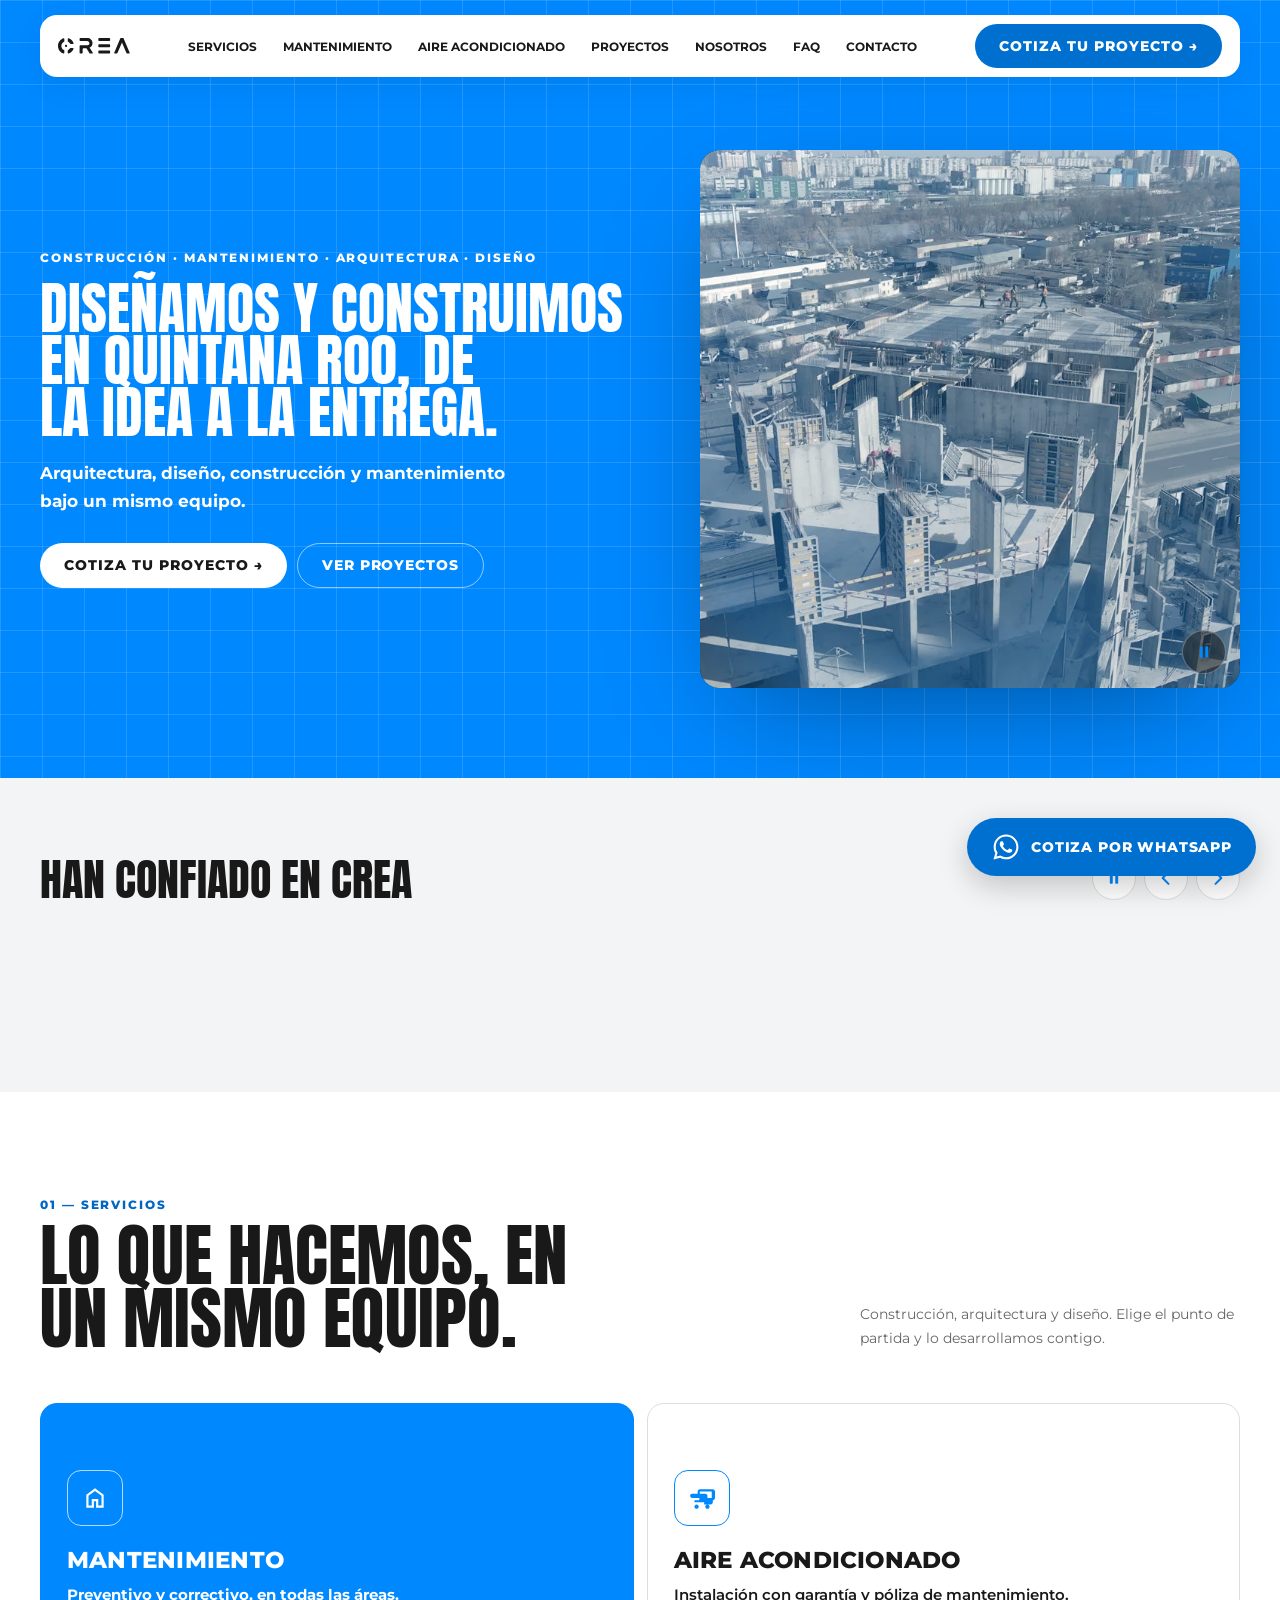
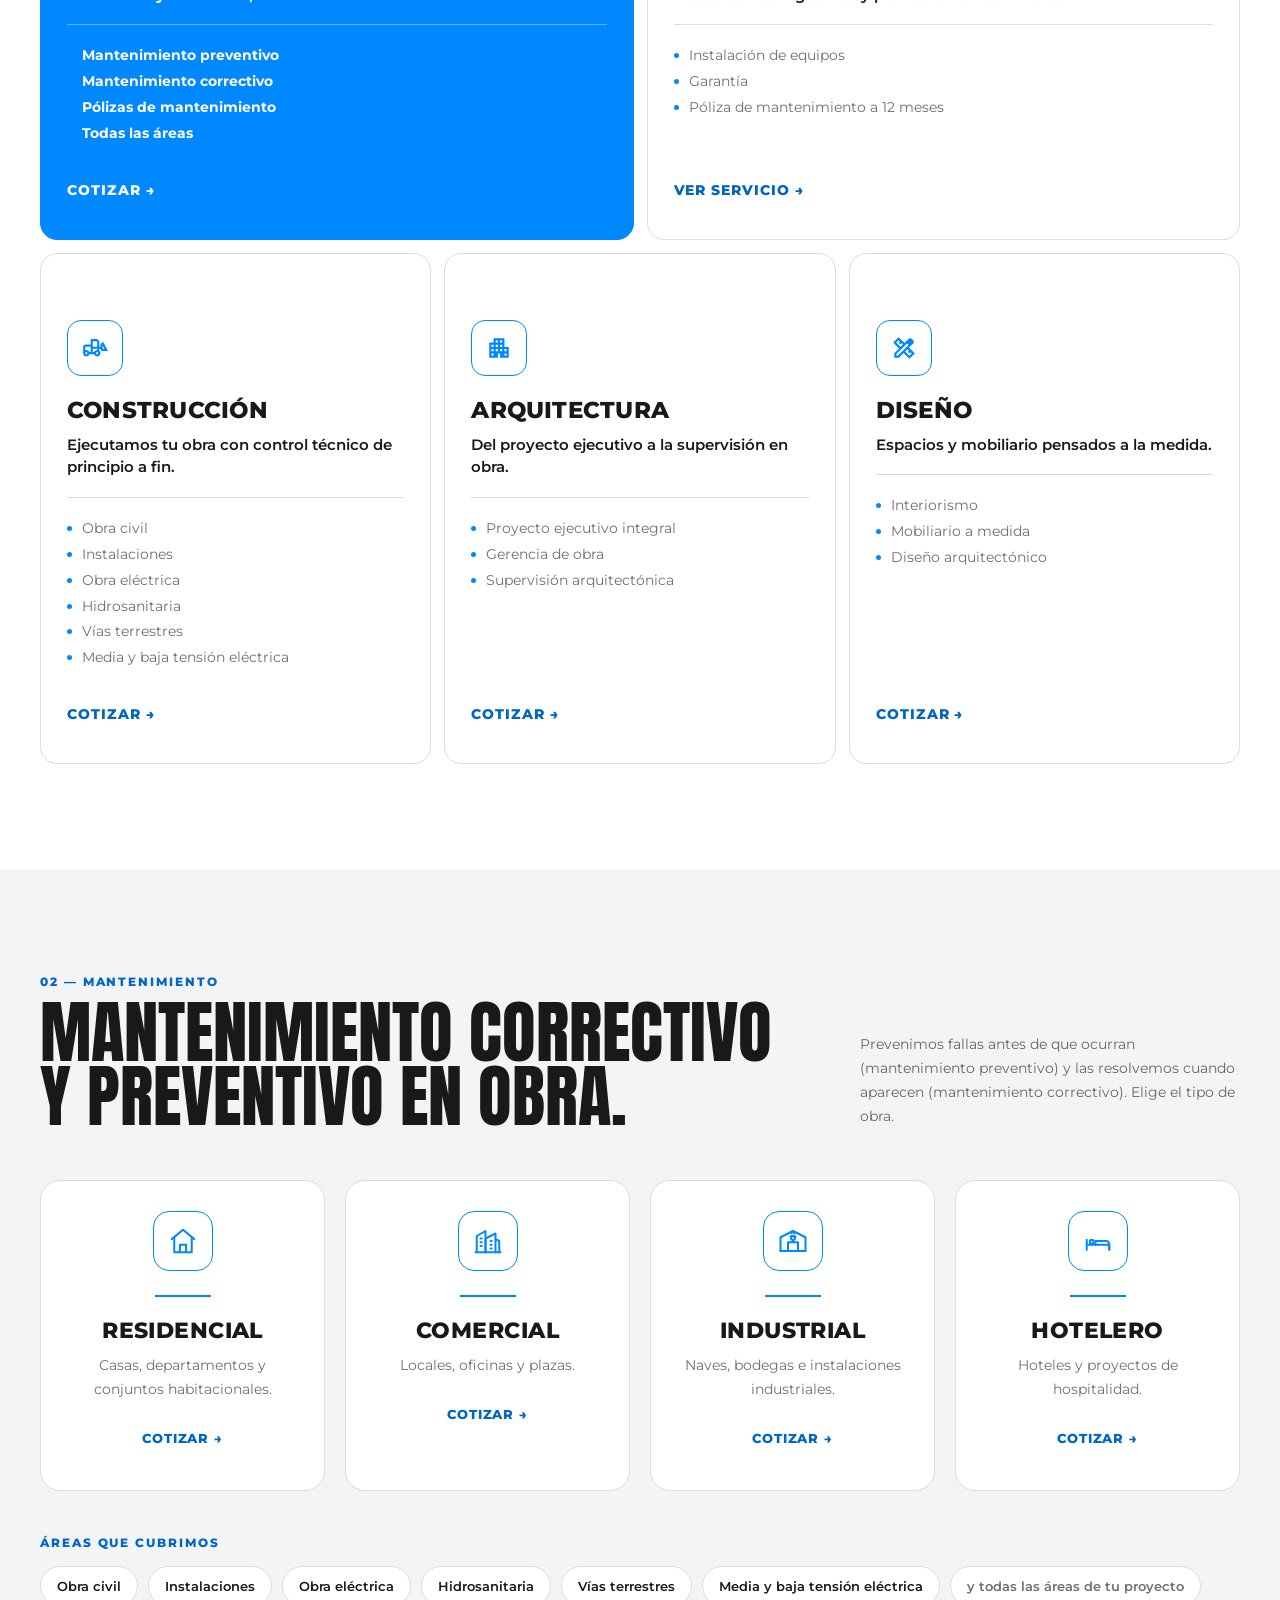
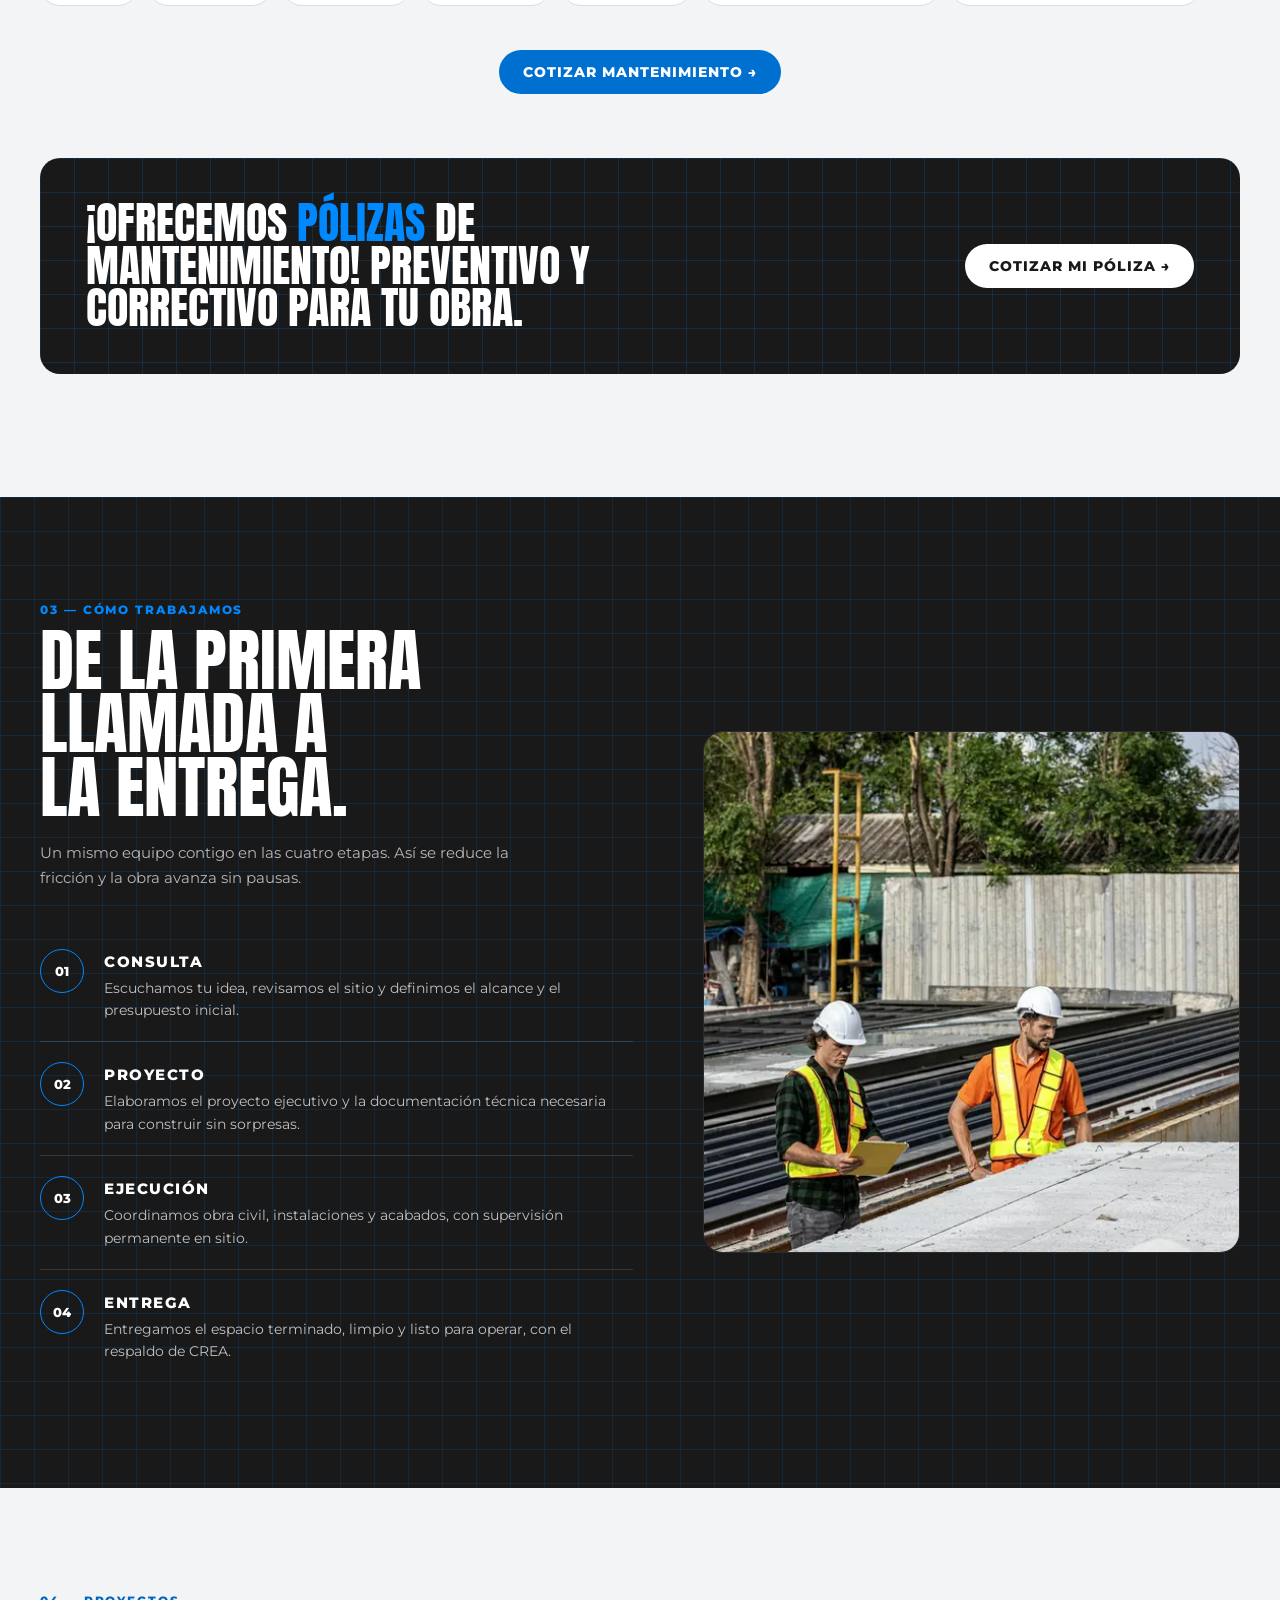
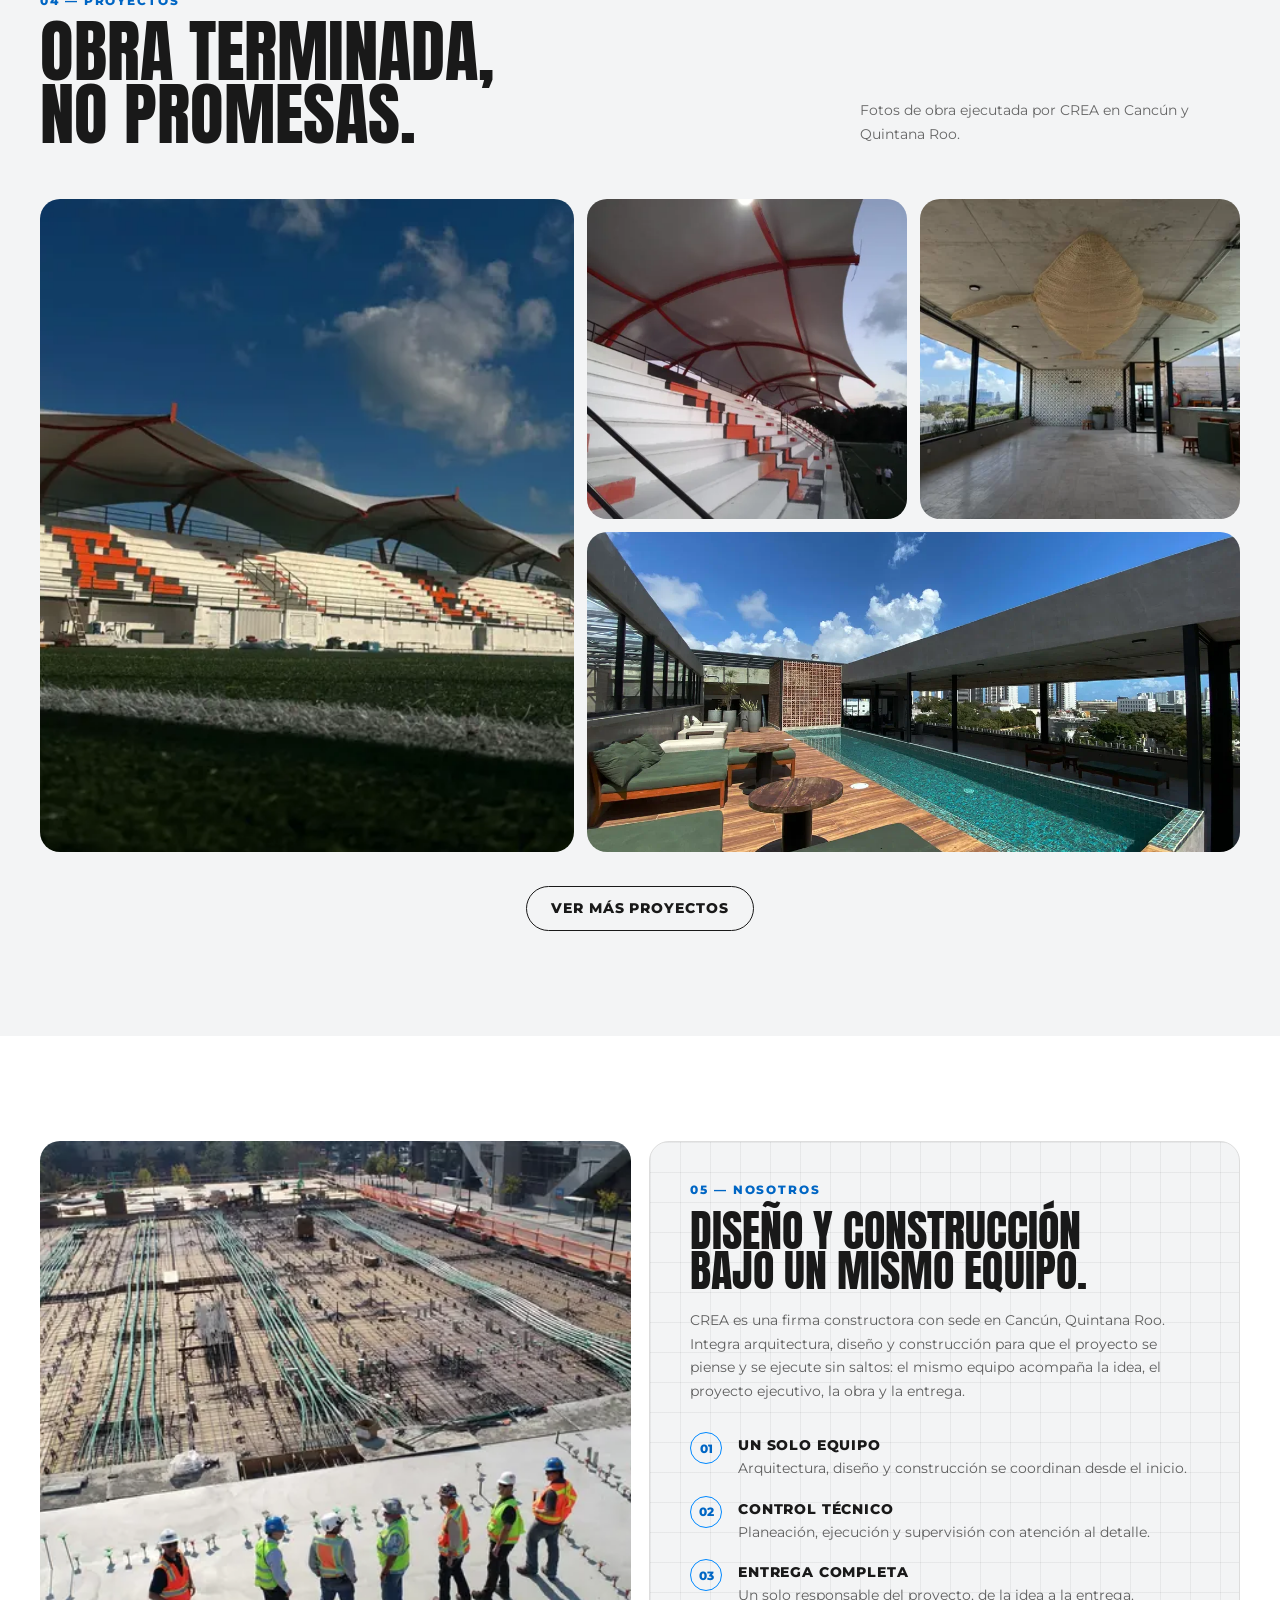
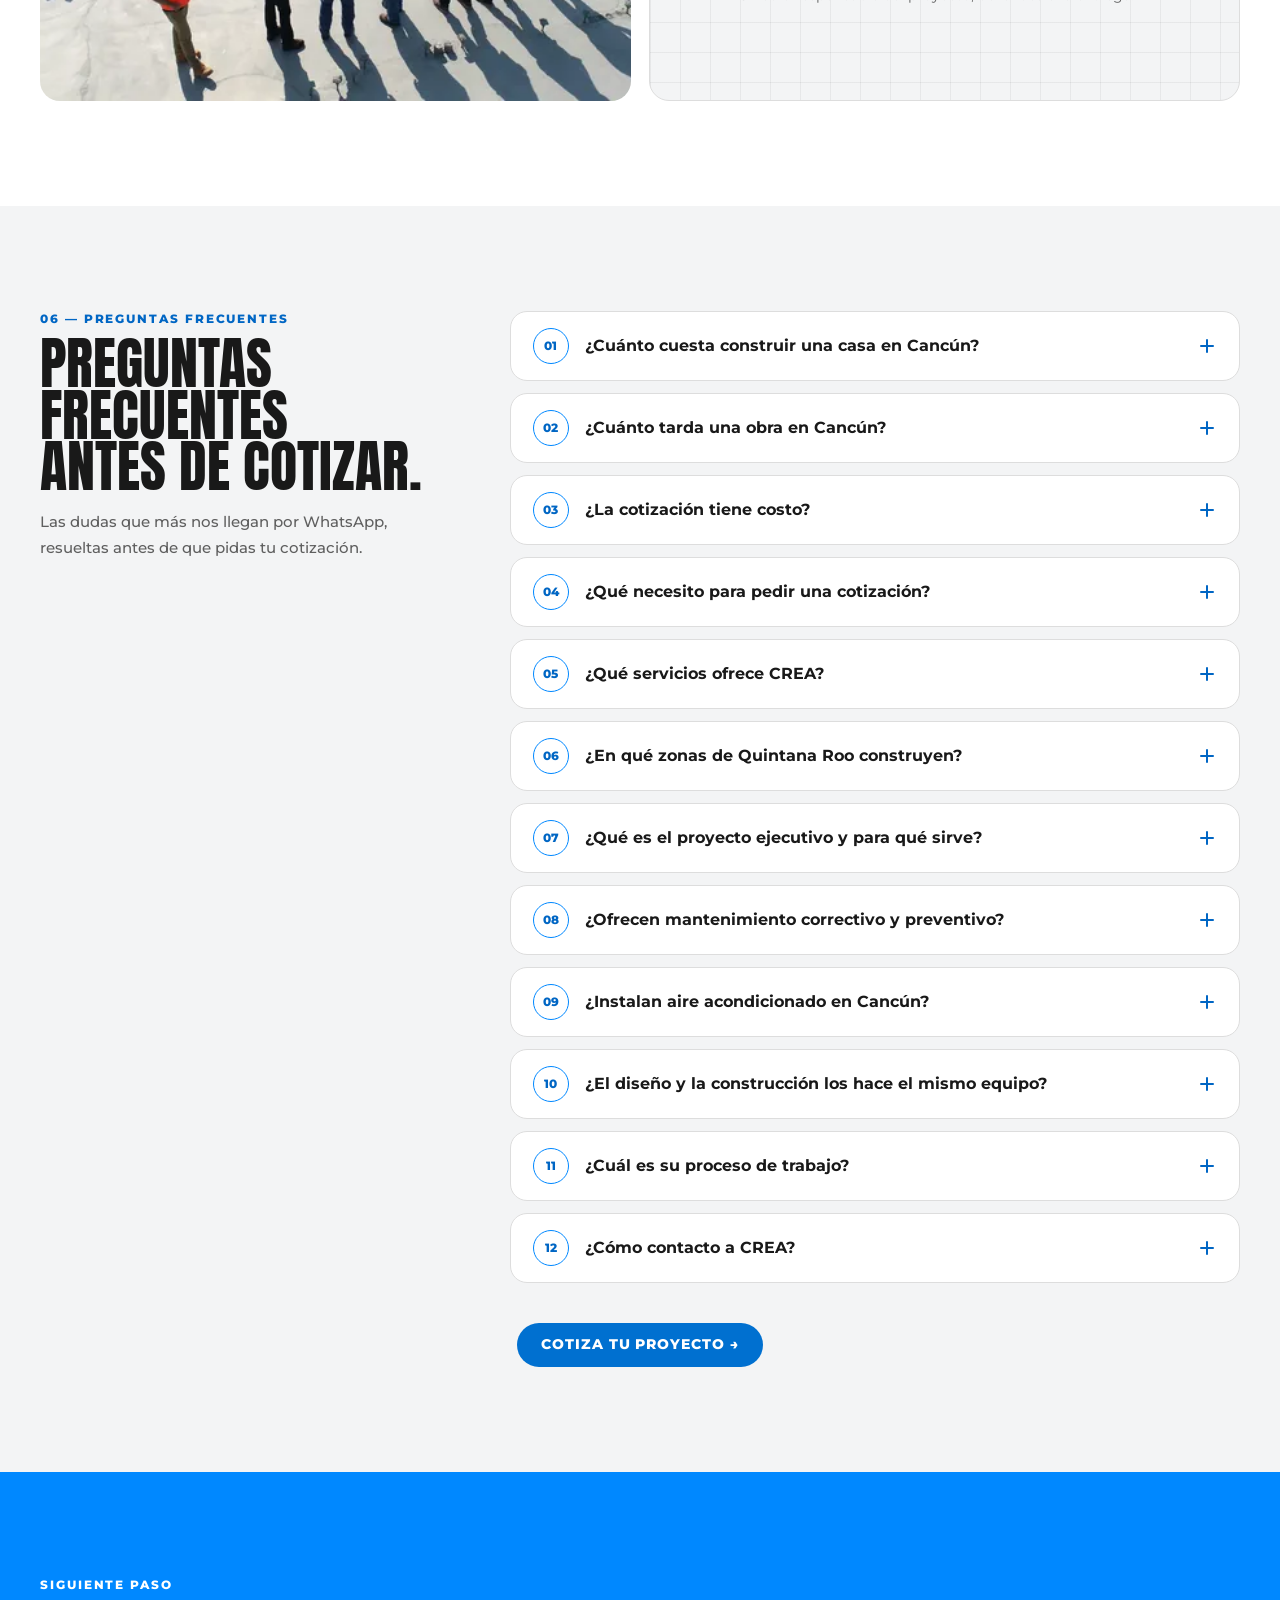
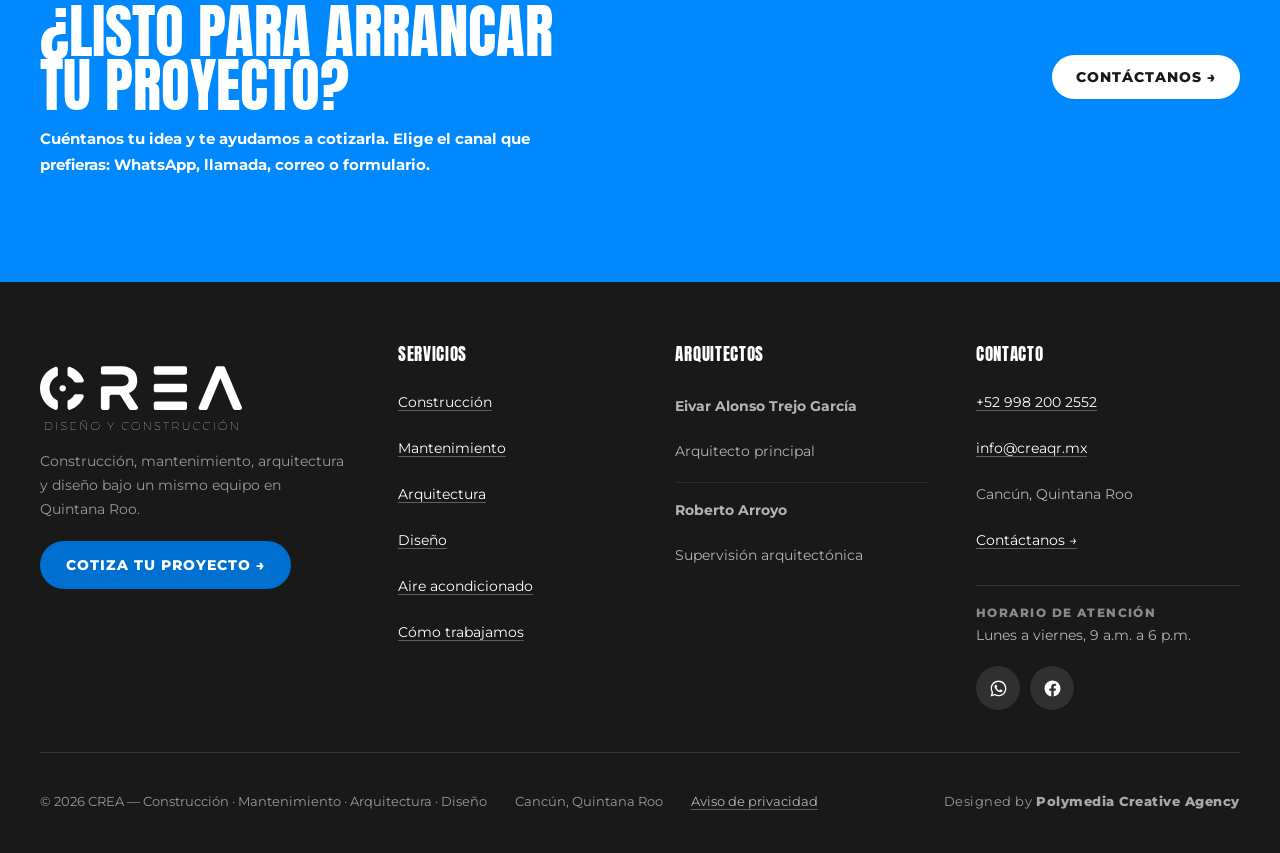
<file: index.html>
<!doctype html>
<html lang="es">
<head>
<meta charset="utf-8">
<meta name="viewport" content="width=device-width,initial-scale=1">
<title>Construcción y arquitectura en Cancún, Quintana Roo | CREA</title>
<meta name="description" content="CREA es firma constructora en Cancún, Quintana Roo. Integra construcción, arquitectura y diseño, y ofrece mantenimiento preventivo y correctivo residencial, comercial, industrial y hotelero, y pólizas de mantenimiento. Cotiza tu proyecto por WhatsApp.">
<link rel="canonical" href="https://creaqr.mx/">
<meta name="theme-color" content="#0088ff">

<meta property="og:type" content="website">
<meta property="og:locale" content="es_MX">
<meta property="og:site_name" content="CREA">
<meta property="og:url" content="https://creaqr.mx/">
<meta property="og:title" content="CREA — Construcción, Arquitectura y Diseño en Cancún">
<meta property="og:description" content="Arquitectura, diseño y construcción bajo un mismo equipo en Cancún y Quintana Roo, con mantenimiento preventivo y correctivo residencial, comercial, industrial y hotelero, y pólizas de mantenimiento. Escríbenos por WhatsApp y cotiza tu proyecto.">
<meta property="og:image" content="https://creaqr.mx/assets/img/og-crea.jpg">
<meta property="og:image:width" content="1200">
<meta property="og:image:height" content="630">
<meta property="og:image:alt" content="Obra ejecutada por CREA en Cancún, Quintana Roo">
<meta name="twitter:card" content="summary_large_image">

<link rel="preconnect" href="https://fonts.googleapis.com">
<link rel="preconnect" href="https://fonts.gstatic.com" crossorigin>
<link rel="stylesheet" href="https://fonts.googleapis.com/css2?family=Montserrat:wght@400;500;600;700;800&family=Anton&display=swap">
<link rel="stylesheet" href="css/styles.css">
<link rel="icon" href="assets/Crea_logo_asset-02.svg" type="image/svg+xml">

<script type="application/ld+json">
{
  "@context": "https://schema.org",
  "@type": ["LocalBusiness", "GeneralContractor"],
  "name": "CREA",
  "description": "CREA: construcción, mantenimiento preventivo y correctivo, arquitectura y diseño en Cancún, Quintana Roo. Arquitectura, diseño, construcción y mantenimiento bajo un mismo equipo.",
  "url": "https://creaqr.mx/",
  "image": "https://creaqr.mx/assets/img/og-crea.jpg",
  "logo": "https://creaqr.mx/assets/Crea_logo_asset-01.svg",
  "telephone": "+529982002552",
  "email": "info@creaqr.mx",
  "address": {
    "@type": "PostalAddress",
    "addressLocality": "Cancún",
    "addressRegion": "Quintana Roo",
    "addressCountry": "MX"
  },
  "areaServed": [
    { "@type": "State", "name": "Quintana Roo" },
    { "@type": "Place", "name": "Cancún" }
  ],
  "knowsAbout": [
    "Obra civil",
    "Instalaciones eléctricas e hidrosanitarias",
    "Proyecto ejecutivo integral",
    "Gerencia de obra",
    "Supervisión arquitectónica",
    "Interiorismo",
    "Mobiliario a medida"
  ]
}
</script>

<!-- FAQPage: el texto debe coincidir con el visible de la sección #faq. -->
<script type="application/ld+json">
{
  "@context": "https://schema.org",
  "@type": "FAQPage",
  "mainEntity": [
    {
      "@type": "Question",
      "name": "¿Cuánto cuesta construir una casa en Cancún?",
      "acceptedAnswer": {
        "@type": "Answer",
        "text": "En Cancún, la construcción residencial se cotiza en 2026 entre $12,000 y $24,000 MXN por metro cuadrado, según el nivel de acabados. Ese rango no incluye el terreno, el proyecto ejecutivo ni los trámites. El costo final depende de la superficie, los materiales, las condiciones del suelo —en Cancún el subsuelo es calcáreo y conviene estudiarlo— y el reglamento del fraccionamiento. En CREA preparamos una cotización a la medida, sin costo."
      }
    },
    {
      "@type": "Question",
      "name": "¿Cuánto tarda una obra en Cancún?",
      "acceptedAnswer": {
        "@type": "Answer",
        "text": "Una obra residencial en Cancún suele tomar entre 8 y 14 meses de construcción, más 2 a 4 meses de proyecto ejecutivo y trámites, que pueden avanzar en paralelo. El plazo depende de la superficie, la complejidad del diseño, los permisos y la temporada: de junio a noviembre las lluvias pueden añadir semanas. El calendario se define en la etapa de proyecto, antes de arrancar la obra."
      }
    },
    {
      "@type": "Question",
      "name": "¿La cotización tiene costo?",
      "acceptedAnswer": {
        "@type": "Answer",
        "text": "No. La cotización de CREA no tiene costo. Compártenos el tipo de obra, la ubicación, la superficie aproximada y, si lo tienes, el plano o proyecto ejecutivo; con esa información preparamos una propuesta y la revisamos contigo por WhatsApp, correo o el formulario de contacto."
      }
    },
    {
      "@type": "Question",
      "name": "¿Qué necesito para pedir una cotización?",
      "acceptedAnswer": {
        "@type": "Answer",
        "text": "Para cotizar tu proyecto necesitamos el tipo de obra (construcción, arquitectura, diseño, mantenimiento o aire acondicionado), la ubicación, la superficie aproximada y una idea del alcance. Si ya tienes plano, proyecto ejecutivo o renders, compártelos: la cotización será más precisa. Si apenas tienes el terreno o la idea, también podemos ayudarte desde el diseño. Escríbenos por WhatsApp o usa el formulario de contacto."
      }
    },
    {
      "@type": "Question",
      "name": "¿Qué servicios ofrece CREA?",
      "acceptedAnswer": {
        "@type": "Answer",
        "text": "CREA integra cuatro áreas: construcción (obra civil, instalaciones, obra eléctrica, hidrosanitaria, vías terrestres y media y baja tensión), arquitectura (proyecto ejecutivo integral, gerencia de obra y supervisión arquitectónica), diseño (interiorismo, mobiliario a medida y diseño arquitectónico) y mantenimiento preventivo y correctivo. También instala aire acondicionado. Todo con un mismo equipo, de la idea a la entrega, en Cancún y Quintana Roo."
      }
    },
    {
      "@type": "Question",
      "name": "¿En qué zonas de Quintana Roo construyen?",
      "acceptedAnswer": {
        "@type": "Answer",
        "text": "CREA tiene su sede en Cancún y trabaja en todo Quintana Roo. Si tu proyecto está en otra zona del estado, escríbenos con la ubicación y el alcance; revisamos la viabilidad y te confirmamos la cobertura antes de cotizar."
      }
    },
    {
      "@type": "Question",
      "name": "¿Qué es el proyecto ejecutivo y para qué sirve?",
      "acceptedAnswer": {
        "@type": "Answer",
        "text": "El proyecto ejecutivo es el conjunto de planos, especificaciones e ingenierías que definen cómo se construye una obra: estructura, instalaciones eléctricas e hidrosanitarias y acabados. Sirve para cotizar con precisión, tramitar la licencia de construcción y ejecutar sin improvisaciones; sin él, los cambios en obra encarecen el proyecto. En CREA se desarrolla como parte del servicio de arquitectura."
      }
    },
    {
      "@type": "Question",
      "name": "¿Ofrecen mantenimiento correctivo y preventivo?",
      "acceptedAnswer": {
        "@type": "Answer",
        "text": "Sí. CREA da mantenimiento preventivo (revisiones programadas para evitar fallas) y correctivo (reparación de lo que ya falló) en obra residencial, comercial, industrial y hotelera. Cubrimos obra civil, instalaciones, obra eléctrica, hidrosanitaria, vías terrestres y media y baja tensión eléctrica. También ofrecemos pólizas de mantenimiento; escríbenos para revisar la cobertura de tu inmueble."
      }
    },
    {
      "@type": "Question",
      "name": "¿Instalan aire acondicionado en Cancún?",
      "acceptedAnswer": {
        "@type": "Answer",
        "text": "Sí. CREA instala aire acondicionado en Cancún con instaladores calificados, garantía y póliza de mantenimiento a 12 meses. Trabajamos equipos de LG, Mirage, York, Whirlpool y Mabe. El alcance de la instalación y las condiciones de la garantía se detallan en tu cotización. Conoce el servicio en la página de instalación de aire acondicionado."
      }
    },
    {
      "@type": "Question",
      "name": "¿El diseño y la construcción los hace el mismo equipo?",
      "acceptedAnswer": {
        "@type": "Answer",
        "text": "Sí. En CREA el diseño arquitectónico, el proyecto ejecutivo y la construcción los lleva el mismo equipo. Eso evita el traspaso de responsabilidades entre despachos y contratistas, reduce los cambios en obra y permite que la idea del proyecto llegue a la ejecución sin perder calidad. Es el diferenciador de la firma: arquitectura, diseño, construcción y mantenimiento bajo un mismo techo."
      }
    },
    {
      "@type": "Question",
      "name": "¿Cuál es su proceso de trabajo?",
      "acceptedAnswer": {
        "@type": "Answer",
        "text": "Trabajamos en cuatro etapas: consulta (escuchamos tu idea, el terreno y el presupuesto), proyecto (diseño, proyecto ejecutivo y cotización), ejecución (obra con supervisión y reportes de avance) y entrega (revisión final y cierre de la obra). Cada etapa cierra con tu aprobación antes de pasar a la siguiente."
      }
    },
    {
      "@type": "Question",
      "name": "¿Cómo contacto a CREA?",
      "acceptedAnswer": {
        "@type": "Answer",
        "text": "Puedes escribirnos por WhatsApp al +52 998 200 2552, enviar un correo a info@creaqr.mx o usar el formulario de la página de contacto. Atendemos de lunes a viernes, de 9 a.m. a 6 p.m. Para una cotización más rápida, compártenos el tipo de obra, la ubicación y la superficie aproximada."
      }
    }
  ]
}
</script>
</head>
<body>

<a class="skip" href="#main">Saltar al contenido</a>

<header>
  <div class="container nav">
    <a class="logo" href="#top" aria-label="CREA — inicio">
      <img src="assets/Crea_logo_asset-01-dark.svg" width="176" height="73" alt="CREA">
    </a>

    <nav class="navlinks" id="navlinks" aria-label="Principal">
      <a href="#servicios">Servicios</a>
      <a href="#mantenimiento">Mantenimiento</a>
      <a href="instalacion-aire-acondicionado-cancun/">Aire acondicionado</a>
      <a href="#proyectos">Proyectos</a>
      <a href="#nosotros">Nosotros</a>
      <a href="#faq">FAQ</a>
      <a href="contacto/">Contacto</a>
    </nav>

    <div class="nav-actions">
      <a class="btn blue nav-cta" href="contacto/" data-track="cta_ir_a_contacto" data-track-pos="header">Cotiza tu proyecto →</a>

      <a class="nav-wa" href="https://wa.me/5219982002552?text=Hola%2C%20me%20gustar%C3%ADa%20cotizar%20un%20proyecto%20con%20CREA." target="_blank" rel="noopener" data-track="whatsapp" data-track-pos="header-movil" aria-label="Escríbenos por WhatsApp">
        <svg viewBox="0 0 24 24" width="20" height="20" aria-hidden="true" focusable="false"><path fill="currentColor" d="M12.04 2C6.58 2 2.13 6.45 2.13 11.91c0 1.75.46 3.46 1.32 4.96L2 22l5.25-1.38c1.45.79 3.08 1.21 4.79 1.21 5.46 0 9.91-4.45 9.91-9.91S17.5 2 12.04 2m0 18.15c-1.48 0-2.93-.4-4.2-1.15l-.3-.18-3.12.82.83-3.04-.2-.31a8.2 8.2 0 0 1-1.26-4.38c0-4.54 3.7-8.23 8.25-8.23s8.25 3.69 8.25 8.23-3.7 8.24-8.25 8.24m4.52-6.16c-.25-.12-1.47-.72-1.69-.81-.23-.08-.39-.12-.56.13-.16.24-.64.8-.79.97-.14.16-.29.19-.54.06-.25-.12-1.05-.39-1.99-1.23-.74-.66-1.23-1.47-1.38-1.72-.14-.25-.01-.38.11-.5.11-.11.25-.29.37-.43.12-.15.17-.25.25-.41.08-.17.04-.31-.02-.43-.06-.12-.56-1.35-.77-1.85-.2-.48-.4-.42-.56-.43h-.47c-.17 0-.43.06-.66.31s-.86.85-.86 2.06.88 2.39 1 2.55c.13.17 1.74 2.65 4.21 3.72.59.25 1.05.4 1.4.52.59.19 1.13.16 1.55.1.47-.07 1.47-.6 1.68-1.18.2-.58.2-1.08.15-1.18-.06-.11-.23-.17-.48-.29"/></svg>
        <span>WhatsApp</span>
      </a>

      <button type="button" class="nav-toggle" id="nav-toggle" aria-expanded="false" aria-controls="navlinks">
        <span class="sr-only">Abrir menú</span>
        <span class="nav-toggle-bar" aria-hidden="true"></span>
        <span class="nav-toggle-bar" aria-hidden="true"></span>
        <span class="nav-toggle-bar" aria-hidden="true"></span>
      </button>
    </div>
  </div>
</header>

<main id="main">

  <!-- ============ 1. HERO ============ -->
  <section class="hero" id="top">
    <div class="hero-grid container">
      <div class="hero-content">
        <div class="eyebrow">Construcción · Mantenimiento · Arquitectura · Diseño</div>
        <h1 class="display">Diseñamos y construimos en Quintana Roo, de la idea a la entrega.</h1>
        <p>Arquitectura, diseño, construcción y mantenimiento bajo un mismo equipo.</p>
        <div class="actions">
          <a class="btn white" href="contacto/" data-track="cta_ir_a_contacto" data-track-pos="hero">Cotiza tu proyecto →</a>
          <a class="btn hero-link" href="#proyectos">Ver proyectos</a>
        </div>
      </div>
      <div class="hero-media" role="group" aria-label="Secuencia de obra en construcción">
        <video
          class="hero-video"
          playsinline
          muted
          loop
          preload="metadata"
          poster="assets/video/hero-obra-poster.webp"
          width="1280"
          height="720"
          aria-hidden="true"
          tabindex="-1"
        >
          <source src="assets/video/hero-obra.mp4" type="video/mp4">
        </video>
        <button
          type="button"
          class="hero-media-btn"
          data-hero-toggle
          aria-pressed="true"
          aria-label="Pausar video del hero"
        >
          <svg class="marquee-ico" viewBox="0 0 24 24" aria-hidden="true" focusable="false">
            <rect class="ico-pause" x="7" y="5" width="3.5" height="14" rx="1"></rect>
            <rect class="ico-pause" x="13.5" y="5" width="3.5" height="14" rx="1"></rect>
            <path class="ico-play" d="M8 5.5v13l11-6.5z"></path>
          </svg>
          <span class="sr-only">Pausar video del hero</span>
        </button>
      </div>
    </div>
  </section>

  <!-- ============ 2. BARRA DE CONFIANZA ============ -->
  <section class="clients" data-marquee aria-labelledby="clientes-titulo">
    <div class="container clients-head">
      <h2 class="display clients-title" id="clientes-titulo">Han confiado en CREA</h2>
      <div class="marquee-ctrl">
        <button type="button" class="marquee-btn" data-marquee-toggle aria-pressed="false">
          <svg class="marquee-ico" viewBox="0 0 24 24" aria-hidden="true" focusable="false">
            <rect class="ico-pause" x="7" y="5" width="3.5" height="14" rx="1"></rect>
            <rect class="ico-pause" x="13.5" y="5" width="3.5" height="14" rx="1"></rect>
            <path class="ico-play" d="M8 5.5v13l11-6.5z"></path>
          </svg>
          <span class="sr-only">Pausar logos</span>
        </button>
        <button type="button" class="marquee-btn" data-marquee-prev>
          <svg class="marquee-ico" viewBox="0 0 24 24" aria-hidden="true" focusable="false">
            <path class="ico-arrow" d="M15 5l-7 7 7 7"></path>
          </svg>
          <span class="sr-only">Logos anteriores</span>
        </button>
        <button type="button" class="marquee-btn" data-marquee-next>
          <svg class="marquee-ico" viewBox="0 0 24 24" aria-hidden="true" focusable="false">
            <path class="ico-arrow" d="M9 5l7 7-7 7"></path>
          </svg>
          <span class="sr-only">Logos siguientes</span>
        </button>
      </div>
    </div>

    <div class="marquee">
      <div class="marquee-viewport" tabindex="0" role="group" aria-label="Logos de empresas que han confiado en CREA, se desplazan automáticamente">
        <div class="marquee-track" data-marquee-track>
          <ul class="marquee-group" data-marquee-group>
            <li class="client"><img src="assets/img/clientes/Empresas_crea_assets-01.png" width="381" height="145" loading="lazy" decoding="async" alt="Logo de empresa cliente de CREA"></li>
            <li class="client"><img src="assets/img/clientes/Empresas_crea_assets-02.png" width="220" height="81" loading="lazy" decoding="async" alt="Logo de empresa cliente de CREA"></li>
            <li class="client"><img src="assets/img/clientes/Empresas_crea_assets-03.png" width="313" height="83" loading="lazy" decoding="async" alt="Logo de empresa cliente de CREA"></li>
            <li class="client"><img src="assets/img/clientes/Empresas_crea_assets-04.png" width="182" height="180" loading="lazy" decoding="async" alt="Logo de empresa cliente de CREA"></li>
            <li class="client"><img src="assets/img/clientes/Empresas_crea_assets-05.png" width="374" height="147" loading="lazy" decoding="async" alt="Logo de empresa cliente de CREA"></li>
            <li class="client"><img src="assets/img/clientes/Empresas_crea_assets-06.png" width="195" height="162" loading="lazy" decoding="async" alt="Logo de empresa cliente de CREA"></li>
            <li class="client"><img src="assets/img/clientes/Empresas_crea_assets-07.png" width="115" height="169" loading="lazy" decoding="async" alt="Logo de empresa cliente de CREA"></li>
            <li class="client"><img src="assets/img/clientes/Empresas_crea_assets-08.png" width="309" height="173" loading="lazy" decoding="async" alt="Logo de empresa cliente de CREA"></li>
            <li class="client"><img src="assets/img/clientes/Empresas_crea_assets-09.png" width="324" height="125" loading="lazy" decoding="async" alt="Logo de empresa cliente de CREA"></li>
            <li class="client"><img src="assets/img/clientes/Empresas_crea_assets-10.png" width="311" height="95" loading="lazy" decoding="async" alt="Logo de empresa cliente de CREA"></li>
            <li class="client"><img src="assets/img/clientes/Empresas_crea_assets-11.png" width="269" height="197" loading="lazy" decoding="async" alt="Logo de empresa cliente de CREA"></li>
            <li class="client"><img src="assets/img/clientes/Empresas_crea_assets-12.png" width="221" height="112" loading="lazy" decoding="async" alt="Logo de empresa cliente de CREA"></li>
            <li class="client"><img src="assets/img/clientes/Empresas_crea_assets-13.png" width="306" height="86" loading="lazy" decoding="async" alt="Logo de empresa cliente de CREA"></li>
            <li class="client"><img src="assets/img/clientes/Empresas_crea_assets-14.png" width="201" height="136" loading="lazy" decoding="async" alt="Logo de empresa cliente de CREA"></li>
            <li class="client"><img src="assets/img/clientes/Empresas_crea_assets-15.png" width="427" height="94" loading="lazy" decoding="async" alt="Logo de empresa cliente de CREA"></li>
            <li class="client"><img src="assets/img/clientes/Empresas_crea_assets-16.png" width="306" height="112" loading="lazy" decoding="async" alt="Logo de empresa cliente de CREA"></li>
            <li class="client"><img src="assets/img/clientes/Empresas_crea_assets-17.png" width="164" height="215" loading="lazy" decoding="async" alt="Logo de empresa cliente de CREA"></li>
            <li class="client"><img src="assets/img/clientes/Empresas_crea_assets-18.png" width="195" height="153" loading="lazy" decoding="async" alt="Logo de empresa cliente de CREA"></li>
            <li class="client"><img src="assets/img/clientes/Empresas_crea_assets-19.png" width="374" height="132" loading="lazy" decoding="async" alt="Logo de empresa cliente de CREA"></li>
            <li class="client"><img src="assets/img/clientes/Empresas_crea_assets-20.png" width="350" height="97" loading="lazy" decoding="async" alt="Logo de empresa cliente de CREA"></li>
            <li class="client"><img src="assets/img/clientes/Empresas_crea_assets-21.png" width="348" height="103" loading="lazy" decoding="async" alt="Logo de empresa cliente de CREA"></li>
          </ul>
        </div>
      </div>
    </div>
  </section>

  <!-- ============ 3. SERVICIOS ============ -->
  <section class="section services" id="servicios" aria-labelledby="servicios-titulo">
    <div class="container">
      <div class="head">
        <div>
          <div class="eyebrow">01 — Servicios</div>
          <h2 class="display" id="servicios-titulo">Lo que hacemos, en un mismo equipo.</h2>
        </div>
        <p>Construcción, arquitectura y diseño. Elige el punto de partida y lo desarrollamos contigo.</p>
      </div>

      <div class="cards services-grid">
        <article class="card card--featured">
          <div class="icon icon--light" aria-hidden="true">
            <svg viewBox="0 -960 960 960" focusable="false" fill="currentColor"><path d="M240-200h120v-240h240v240h120v-360L480-740 240-560v360Zm-80 80v-480l320-240 320 240v480H520v-240h-80v240H160Zm320-350Z"/></svg>
          </div>
          <h3>Mantenimiento</h3>
          <p class="card-benefit">Preventivo y correctivo, en todas las áreas.</p>
          <ul>
            <li>Mantenimiento preventivo</li>
            <li>Mantenimiento correctivo</li>
            <li>Pólizas de mantenimiento</li>
            <li>Todas las áreas</li>
          </ul>
          <a class="card-cta card-cta--light" href="contacto/?servicio=mantenimiento" data-track="cta_ir_a_contacto" data-track-pos="servicios-mantenimiento">Cotizar →</a>
        </article>

        <article class="card">
          <div class="icon" aria-hidden="true">
            <svg viewBox="0 -960 960 960" focusable="false" fill="currentColor"><path d="M280-80q-33 0-56.5-23.5T200-160q0-33 23.5-56.5T280-240q33 0 56.5 23.5T360-160q0 33-23.5 56.5T280-80Zm400 0q-33 0-56.5-23.5T600-160q0-33 23.5-56.5T680-240q33 0 56.5 23.5T760-160q0 33-23.5 56.5T680-80ZM200-320v-80h180v-80H120q-33 0-56.5-23.5T40-560q0-33 23.5-56.5T120-640h200v-80q0-33 23.5-56.5T400-800h480q33 0 56.5 23.5T960-720v240q0 33-23.5 56.5T880-400v80q0 33-23.5 56.5T800-240H560v-80H200Zm480-160h160v-240H400v80h200q33 0 56.5 23.5T680-560v80Z"/></svg>
          </div>
          <h3>Aire acondicionado</h3>
          <p class="card-benefit">Instalación con garantía y póliza de mantenimiento.</p>
          <ul>
            <li>Instalación de equipos</li>
            <li>Garantía</li>
            <li>Póliza de mantenimiento a 12 meses</li>
          </ul>
          <a class="card-cta" href="instalacion-aire-acondicionado-cancun/" data-track="ver_aire_acondicionado" data-track-pos="servicios-aire">Ver servicio →</a>
        </article>

        <article class="card">
          <div class="icon" aria-hidden="true">
            <svg viewBox="0 -960 960 960" focusable="false" fill="currentColor"><path d="M159-169q-50 0-84.5-35T40-289v-240q0-33 23.5-56.5T120-609h200v-200h200q50 0 85 35t35 85v160h39v-47q0-16 6.5-31t17.5-26l77-76 179 340H759q-33 0-56.5-23.5T679-449h-40v70q20 17 30.5 40.5T680-289q0 50-35 85t-85 35q-38 0-69-22t-45-58H273q-14 36-45 58t-69 22Zm0-80q17 0 29-11.5t12-28.5q0-17-11.5-28.5T160-329q-17 0-28.5 11.5T120-289q0 17 11 28.5t28 11.5Zm429.5-11.5Q600-272 600-289t-11.5-28.5Q577-329 560-329t-28.5 11.5Q520-306 520-289t11.5 28.5Q543-249 560-249t28.5-11.5ZM320-329v-200H120v127q10-4 19.5-5.5T160-409q38 0 69 22t44 58h47Zm80 0h46q13-36 44.5-58t69.5-22v-40H400v120Zm427-120-67-127v127h67Zm-427-80h160v-160q0-17-11.5-28.5T520-729H400v200Zm-80 200v-80 7-127 200Zm80 0v-120 120Z"/></svg>
          </div>
          <h3>Construcción</h3>
          <p class="card-benefit">Ejecutamos tu obra con control técnico de principio a fin.</p>
          <ul>
            <li>Obra civil</li>
            <li>Instalaciones</li>
            <li>Obra eléctrica</li>
            <li>Hidrosanitaria</li>
            <li>Vías terrestres</li>
            <li>Media y baja tensión eléctrica</li>
          </ul>
          <a class="card-cta" href="contacto/?servicio=construccion" data-track="cta_ir_a_contacto" data-track-pos="servicios-construccion">Cotizar →</a>
        </article>

        <article class="card">
          <div class="icon" aria-hidden="true">
            <svg viewBox="0 -960 960 960" focusable="false" fill="currentColor"><path d="M120-120v-560h160v-160h400v320h160v400H520v-160h-80v160H120Zm80-80h80v-80h-80v80Zm0-160h80v-80h-80v80Zm0-160h80v-80h-80v80Zm160 160h80v-80h-80v80Zm0-160h80v-80h-80v80Zm0-160h80v-80h-80v80Zm160 320h80v-80h-80v80Zm0-160h80v-80h-80v80Zm0-160h80v-80h-80v80Zm160 480h80v-80h-80v80Zm0-160h80v-80h-80v80Z"/></svg>
          </div>
          <h3>Arquitectura</h3>
          <p class="card-benefit">Del proyecto ejecutivo a la supervisión en obra.</p>
          <ul>
            <li>Proyecto ejecutivo integral</li>
            <li>Gerencia de obra</li>
            <li>Supervisión arquitectónica</li>
          </ul>
          <a class="card-cta" href="contacto/?servicio=arquitectura" data-track="cta_ir_a_contacto" data-track-pos="servicios-arquitectura">Cotizar →</a>
        </article>

        <article class="card">
          <div class="icon" aria-hidden="true">
            <svg viewBox="0 -960 960 960" focusable="false" fill="currentColor"><path d="m352-522 86-87-56-57-44 44-56-56 43-44-45-45-87 87 159 158Zm328 329 87-87-45-45-44 43-56-56 43-44-57-56-86 86 158 159Zm24-567 57 57-57-57ZM290-120H120v-170l175-175L80-680l200-200 216 216 151-152q12-12 27-18t31-6q16 0 31 6t27 18l53 54q12 12 18 27t6 31q0 16-6 30.5T816-647L665-495l215 215L680-80 465-295 290-120Zm-90-80h56l392-391-57-57-391 392v56Zm420-419-29-29 57 57-28-28Z"/></svg>
          </div>
          <h3>Diseño</h3>
          <p class="card-benefit">Espacios y mobiliario pensados a la medida.</p>
          <ul>
            <li>Interiorismo</li>
            <li>Mobiliario a medida</li>
            <li>Diseño arquitectónico</li>
          </ul>
          <a class="card-cta" href="contacto/?servicio=diseno" data-track="cta_ir_a_contacto" data-track-pos="servicios-diseno">Cotizar →</a>
        </article>
      </div>

      <!--<p class="section-note"><strong>[VALIDAR CON CREA]</strong> — Beneficios de cada servicio, redactados como borrador.</p>-->
    </div>
  </section>

  <!-- ============ 4. MANTENIMIENTO ============ -->
  <section class="section mantenimiento" id="mantenimiento" aria-labelledby="mantenimiento-titulo">
    <div class="container">
      <div class="head">
        <div>
          <div class="eyebrow">02 — Mantenimiento</div>
          <h2 class="display" id="mantenimiento-titulo">Mantenimiento correctivo y preventivo en obra.</h2>
        </div>
        <p>Prevenimos fallas antes de que ocurran (mantenimiento preventivo) y las resolvemos cuando aparecen (mantenimiento correctivo). Elige el tipo de obra.</p>
      </div>

      <div class="sectores-grid">
        <a class="sector-card" href="contacto/?servicio=mantenimiento&sector=residencial" data-track="cta_ir_a_contacto" data-track-pos="sector-residencial">
          <div class="sector-icon" aria-hidden="true">
            <svg viewBox="0 0 24 24" fill="none" stroke="currentColor" stroke-width="1.6" stroke-linecap="round" stroke-linejoin="round" focusable="false"><path d="M3 10.5 12 3l9 7.5"/><path d="M5 9.5V21h14V9.5"/><path d="M9.5 21v-6h5v6"/></svg>
          </div>
          <div class="sector-line" aria-hidden="true"></div>
          <h3>Residencial</h3>
          <p>Casas, departamentos y conjuntos habitacionales.</p>
          <span class="sector-cta">Cotizar →</span>
        </a>

        <a class="sector-card" href="contacto/?servicio=mantenimiento&sector=comercial" data-track="cta_ir_a_contacto" data-track-pos="sector-comercial">
          <div class="sector-icon" aria-hidden="true">
            <svg viewBox="0 0 24 24" fill="none" stroke="currentColor" stroke-width="1.6" stroke-linecap="round" stroke-linejoin="round" focusable="false"><path d="M3 21V8l7-4v17"/><path d="M10 21V10l8-4v15"/><path d="M21 21V12l-3-1.5"/><path d="M2 21h20"/><path d="M6 10h1M6 13h1M6 16h1M14 12h1M14 15h1M14 18h1"/></svg>
          </div>
          <div class="sector-line" aria-hidden="true"></div>
          <h3>Comercial</h3>
          <p>Locales, oficinas y plazas.</p>
          <span class="sector-cta">Cotizar →</span>
        </a>

        <a class="sector-card" href="contacto/?servicio=mantenimiento&sector=industrial" data-track="cta_ir_a_contacto" data-track-pos="sector-industrial">
          <div class="sector-icon" aria-hidden="true">
            <svg viewBox="0 0 24 24" fill="none" stroke="currentColor" stroke-width="1.6" stroke-linecap="round" stroke-linejoin="round" focusable="false"><path d="M2 20V9l10-5 10 5v11"/><path d="M8 20v-7h8v7"/><path d="M2 20h20"/><circle cx="12" cy="9.5" r="1.6"/><path d="M11 4.7v1.2M13 4.7v1.2M12 11.1v1.2M9.9 8.2l.9.7M14.1 8.2l-.9.7"/></svg>
          </div>
          <div class="sector-line" aria-hidden="true"></div>
          <h3>Industrial</h3>
          <p>Naves, bodegas e instalaciones industriales.</p>
          <span class="sector-cta">Cotizar →</span>
        </a>

        <a class="sector-card" href="contacto/?servicio=mantenimiento&sector=hotelero" data-track="cta_ir_a_contacto" data-track-pos="sector-hotelero">
          <div class="sector-icon" aria-hidden="true">
            <svg viewBox="0 0 24 24" fill="none" stroke="currentColor" stroke-width="1.6" stroke-linecap="round" stroke-linejoin="round" focusable="false"><path d="M3 19v-8"/><path d="M3 15h18v4"/><path d="M21 19v-4.5A2.5 2.5 0 0 0 18.5 12H10v3"/><circle cx="7" cy="12.5" r="1.5"/></svg>
          </div>
          <div class="sector-line" aria-hidden="true"></div>
          <h3>Hotelero</h3>
          <p>Hoteles y proyectos de hospitalidad.</p>
          <span class="sector-cta">Cotizar →</span>
        </a>
      </div>

      <div class="mantenimiento-areas">
        <div class="eyebrow">Áreas que cubrimos</div>
        <div class="area-chips">
          <span class="chip">Obra civil</span>
          <span class="chip">Instalaciones</span>
          <span class="chip">Obra eléctrica</span>
          <span class="chip">Hidrosanitaria</span>
          <span class="chip">Vías terrestres</span>
          <span class="chip">Media y baja tensión eléctrica</span>
          <span class="chip chip--muted">y todas las áreas de tu proyecto</span>
        </div>
      </div>

      <div class="sectores-cta">
        <a class="btn blue" href="contacto/?servicio=mantenimiento" data-track="cta_ir_a_contacto mantenimiento_seccion_principal" data-track-pos="mantenimiento_seccion_principal">Cotizar mantenimiento →</a>
      </div>

      <div class="mantenimiento-banner">
        <p class="mantenimiento-banner-txt">¡Ofrecemos <span>pólizas</span> de mantenimiento! Preventivo y correctivo para tu obra.</p>
        <a class="btn white" href="contacto/?servicio=mantenimiento&tipo=poliza" data-track="cta_ir_a_contacto mantenimiento_banner" data-track-pos="mantenimiento_banner">Cotizar mi póliza →</a>
      </div>

      <!-- Pendiente de CREA: qué incluyen las pólizas de mantenimiento, tiempos de respuesta y cobertura. -->
    </div>
  </section>

  <!-- ============ 5. PROCESO ============ -->
  <section class="section proceso" id="proceso" aria-labelledby="proceso-titulo">
    <div class="container proceso-grid">
      <div class="proceso-copy">
        <div class="eyebrow">03 — Cómo trabajamos</div>
        <h2 class="display" id="proceso-titulo">De la primera llamada a la entrega.</h2>
        <p class="proceso-lead">Un mismo equipo contigo en las cuatro etapas. Así se reduce la fricción y la obra avanza sin pausas.</p>

        <ol class="steps">
          <li class="step">
            <span class="step-num" aria-hidden="true">01</span>
            <div>
              <h3>Consulta</h3>
              <p>Escuchamos tu idea, revisamos el sitio y definimos el alcance y el presupuesto inicial.</p>
            </div>
          </li>
          <li class="step">
            <span class="step-num" aria-hidden="true">02</span>
            <div>
              <h3>Proyecto</h3>
              <p>Elaboramos el proyecto ejecutivo y la documentación técnica necesaria para construir sin sorpresas.</p>
            </div>
          </li>
          <li class="step">
            <span class="step-num" aria-hidden="true">03</span>
            <div>
              <h3>Ejecución</h3>
              <p>Coordinamos obra civil, instalaciones y acabados, con supervisión permanente en sitio.</p>
            </div>
          </li>
          <li class="step">
            <span class="step-num" aria-hidden="true">04</span>
            <div>
              <h3>Entrega</h3>
              <p>Entregamos el espacio terminado, limpio y listo para operar, con el respaldo de CREA.</p>
            </div>
          </li>
        </ol>
      </div>

      <!--
        IMAGEN DE STOCK - Unsplash (gratuita, Unsplash License).
        Autor: shutter pixel / Getty via Unsplash. Foto: photo-1742112125554-fdb788faedaa
        Para cambiar de foto: baja el WebP desde images.unsplash.com, genera los tres
        tamanos (480/768/1200) en assets/img/stock/ y actualiza srcset + alt.
        Es imagen de archivo, no obra de CREA: el alt lo dice de forma explicita.
      -->
      <figure class="proceso-media">
        <img src="assets/img/stock/proceso-arquitectos-768.webp"
          srcset="assets/img/stock/proceso-arquitectos-480.webp 480w, assets/img/stock/proceso-arquitectos-768.webp 768w, assets/img/stock/proceso-arquitectos-1200.webp 1200w"
          sizes="(max-width:800px) calc(100vw - 40px), 44vw" width="1200" height="800" loading="lazy" decoding="async"
          alt="Arquitectos e ingenieros revisan planos y discuten el avance junto a una estructura de concreto en obra. Imagen de archivo con fines ilustrativos, no corresponde a una obra de CREA.">
      </figure>
    </div>
  </section>

  <!--
    PORTAFOLIO — la lista de fotos vive en un solo lugar: el arreglo PROYECTOS
    de js/main.js, que dibuja estas dos rejillas. No dupliques tarjetas aquí.
    Las marcadas como destacada van en .projects--featured (la primera es la
    grande de 500px; la última ocupa el ancho completo) y las demás en
    #proyectos-galeria, que despliega el botón "Ver más proyectos" (el botón
    va después de la galería, al final de las fotos).
    Para cambiar fotos o el orden, edita PROYECTOS en js/main.js.
    Nombre, ubicación y tipo de cada proyecto: [POR CONFIRMAR].
  -->
  <section class="section proyectos" id="proyectos" aria-labelledby="proyectos-titulo">
    <div class="container">
      <div class="head">
        <div>
          <div class="eyebrow">04 — Proyectos</div>
          <h2 class="display" id="proyectos-titulo">Obra terminada, no promesas.</h2>
        </div>
        <p>Fotos de obra ejecutada por CREA en Cancún y Quintana Roo.</p>
      </div>

      <div class="projects projects--featured" id="proyectos-destacados"></div>

      <!-- Pendiente de CREA: nombre, ubicación y tipo de cada proyecto. -->
      <div class="projects projects-gallery" id="proyectos-galeria" hidden></div>

      <!-- El botón va después de la galería: al expandir queda al final de las fotos. -->
      <div class="projects-toggle">
        <button type="button" class="btn white btn-outline" id="toggle-galeria" aria-expanded="false" aria-controls="proyectos-galeria">
          Ver más proyectos
        </button>
      </div>

      <noscript>
        <p class="section-note">Las fotos de obra se cargan con JavaScript. Si no te aparecen, escríbenos y te las enviamos por WhatsApp: <a data-track="whatsapp" data-ubicacion="proyectos-noscript" href="https://wa.me/5219982002552?text=Hola%2C%20me%20gustar%C3%ADa%20cotizar%20un%20proyecto%20con%20CREA.">+52 998 200 2552</a>.</p>
      </noscript>
    </div>
  </section>

  <!-- ============ 6. NOSOTROS ============ -->
  <section class="section nosotros" id="nosotros" aria-labelledby="nosotros-titulo">
    <div class="container">
      <div class="about">
        <div class="about-img">
          <img src="assets/img/stock/nosotros-construccion-768.webp"
            srcset="assets/img/stock/nosotros-construccion-480.webp 480w, assets/img/stock/nosotros-construccion-768.webp 768w, assets/img/stock/nosotros-construccion-1200.webp 1200w"
            sizes="(max-width:800px) 100vw, 50vw" width="1600" height="900" loading="lazy" decoding="async"
            alt="Siete trabajadores de la construcción sobre una superficie de concreto. Imagen de archivo con fines ilustrativos, no corresponde a una obra de CREA.">
        </div>
        <div class="about-copy">
          <div class="eyebrow">05 — Nosotros</div>
          <h2 class="display about-title" id="nosotros-titulo">Diseño y construcción bajo un mismo equipo.</h2>
          <p>CREA es una firma constructora con sede en Cancún, Quintana Roo. Integra arquitectura, diseño y construcción para que el proyecto se piense y se ejecute sin saltos: el mismo equipo acompaña la idea, el proyecto ejecutivo, la obra y la entrega.</p>
          <!-- Pendiente de CREA: año de fundación, trayectoria, composición del equipo y cobertura geográfica exacta. -->

          <div class="points">
            <div class="point">
              <div class="point-num" aria-hidden="true">01</div>
              <div>
                <h3>Un solo equipo</h3>
                <p>Arquitectura, diseño y construcción se coordinan desde el inicio.</p>
              </div>
            </div>
            <div class="point">
              <div class="point-num" aria-hidden="true">02</div>
              <div>
                <h3>Control técnico</h3>
                <p>Planeación, ejecución y supervisión con atención al detalle.</p>
              </div>
            </div>
            <div class="point">
              <div class="point-num" aria-hidden="true">03</div>
              <div>
                <h3>Entrega completa</h3>
                <p>Un solo responsable del proyecto, de la idea a la entrega.</p>
              </div>
            </div>
          </div>
        </div>
      </div>
    </div>
  </section>

  <!--
    TESTIMONIOS — sección deliberadamente ausente: AGENTS.md pide incluirla solo si CREA
    aporta material real. Cuando exista, va aquí, entre Nosotros y la banda de cierre.
  -->

  <!-- ============ 7. PREGUNTAS FRECUENTES ============ -->
  <!--
    FAQ con objetivo SEO y GEO: preguntas en el lenguaje en que las busca la gente,
    respuestas directas y autónomas (que se entiendan fuera de contexto), y schema
    FAQPage con el mismo texto visible. Sin enlaces internos dentro de las respuestas
    salvo la de aire acondicionado, para que el schema coincida con el texto.
    Rangos de mercado 2026: pendientes de confirmación por CREA.
    Pendiente de CREA: ¿tramitan permisos y licencias? (consulta frecuente del sector;
    no se incluye hasta confirmarlo).
  -->
  <section class="section faq" id="faq" aria-labelledby="faq-titulo">
    <div class="container">
      <div class="faq-inner">
        <div class="faq-head">
          <div class="eyebrow">06 — Preguntas frecuentes</div>
          <h2 class="display" id="faq-titulo">Preguntas frecuentes antes de cotizar.</h2>
          <p class="faq-lead">Las dudas que más nos llegan por WhatsApp, resueltas antes de que pidas tu cotización.</p>
        </div>

        <div class="faq-list">
          <details class="faq-item" data-track="faq_abrir" data-track-pos="faq-01">
            <summary>
              <span class="faq-num" aria-hidden="true">01</span>
              <h3 class="faq-q">¿Cuánto cuesta construir una casa en Cancún?</h3>
              <span class="faq-icon" aria-hidden="true"></span>
            </summary>
            <div class="faq-body">
              <p>En Cancún, la construcción residencial se cotiza en 2026 entre $12,000 y $24,000 MXN por metro cuadrado, según el nivel de acabados. Ese rango no incluye el terreno, el proyecto ejecutivo ni los trámites. El costo final depende de la superficie, los materiales, las condiciones del suelo —en Cancún el subsuelo es calcáreo y conviene estudiarlo— y el reglamento del fraccionamiento. En CREA preparamos una cotización a la medida, sin costo.</p>
            </div>
          </details>

          <details class="faq-item" data-track="faq_abrir" data-track-pos="faq-02">
            <summary>
              <span class="faq-num" aria-hidden="true">02</span>
              <h3 class="faq-q">¿Cuánto tarda una obra en Cancún?</h3>
              <span class="faq-icon" aria-hidden="true"></span>
            </summary>
            <div class="faq-body">
              <p>Una obra residencial en Cancún suele tomar entre 8 y 14 meses de construcción, más 2 a 4 meses de proyecto ejecutivo y trámites, que pueden avanzar en paralelo. El plazo depende de la superficie, la complejidad del diseño, los permisos y la temporada: de junio a noviembre las lluvias pueden añadir semanas. El calendario se define en la etapa de proyecto, antes de arrancar la obra.</p>
            </div>
          </details>

          <details class="faq-item" data-track="faq_abrir" data-track-pos="faq-03">
            <summary>
              <span class="faq-num" aria-hidden="true">03</span>
              <h3 class="faq-q">¿La cotización tiene costo?</h3>
              <span class="faq-icon" aria-hidden="true"></span>
            </summary>
            <div class="faq-body">
              <p>No. La cotización de CREA no tiene costo. Compártenos el tipo de obra, la ubicación, la superficie aproximada y, si lo tienes, el plano o proyecto ejecutivo; con esa información preparamos una propuesta y la revisamos contigo por WhatsApp, correo o el formulario de contacto.</p>
            </div>
          </details>

          <details class="faq-item" data-track="faq_abrir" data-track-pos="faq-04">
            <summary>
              <span class="faq-num" aria-hidden="true">04</span>
              <h3 class="faq-q">¿Qué necesito para pedir una cotización?</h3>
              <span class="faq-icon" aria-hidden="true"></span>
            </summary>
            <div class="faq-body">
              <p>Para cotizar tu proyecto necesitamos el tipo de obra (construcción, arquitectura, diseño, mantenimiento o aire acondicionado), la ubicación, la superficie aproximada y una idea del alcance. Si ya tienes plano, proyecto ejecutivo o renders, compártelos: la cotización será más precisa. Si apenas tienes el terreno o la idea, también podemos ayudarte desde el diseño. Escríbenos por WhatsApp o usa el formulario de contacto.</p>
            </div>
          </details>

          <details class="faq-item" data-track="faq_abrir" data-track-pos="faq-05">
            <summary>
              <span class="faq-num" aria-hidden="true">05</span>
              <h3 class="faq-q">¿Qué servicios ofrece CREA?</h3>
              <span class="faq-icon" aria-hidden="true"></span>
            </summary>
            <div class="faq-body">
              <p>CREA integra cuatro áreas: construcción (obra civil, instalaciones, obra eléctrica, hidrosanitaria, vías terrestres y media y baja tensión), arquitectura (proyecto ejecutivo integral, gerencia de obra y supervisión arquitectónica), diseño (interiorismo, mobiliario a medida y diseño arquitectónico) y mantenimiento preventivo y correctivo. También instala aire acondicionado. Todo con un mismo equipo, de la idea a la entrega, en Cancún y Quintana Roo.</p>
            </div>
          </details>

          <details class="faq-item" data-track="faq_abrir" data-track-pos="faq-06">
            <summary>
              <span class="faq-num" aria-hidden="true">06</span>
              <h3 class="faq-q">¿En qué zonas de Quintana Roo construyen?</h3>
              <span class="faq-icon" aria-hidden="true"></span>
            </summary>
            <div class="faq-body">
              <p>CREA tiene su sede en Cancún y trabaja en todo Quintana Roo. Si tu proyecto está en otra zona del estado, escríbenos con la ubicación y el alcance; revisamos la viabilidad y te confirmamos la cobertura antes de cotizar.</p>
            </div>
          </details>

          <details class="faq-item" data-track="faq_abrir" data-track-pos="faq-07">
            <summary>
              <span class="faq-num" aria-hidden="true">07</span>
              <h3 class="faq-q">¿Qué es el proyecto ejecutivo y para qué sirve?</h3>
              <span class="faq-icon" aria-hidden="true"></span>
            </summary>
            <div class="faq-body">
              <p>El proyecto ejecutivo es el conjunto de planos, especificaciones e ingenierías que definen cómo se construye una obra: estructura, instalaciones eléctricas e hidrosanitarias y acabados. Sirve para cotizar con precisión, tramitar la licencia de construcción y ejecutar sin improvisaciones; sin él, los cambios en obra encarecen el proyecto. En CREA se desarrolla como parte del servicio de arquitectura.</p>
            </div>
          </details>

          <details class="faq-item" data-track="faq_abrir" data-track-pos="faq-08">
            <summary>
              <span class="faq-num" aria-hidden="true">08</span>
              <h3 class="faq-q">¿Ofrecen mantenimiento correctivo y preventivo?</h3>
              <span class="faq-icon" aria-hidden="true"></span>
            </summary>
            <div class="faq-body">
              <p>Sí. CREA da mantenimiento preventivo (revisiones programadas para evitar fallas) y correctivo (reparación de lo que ya falló) en obra residencial, comercial, industrial y hotelera. Cubrimos obra civil, instalaciones, obra eléctrica, hidrosanitaria, vías terrestres y media y baja tensión eléctrica. También ofrecemos pólizas de mantenimiento; escríbenos para revisar la cobertura de tu inmueble.</p>
            </div>
          </details>

          <details class="faq-item" data-track="faq_abrir" data-track-pos="faq-09">
            <summary>
              <span class="faq-num" aria-hidden="true">09</span>
              <h3 class="faq-q">¿Instalan aire acondicionado en Cancún?</h3>
              <span class="faq-icon" aria-hidden="true"></span>
            </summary>
            <div class="faq-body">
              <p>Sí. CREA instala aire acondicionado en Cancún con instaladores calificados, garantía y póliza de mantenimiento a 12 meses. Trabajamos equipos de LG, Mirage, York, Whirlpool y Mabe. El alcance de la instalación y las condiciones de la garantía se detallan en tu cotización. Conoce el servicio en la <a href="instalacion-aire-acondicionado-cancun/">página de instalación de aire acondicionado</a>.</p>
            </div>
          </details>

          <details class="faq-item" data-track="faq_abrir" data-track-pos="faq-10">
            <summary>
              <span class="faq-num" aria-hidden="true">10</span>
              <h3 class="faq-q">¿El diseño y la construcción los hace el mismo equipo?</h3>
              <span class="faq-icon" aria-hidden="true"></span>
            </summary>
            <div class="faq-body">
              <p>Sí. En CREA el diseño arquitectónico, el proyecto ejecutivo y la construcción los lleva el mismo equipo. Eso evita el traspaso de responsabilidades entre despachos y contratistas, reduce los cambios en obra y permite que la idea del proyecto llegue a la ejecución sin perder calidad. Es el diferenciador de la firma: arquitectura, diseño, construcción y mantenimiento bajo un mismo techo.</p>
            </div>
          </details>

          <details class="faq-item" data-track="faq_abrir" data-track-pos="faq-11">
            <summary>
              <span class="faq-num" aria-hidden="true">11</span>
              <h3 class="faq-q">¿Cuál es su proceso de trabajo?</h3>
              <span class="faq-icon" aria-hidden="true"></span>
            </summary>
            <div class="faq-body">
              <p>Trabajamos en cuatro etapas: consulta (escuchamos tu idea, el terreno y el presupuesto), proyecto (diseño, proyecto ejecutivo y cotización), ejecución (obra con supervisión y reportes de avance) y entrega (revisión final y cierre de la obra). Cada etapa cierra con tu aprobación antes de pasar a la siguiente.</p>
            </div>
          </details>

          <details class="faq-item" data-track="faq_abrir" data-track-pos="faq-12">
            <summary>
              <span class="faq-num" aria-hidden="true">12</span>
              <h3 class="faq-q">¿Cómo contacto a CREA?</h3>
              <span class="faq-icon" aria-hidden="true"></span>
            </summary>
            <div class="faq-body">
              <p>Puedes escribirnos por WhatsApp al +52 998 200 2552, enviar un correo a info@creaqr.mx o usar el formulario de la página de contacto. Atendemos de lunes a viernes, de 9 a.m. a 6 p.m. Para una cotización más rápida, compártenos el tipo de obra, la ubicación y la superficie aproximada.</p>
            </div>
          </details>
        </div>
      </div>

      <div class="faq-cta">
        <a class="btn blue" href="contacto/" data-track="cta_ir_a_contacto" data-track-pos="faq">Cotiza tu proyecto →</a>
      </div>
    </div>
  </section>

  <!-- ============ BANDA DE CIERRE ============ -->
  <section class="section closing" aria-labelledby="closing-titulo">
    <div class="container closing-inner">
      <div>
        <div class="eyebrow">Siguiente paso</div>
        <h2 class="display" id="closing-titulo">¿Listo para arrancar tu proyecto?</h2>
        <p class="closing-lead">Cuéntanos tu idea y te ayudamos a cotizarla. Elige el canal que prefieras: WhatsApp, llamada, correo o formulario.</p>
      </div>
      <div class="closing-actions">
        <a class="btn white" href="contacto/" data-track="cta_ir_a_contacto" data-track-pos="closing">Contáctanos →</a>
      </div>
    </div>
  </section>

</main>

<footer>
  <div class="container">
    <div class="foot">
      <div class="foot-brand">
        <img src="assets/Crea_logo_asset-01.svg" width="176" height="73" loading="lazy" decoding="async" alt="CREA">
        <p class="foot-tagline">Construcción, mantenimiento, arquitectura y diseño bajo un mismo equipo en Quintana Roo.</p>
        <a class="btn blue foot-cta" href="https://wa.me/5219982002552?text=Hola%2C%20me%20gustar%C3%ADa%20cotizar%20un%20proyecto%20con%20CREA." target="_blank" rel="noopener" data-track="whatsapp" data-track-pos="footer">Cotiza tu proyecto →</a>
      </div>

      <nav class="foot-col" aria-labelledby="foot-serv">
        <h2 class="foot-h" id="foot-serv">Servicios</h2>
        <ul class="foot-list">
          <li><a href="#servicios">Construcción</a></li>
          <li><a href="#mantenimiento">Mantenimiento</a></li>
          <li><a href="#servicios">Arquitectura</a></li>
          <li><a href="#servicios">Diseño</a></li>
          <li><a href="instalacion-aire-acondicionado-cancun/">Aire acondicionado</a></li>
          <li><a href="#proceso">Cómo trabajamos</a></li>
        </ul>
      </nav>

      <nav class="foot-col" aria-labelledby="foot-arch">
        <h2 class="foot-h" id="foot-arch">Arquitectos</h2>
        <ul class="foot-list">
          <li><span class="foot-name">Eivar Alonso Trejo García</span><span class="foot-role">Arquitecto principal</span></li>
          <li><span class="foot-name">Roberto Arroyo</span><span class="foot-role">Supervisión arquitectónica</span></li>
        </ul>
      </nav>

      <div class="foot-col">
        <h2 class="foot-h">Contacto</h2>
        <ul class="foot-list">
          <li>
            <a href="https://wa.me/5219982002552" target="_blank" rel="noopener" data-track="whatsapp" data-track-pos="footer">+52 998 200 2552</a>
          </li>
          <li>
            <a href="mailto:info@creaqr.mx" data-track="email" data-track-pos="footer">info@creaqr.mx</a>
          </li>
          <li><span class="foot-muted">Cancún, Quintana Roo</span></li>
          <li><a href="contacto/" data-track="cta_ir_a_contacto" data-track-pos="footer-contacto">Contáctanos →</a></li>
        </ul>
        <p class="foot-hours"><span class="foot-hours-label">Horario de atención</span>Lunes a viernes, 9 a.m. a 6 p.m.</p>
        <div class="foot-socials">
          <a class="foot-ic" href="https://wa.me/5219982002552" target="_blank" rel="noopener" data-track="whatsapp" data-track-pos="footer-whatsapp" aria-label="Escríbenos por WhatsApp">
            <svg viewBox="0 0 24 24" aria-hidden="true" focusable="false" fill="currentColor"><path d="M12.04 2C6.58 2 2.13 6.45 2.13 11.91c0 1.75.46 3.46 1.32 4.96L2 22l5.25-1.38c1.45.79 3.08 1.21 4.79 1.21 5.46 0 9.91-4.45 9.91-9.91S17.5 2 12.04 2m0 18.15c-1.48 0-2.93-.4-4.2-1.15l-.3-.18-3.12.82.83-3.04-.2-.31a8.2 8.2 0 0 1-1.26-4.38c0-4.54 3.7-8.23 8.25-8.23s8.25 3.69 8.25 8.23-3.7 8.24-8.25 8.24m4.52-6.16c-.25-.12-1.47-.72-1.69-.81-.23-.08-.39-.12-.56.13-.16.24-.64.8-.79.97-.14.16-.29.19-.54.06-.25-.12-1.05-.39-1.99-1.23-.74-.66-1.23-1.47-1.38-1.72-.14-.25-.01-.38.11-.5.11-.11.25-.29.37-.43.12-.15.17-.25.25-.41.08-.17.04-.31-.02-.43-.06-.12-.56-1.35-.77-1.85-.2-.48-.4-.42-.56-.43h-.47c-.17 0-.43.06-.66.31s-.86.85-.86 2.06.88 2.39 1 2.55c.13.17 1.74 2.65 4.21 3.72.59.25 1.05.4 1.4.52.59.19 1.13.16 1.55.1.47-.07 1.47-.6 1.68-1.18.2-.58.2-1.08.15-1.18-.06-.11-.25-.17-.48-.29"/></svg>
          </a>
          <a class="foot-ic" href="https://www.facebook.com/CREAQR.MX/" target="_blank" rel="noopener" data-track="facebook" data-track-pos="footer-facebook" aria-label="Facebook de CREA">
            <svg viewBox="0 0 24 24" aria-hidden="true" focusable="false" fill="currentColor"><path d="M22 12.06C22 6.5 17.52 2 12 2S2 6.5 2 12.06c0 5.02 3.66 9.18 8.44 9.94v-7.03H7.9v-2.91h2.54V9.85c0-2.51 1.49-3.9 3.77-3.9 1.09 0 2.24.2 2.24.2v2.46h-1.26c-1.24 0-1.63.78-1.63 1.57v1.89h2.78l-.45 2.91h-2.33V22c4.78-.76 8.44-4.92 8.44-9.94Z"/></svg>
          </a>
        </div>
      </div>
    </div>

    <div class="foot-bottom">
      <p class="foot-copy">© 2026 CREA — Construcción · Mantenimiento · Arquitectura · Diseño</p>
      <p class="foot-copy">Cancún, Quintana Roo</p>
      <p class="foot-copy"><a class="foot-legal" href="privacidad.html">Aviso de privacidad</a></p>
      <p class="foot-credit">Designed by <strong>Polymedia Creative Agency</strong></p>
    </div>
  </div>
</footer>

<a class="mobile-bar" href="https://wa.me/5219982002552?text=Hola%2C%20me%20gustar%C3%ADa%20cotizar%20un%20proyecto%20con%20CREA." target="_blank" rel="noopener" data-track="whatsapp" data-track-pos="barra-movil">Escríbenos por WhatsApp →</a>

<a class="wa-float" href="https://wa.me/5219982002552?text=Hola%2C%20me%20gustar%C3%ADa%20cotizar%20un%20proyecto%20con%20CREA." target="_blank" rel="noopener" data-track="whatsapp" data-track-pos="flotante-escritorio" aria-label="Escríbenos por WhatsApp">
  <svg viewBox="0 0 24 24" width="30" height="30" aria-hidden="true" focusable="false"><path fill="currentColor" d="M12.04 2C6.58 2 2.13 6.45 2.13 11.91c0 1.75.46 3.46 1.32 4.96L2 22l5.25-1.38c1.45.79 3.08 1.21 4.79 1.21 5.46 0 9.91-4.45 9.91-9.91S17.5 2 12.04 2m0 18.15c-1.48 0-2.93-.4-4.2-1.15l-.3-.18-3.12.82.83-3.04-.2-.31a8.2 8.2 0 0 1-1.26-4.38c0-4.54 3.7-8.23 8.25-8.23s8.25 3.69 8.25 8.23-3.7 8.24-8.25 8.24m4.52-6.16c-.25-.12-1.47-.72-1.69-.81-.23-.08-.39-.12-.56.13-.16.24-.64.8-.79.97-.14.16-.29.19-.54.06-.25-.12-1.05-.39-1.99-1.23-.74-.66-1.23-1.47-1.38-1.72-.14-.25-.01-.38.11-.5.11-.11.25-.29.37-.43.12-.15.17-.25.25-.41.08-.17.04-.31-.02-.43-.06-.12-.56-1.35-.77-1.85-.2-.48-.4-.42-.56-.43h-.47c-.17 0-.43.06-.66.31s-.86.85-.86 2.06.88 2.39 1 2.55c.13.17 1.74 2.65 4.21 3.72.59.25 1.05.4 1.4.52.59.19 1.13.16 1.55.1.47-.07 1.47-.6 1.68-1.18.2-.58.2-1.08.15-1.18-.06-.11-.23-.17-.48-.29"/></svg>
  <span>Cotiza por WhatsApp</span>
</a>

<div class="lightbox" id="lightbox" hidden>
  <div class="lightbox-backdrop" data-lb-close></div>
  <button type="button" class="lightbox-close" data-lb-close aria-label="Cerrar visor">✕</button>
  <button type="button" class="lightbox-nav lightbox-prev" data-lb-prev aria-label="Foto anterior">‹</button>
  <figure class="lightbox-figure">
    <img id="lightbox-img" src="[data-uri]" alt="">
    <figcaption id="lightbox-caption"></figcaption>
  </figure>
  <button type="button" class="lightbox-nav lightbox-next" data-lb-next aria-label="Foto siguiente">›</button>
</div>

<script src="js/main.js" defer></script>
</body>
</html>
</file>
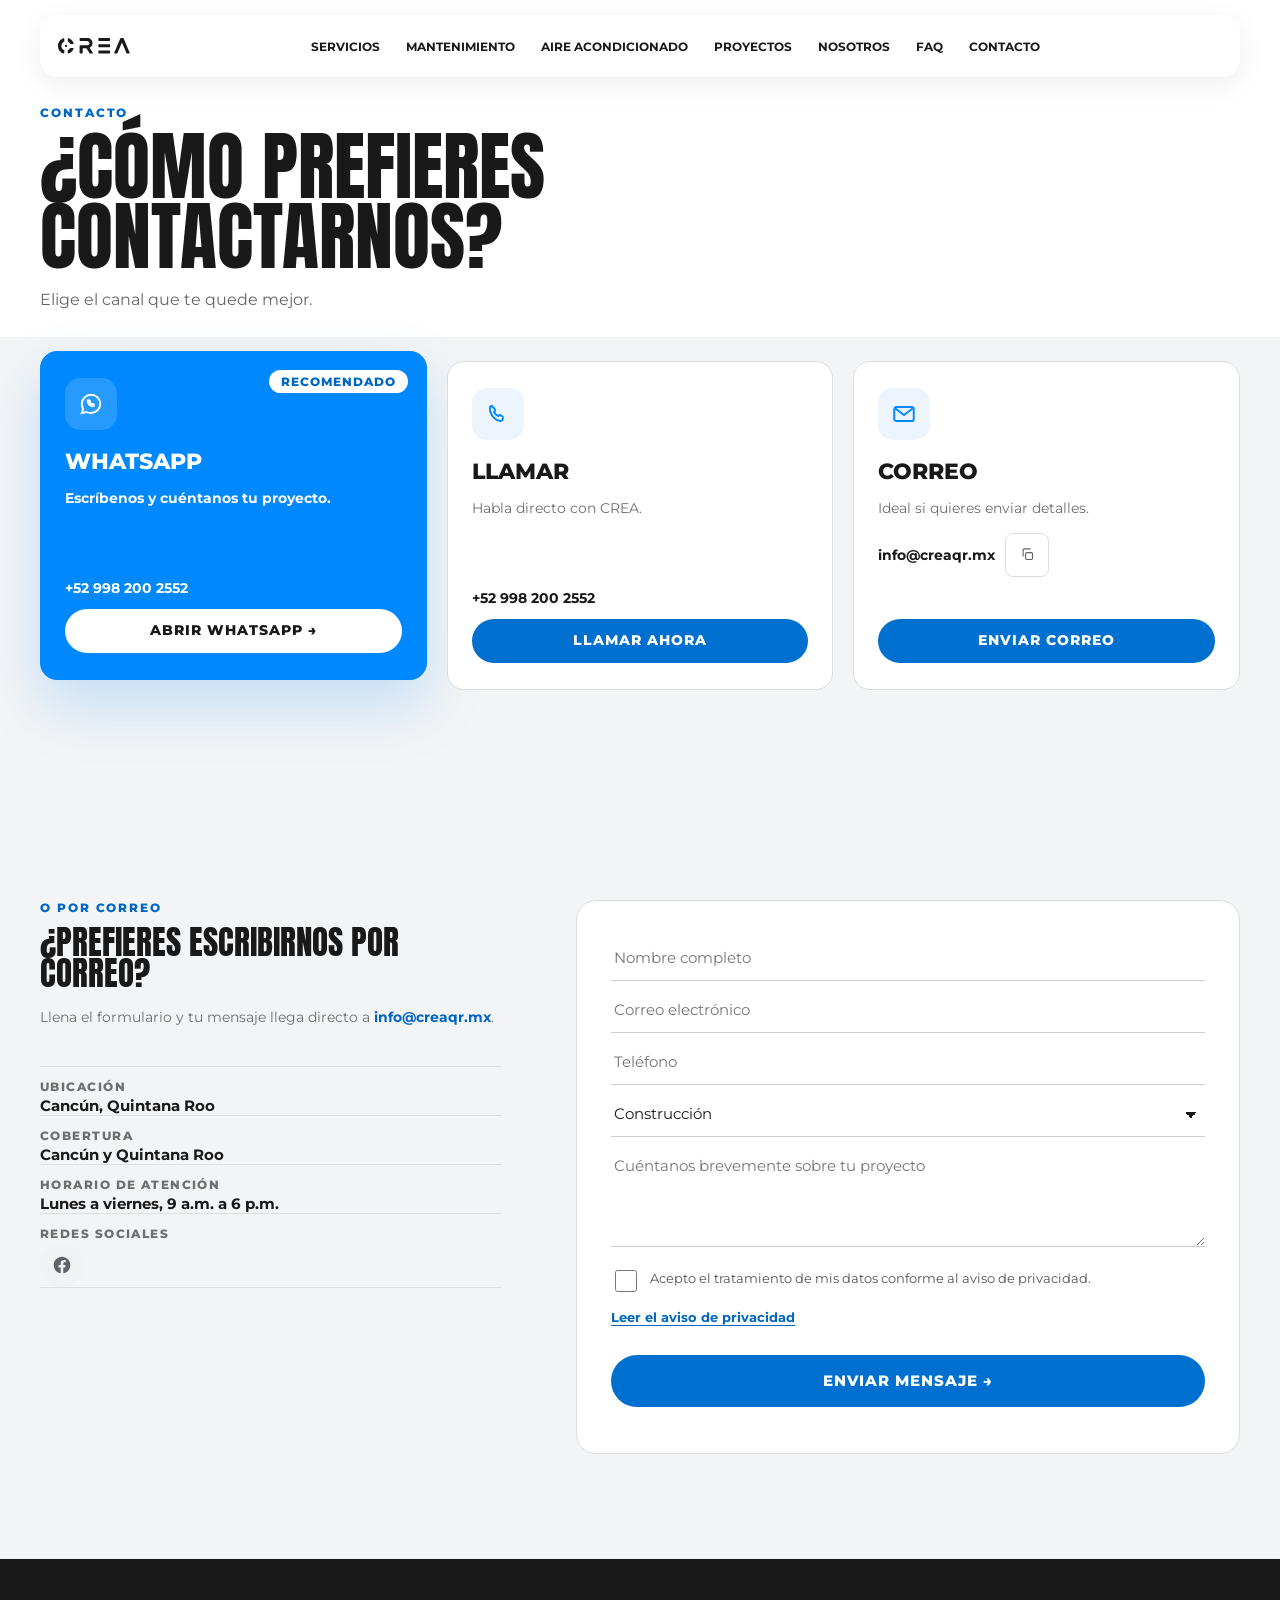
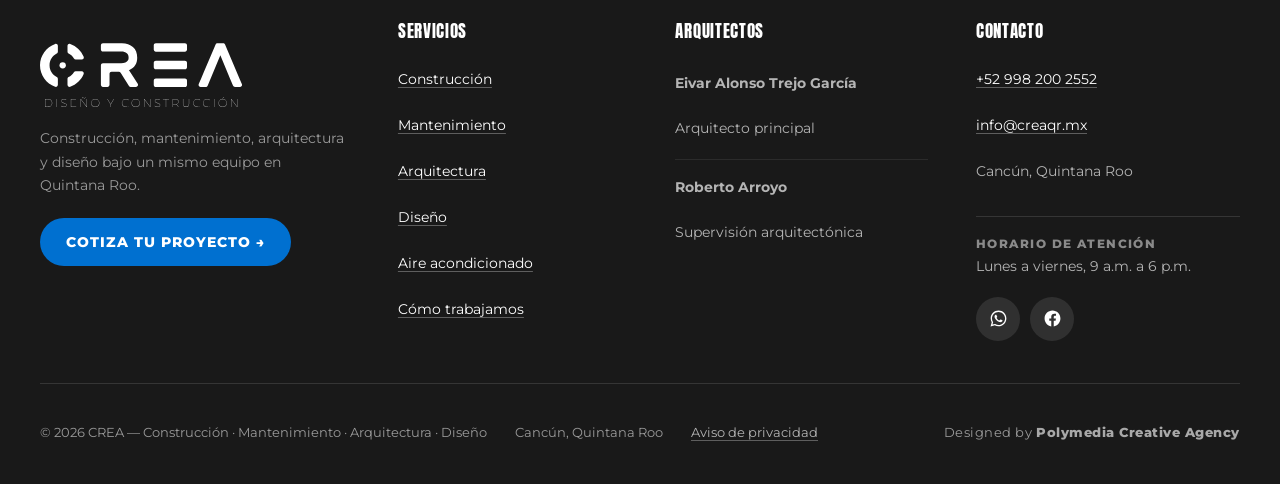
<file: contacto/index.html>
<!doctype html>
<html lang="es">
<head>
<meta charset="utf-8">
<meta name="viewport" content="width=device-width,initial-scale=1">
<title>Contacto y cotización | CREA — Cancún, Quintana Roo</title>
<meta name="description" content="Cotiza tu proyecto con CREA en Cancún, Quintana Roo. Escríbenos por WhatsApp, llámanos, mándanos un correo o llena el formulario: construcción, mantenimiento, arquitectura y diseño.">
<link rel="canonical" href="https://creaqr.mx/contacto/">
<meta name="theme-color" content="#0088ff">

<meta property="og:type" content="website">
<meta property="og:locale" content="es_MX">
<meta property="og:site_name" content="CREA">
<meta property="og:url" content="https://creaqr.mx/contacto/">
<meta property="og:title" content="Contacto y cotización | CREA">
<meta property="og:description" content="Escríbenos por WhatsApp, llámanos o mándanos un correo y cotiza tu proyecto en Cancún, Quintana Roo.">
<meta property="og:image" content="https://creaqr.mx/assets/img/og-crea.jpg">
<meta property="og:image:width" content="1200">
<meta property="og:image:height" content="630">
<meta property="og:image:alt" content="Obra ejecutada por CREA en Cancún, Quintana Roo">
<meta name="twitter:card" content="summary_large_image">

<link rel="preconnect" href="https://fonts.googleapis.com">
<link rel="preconnect" href="https://fonts.gstatic.com" crossorigin>
<link rel="stylesheet" href="https://fonts.googleapis.com/css2?family=Montserrat:wght@400;500;600;700;800&family=Anton&display=swap">
<link rel="stylesheet" href="../css/styles.css">
<link rel="icon" href="../assets/Crea_logo_asset-02.svg" type="image/svg+xml">

<script type="application/ld+json">
{
  "@context": "https://schema.org",
  "@type": ["LocalBusiness", "GeneralContractor"],
  "name": "CREA",
  "description": "CREA: construcción, mantenimiento preventivo y correctivo, arquitectura y diseño en Cancún, Quintana Roo.",
  "url": "https://creaqr.mx/contacto/",
  "image": "https://creaqr.mx/assets/img/og-crea.jpg",
  "logo": "https://creaqr.mx/assets/Crea_logo_asset-01.svg",
  "telephone": "+529982002552",
  "email": "info@creaqr.mx",
  "address": {
    "@type": "PostalAddress",
    "addressLocality": "Cancún",
    "addressRegion": "Quintana Roo",
    "addressCountry": "MX"
  },
  "areaServed": [
    { "@type": "State", "name": "Quintana Roo" },
    { "@type": "Place", "name": "Cancún" }
  ],
  "contactPoint": [
    {
      "@type": "ContactPoint",
      "contactType": "sales",
      "telephone": "+529982002552",
      "email": "info@creaqr.mx",
      "availableLanguage": ["es", "en"],
      "areaServed": "MX"
    }
  ]
}
</script>
</head>
<body data-contacto class="page-contacto">

<a class="skip" href="#main">Saltar al contenido</a>

<header>
  <div class="container nav">
    <a class="logo" href="../index.html" aria-label="CREA — inicio">
      <img src="../assets/Crea_logo_asset-01-dark.svg" width="176" height="73" alt="CREA">
    </a>

    <nav class="navlinks" id="navlinks" aria-label="Principal">
      <a href="../index.html#servicios">Servicios</a>
      <a href="../index.html#mantenimiento">Mantenimiento</a>
      <a href="../instalacion-aire-acondicionado-cancun/">Aire acondicionado</a>
      <a href="../index.html#proyectos">Proyectos</a>
      <a href="../index.html#nosotros">Nosotros</a>
      <a href="../index.html#faq">FAQ</a>
      <a href="./" aria-current="page">Contacto</a>
    </nav>

    <div class="nav-actions">
      <button type="button" class="nav-toggle" id="nav-toggle" aria-expanded="false" aria-controls="navlinks">
        <span class="sr-only">Abrir menú</span>
        <span class="nav-toggle-bar" aria-hidden="true"></span>
        <span class="nav-toggle-bar" aria-hidden="true"></span>
        <span class="nav-toggle-bar" aria-hidden="true"></span>
      </button>
    </div>
  </div>
</header>

<main id="main">

  <!-- ============ HERO DE CONTACTO ============ -->
  <section class="section contacto-hero">
    <div class="container contacto-hero-grid">
      <div>
        <div class="eyebrow">Contacto</div>
        <h1 class="display">¿Cómo prefieres contactarnos?</h1>
        <p class="contacto-lead">Elige el canal que te quede mejor.</p>
        <p class="servicio-box" data-servicio-box hidden>
          <span class="servicio-chip" data-servicio-label>Servicio: —</span>
        </p>
      </div>
    </div>
  </section>

  <!-- ============ 4 CANALES ============ -->
  <section class="section contacto-canales">
    <div class="container">
      <h2 class="display contacto-h2 sr-only">Formas de escribirnos</h2>
      <div class="canales-grid">

        <article class="canal canal--destacado">
          <span class="canal-tag">Recomendado</span>
          <span class="canal-ico" aria-hidden="true">
            <svg viewBox="0 0 24 24" fill="none" stroke="currentColor" stroke-width="1.8" focusable="false"><path d="M12.04 3.5C7.3 3.5 3.5 7.3 3.5 12c0 1.6.42 3.1 1.16 4.4L3.5 20.5l4.2-1.1c1.25.68 2.15.9 4.34.9 4.7 0 8.5-3.8 8.5-8.5S16.75 3.5 12.04 3.5Z"/><path d="M9 9.5c0 2.5 2.5 4.5 4.5 4.5.6 0 1.2-.5 1.2-1.1 0-.2-.1-.4-.3-.5l-1.2-.6c-.2-.1-.4 0-.5.1l-.5.6c-.7-.3-1.3-.9-1.6-1.6l.6-.5c.1-.1.2-.3.1-.5l-.6-1.2c-.1-.2-.3-.3-.5-.3-.6 0-1.1.6-1.1 1.2Z"/></svg>
          </span>
          <h3 class="canal-title">WhatsApp</h3>
          <p class="canal-text">Escríbenos y cuéntanos tu proyecto.</p>
          <p class="canal-meta">+52 998 200 2552</p>
          <a class="btn white canal-btn" href="https://wa.me/5219982002552?text=Hola%2C%20me%20gustar%C3%ADa%20cotizar%20un%20proyecto%20con%20CREA." target="_blank" rel="noopener" data-contacto="whatsapp" data-wa data-track-canal>Abrir WhatsApp →</a>
        </article>

        <article class="canal">
          <span class="canal-ico" aria-hidden="true">
            <svg viewBox="0 0 24 24" fill="none" stroke="currentColor" stroke-width="1.8" focusable="false"><path d="M6.5 4.5c-1 0-1.9.7-2 1.7-.6 4.6 3.2 11 9.6 12.3.9.2 1.9-.4 2.1-1.3l.4-1.6c.1-.5-.1-1-.5-1.3l-1.8-1.2c-.4-.2-.9-.2-1.2.1l-.9.8c-1.6-.9-3-2.3-3.9-3.9l.8-.9c.3-.4.3-.8.1-1.2l-1.2-1.8c-.3-.4-.7-.6-1.2-.5Z"/></svg>
          </span>
          <h3 class="canal-title">Llamar</h3>
          <p class="canal-text">Habla directo con CREA.</p>
          <p class="canal-meta">+52 998 200 2552</p>
          <a class="btn blue canal-btn" href="tel:+529982002552" data-contacto="llamar" data-track="contacto_llamar">Llamar ahora</a>
        </article>

        <article class="canal">
          <span class="canal-ico" aria-hidden="true">
            <svg viewBox="0 0 24 24" fill="none" stroke="currentColor" stroke-width="1.8" focusable="false"><rect x="3" y="5.5" width="18" height="13" rx="2"/><path d="m4 7 8 6 8-6"/></svg>
          </span>
          <h3 class="canal-title">Correo</h3>
          <p class="canal-text">Ideal si quieres enviar detalles.</p>
          <p class="canal-meta">
            <a href="mailto:info@creaqr.mx" data-track="email" data-track-pos="contacto-correo">info@creaqr.mx</a>
            <button type="button" class="canal-copy" data-contacto="correo-copiar" aria-label="Copiar correo">
              <svg viewBox="0 0 24 24" fill="none" stroke="currentColor" stroke-width="1.8" aria-hidden="true" focusable="false"><rect x="9" y="9" width="11" height="11" rx="2"/><path d="M5 15V5a2 2 0 0 1 2-2h10"/></svg>
              <span class="sr-only">Copiar correo</span>
            </button>
          </p>
          <p class="canal-copy-status" data-copy-status role="status" aria-live="polite"></p>
          <a class="btn blue canal-btn" href="mailto:info@creaqr.mx" data-contacto="correo" data-mail data-track="contacto_correo" data-track-canal>Enviar correo</a>
        </article>

      </div>
    </div>
  </section>

  <!-- ============ FORMULARIO ============ -->
  <section class="section contacto-form" id="formulario">
    <div class="container contacto-form-grid">
      <div class="contacto-form-copy">
        <div class="eyebrow">O por correo</div>
        <h2 class="form-title">¿Prefieres escribirnos por correo?</h2>
        <p class="form-sub">Llena el formulario y tu mensaje llega directo a <a href="mailto:info@creaqr.mx" data-track="email" data-track-pos="contacto-form">info@creaqr.mx</a>.</p>

        <ul class="contact-data">
          <li>
            <span class="contact-label">Ubicación</span>
            <span>Cancún, Quintana Roo</span>
          </li>
          <li>
            <span class="contact-label">Cobertura</span>
            <span>Cancún y Quintana Roo</span>
          </li>
          <li>
            <span class="contact-label">Horario de atención</span>
            <span>Lunes a viernes, 9 a.m. a 6 p.m.</span>
          </li>
          <li>
            <span class="contact-label">Redes sociales</span>
            <a class="contact-fb" href="https://www.facebook.com/CREAQR.MX/" target="_blank" rel="noopener" data-track="facebook" data-track-pos="contacto-facebook" aria-label="Facebook de CREA">
              <svg viewBox="0 0 24 24" aria-hidden="true" focusable="false" fill="currentColor"><path d="M22 12.06C22 6.5 17.52 2 12 2S2 6.5 2 12.06c0 5.02 3.66 9.18 8.44 9.94v-7.03H7.9v-2.91h2.54V9.85c0-2.51 1.49-3.9 3.77-3.9 1.09 0 2.24.2 2.24.2v2.46h-1.26c-1.24 0-1.63.78-1.63 1.57v1.89h2.78l-.45 2.91h-2.33V22c4.78-.76 8.44-4.92 8.44-9.94Z"/></svg>
              <span class="sr-only">Facebook de CREA</span>
            </a>
          </li>
        </ul>
      </div>

      <div class="form-wrap">
        <!--
          FORMULARIO — Web3Forms.
          1) Crear el formulario en https://web3forms.com y pegar la access key en el campo
             hidden "access_key" de más abajo (y en WEB3FORMS_ACCESS_KEY de js/main.js).
          2) El destino del envío es info@creaqr.mx, configurado en Web3Forms.
          Mientras la key sea "POR_CONFIGURAR" el script NO simula el envío: muestra error y
          ofrece WhatsApp como vía alterna.
        -->
        <form class="form" id="form-contacto" action="https://api.web3forms.com/submit" method="post" novalidate>
          <input type="hidden" name="access_key" value="POR_CONFIGURAR">
          <input type="hidden" name="subject" value="Nuevo mensaje desde creaqr.mx">
          <input type="hidden" name="from_name" value="CREA — sitio web">
          <input type="hidden" name="replyto" value="noreply@web3forms.com">
      <input type="hidden" name="tipo" value="" data-tipo-field>
      <input type="hidden" name="sector" value="" data-sector-field>
      <input type="hidden" name="paquete" value="" data-paquete-field>
          <input type="hidden" name="utm_source" value="" data-utm="utm_source">
          <input type="hidden" name="utm_medium" value="" data-utm="utm_medium">
          <input type="hidden" name="utm_campaign" value="" data-utm="utm_campaign">
          <input type="hidden" name="utm_content" value="" data-utm="utm_content">
          <input type="hidden" name="utm_term" value="" data-utm="utm_term">
          <input type="hidden" name="fbclid" value="" data-utm="fbclid">
          <input type="hidden" name="gclid" value="" data-utm="gclid">

          <div class="field">
            <label for="f-nombre">Nombre completo</label>
            <input id="f-nombre" name="nombre" type="text" required autocomplete="name" placeholder="Nombre completo">
          </div>

          <div class="field">
            <label for="f-correo">Correo electrónico</label>
            <input id="f-correo" name="correo" type="email" required autocomplete="email" placeholder="Correo electrónico">
          </div>

          <div class="field">
            <label for="f-telefono">Teléfono <span class="opt">(opcional)</span></label>
            <input id="f-telefono" name="telefono" type="tel" autocomplete="tel" placeholder="Teléfono">
          </div>

          <div class="field">
            <label for="f-tipo">Tipo de proyecto</label>
            <select id="f-tipo" name="tipo_proyecto">
              <option value="Construcción">Construcción</option>
              <option value="Mantenimiento">Mantenimiento</option>
              <option value="Aire acondicionado (instalación)">Aire acondicionado (instalación)</option>
              <option value="Arquitectura">Arquitectura</option>
              <option value="Diseño">Diseño</option>
              <option value="Otro">Otro</option>
            </select>
          </div>

          <div class="field">
            <label for="f-mensaje">Cuéntanos brevemente sobre tu proyecto</label>
            <textarea id="f-mensaje" name="mensaje" placeholder="Cuéntanos brevemente sobre tu proyecto"></textarea>
          </div>

          <div class="hp" aria-hidden="true">
            <label for="f-hp">No llenes este campo</label>
            <input id="f-hp" name="botcheck" type="text" tabindex="-1" autocomplete="off">
          </div>

          <div class="check-row">
            <label class="check" for="f-privacidad">
              <input id="f-privacidad" name="privacidad" type="checkbox" required>
              <span>Acepto el tratamiento de mis datos conforme al aviso de privacidad.</span>
            </label>
            <a class="check-link" href="../privacidad.html" target="_blank" rel="noopener">Leer el aviso de privacidad</a>
          </div>

          <button class="btn blue form-send" type="submit">Enviar mensaje →</button>

          <p class="form-status" id="form-status" role="status" aria-live="polite"></p>
        </form>
      </div>
    </div>
  </section>

</main>

<footer>
  <div class="container">
    <div class="foot">
      <div class="foot-brand">
        <img src="../assets/Crea_logo_asset-01.svg" width="176" height="73" loading="lazy" decoding="async" alt="CREA">
        <p class="foot-tagline">Construcción, mantenimiento, arquitectura y diseño bajo un mismo equipo en Quintana Roo.</p>
        <a class="btn blue foot-cta" href="https://wa.me/5219982002552?text=Hola%2C%20me%20gustar%C3%ADa%20cotizar%20un%20proyecto%20con%20CREA." target="_blank" rel="noopener" data-contacto="whatsapp" data-wa data-track="whatsapp" data-track-pos="footer-contacto">Cotiza tu proyecto →</a>
      </div>

      <nav class="foot-col" aria-labelledby="foot-serv">
        <h2 class="foot-h" id="foot-serv">Servicios</h2>
        <ul class="foot-list">
          <li><a href="../index.html#servicios">Construcción</a></li>
          <li><a href="../index.html#mantenimiento">Mantenimiento</a></li>
          <li><a href="../index.html#servicios">Arquitectura</a></li>
          <li><a href="../index.html#servicios">Diseño</a></li>
          <li><a href="../instalacion-aire-acondicionado-cancun/">Aire acondicionado</a></li>
          <li><a href="../index.html#proceso">Cómo trabajamos</a></li>
        </ul>
      </nav>

      <nav class="foot-col" aria-labelledby="foot-arch">
        <h2 class="foot-h" id="foot-arch">Arquitectos</h2>
        <ul class="foot-list">
          <li><span class="foot-name">Eivar Alonso Trejo García</span><span class="foot-role">Arquitecto principal</span></li>
          <li><span class="foot-name">Roberto Arroyo</span><span class="foot-role">Supervisión arquitectónica</span></li>
        </ul>
      </nav>

      <div class="foot-col">
        <h2 class="foot-h">Contacto</h2>
        <ul class="foot-list">
          <li>
            <a href="https://wa.me/5219982002552" target="_blank" rel="noopener" data-contacto="whatsapp" data-wa data-track="whatsapp" data-track-pos="footer-contacto">+52 998 200 2552</a>
          </li>
          <li>
            <a href="mailto:info@creaqr.mx" data-track="email" data-track-pos="footer-contacto">info@creaqr.mx</a>
          </li>
          <li><span class="foot-muted">Cancún, Quintana Roo</span></li>
        </ul>
        <p class="foot-hours"><span class="foot-hours-label">Horario de atención</span>Lunes a viernes, 9 a.m. a 6 p.m.</p>
        <div class="foot-socials">
          <a class="foot-ic" href="https://wa.me/5219982002552" target="_blank" rel="noopener" data-contacto="whatsapp" data-wa data-track="whatsapp" data-track-pos="footer-contacto-whatsapp" aria-label="Escríbenos por WhatsApp">
            <svg viewBox="0 0 24 24" aria-hidden="true" focusable="false" fill="currentColor"><path d="M12.04 2C6.58 2 2.13 6.45 2.13 11.91c0 1.75.46 3.46 1.32 4.96L2 22l5.25-1.38c1.45.79 3.08 1.21 4.79 1.21 5.46 0 9.91-4.45 9.91-9.91S17.5 2 12.04 2m0 18.15c-1.48 0-2.93-.4-4.2-1.15l-.3-.18-3.12.82.83-3.04-.2-.31a8.2 8.2 0 0 1-1.26-4.38c0-4.54 3.7-8.23 8.25-8.23s8.25 3.69 8.25 8.23-3.7 8.24-8.25 8.24m4.52-6.16c-.25-.12-1.47-.72-1.69-.81-.23-.08-.39-.12-.56.13-.16.24-.64.8-.79.97-.14.16-.29.19-.54.06-.25-.12-1.05-.39-1.99-1.23-.74-.66-1.23-1.47-1.38-1.72-.14-.25-.01-.38.11-.5.11-.11.25-.29.37-.43.12-.15.17-.25.25-.41.08-.17.04-.31-.02-.43-.06-.12-.56-1.35-.77-1.85-.2-.48-.4-.42-.56-.43h-.47c-.17 0-.43.06-.66.31s-.86.85-.86 2.06.88 2.39 1 2.55c.13.17 1.74 2.65 4.21 3.72.59.25 1.05.4 1.4.52.59.19 1.13.16 1.55.1.47-.07 1.47-.6 1.68-1.18.2-.58.2-1.08.15-1.18-.06-.11-.23-.17-.48-.29"/></svg>
          </a>
          <a class="foot-ic" href="https://www.facebook.com/CREAQR.MX/" target="_blank" rel="noopener" data-track="facebook" data-track-pos="footer-contacto-facebook" aria-label="Facebook de CREA">
            <svg viewBox="0 0 24 24" aria-hidden="true" focusable="false" fill="currentColor"><path d="M22 12.06C22 6.5 17.52 2 12 2S2 6.5 2 12.06c0 5.02 3.66 9.18 8.44 9.94v-7.03H7.9v-2.91h2.54V9.85c0-2.51 1.49-3.9 3.77-3.9 1.09 0 2.24.2 2.24.2v2.46h-1.26c-1.24 0-1.63.78-1.63 1.57v1.89h2.78l-.45 2.91h-2.33V22c4.78-.76 8.44-4.92 8.44-9.94Z"/></svg>
          </a>
        </div>
      </div>
    </div>

    <div class="foot-bottom">
      <p class="foot-copy">© 2026 CREA — Construcción · Mantenimiento · Arquitectura · Diseño</p>
      <p class="foot-copy">Cancún, Quintana Roo</p>
      <p class="foot-copy"><a class="foot-legal" href="../privacidad.html">Aviso de privacidad</a></p>
      <p class="foot-credit">Designed by <strong>Polymedia Creative Agency</strong></p>
    </div>
  </div>
</footer>

<a class="mobile-bar" href="https://wa.me/5219982002552?text=Hola%2C%20me%20gustar%C3%ADa%20cotizar%20un%20proyecto%20con%20CREA." target="_blank" rel="noopener" data-contacto="whatsapp" data-wa data-track="whatsapp" data-track-pos="contacto-barra-movil">Escríbenos por WhatsApp →</a>

<script src="../js/main.js" defer></script>
</body>
</html>
</file>
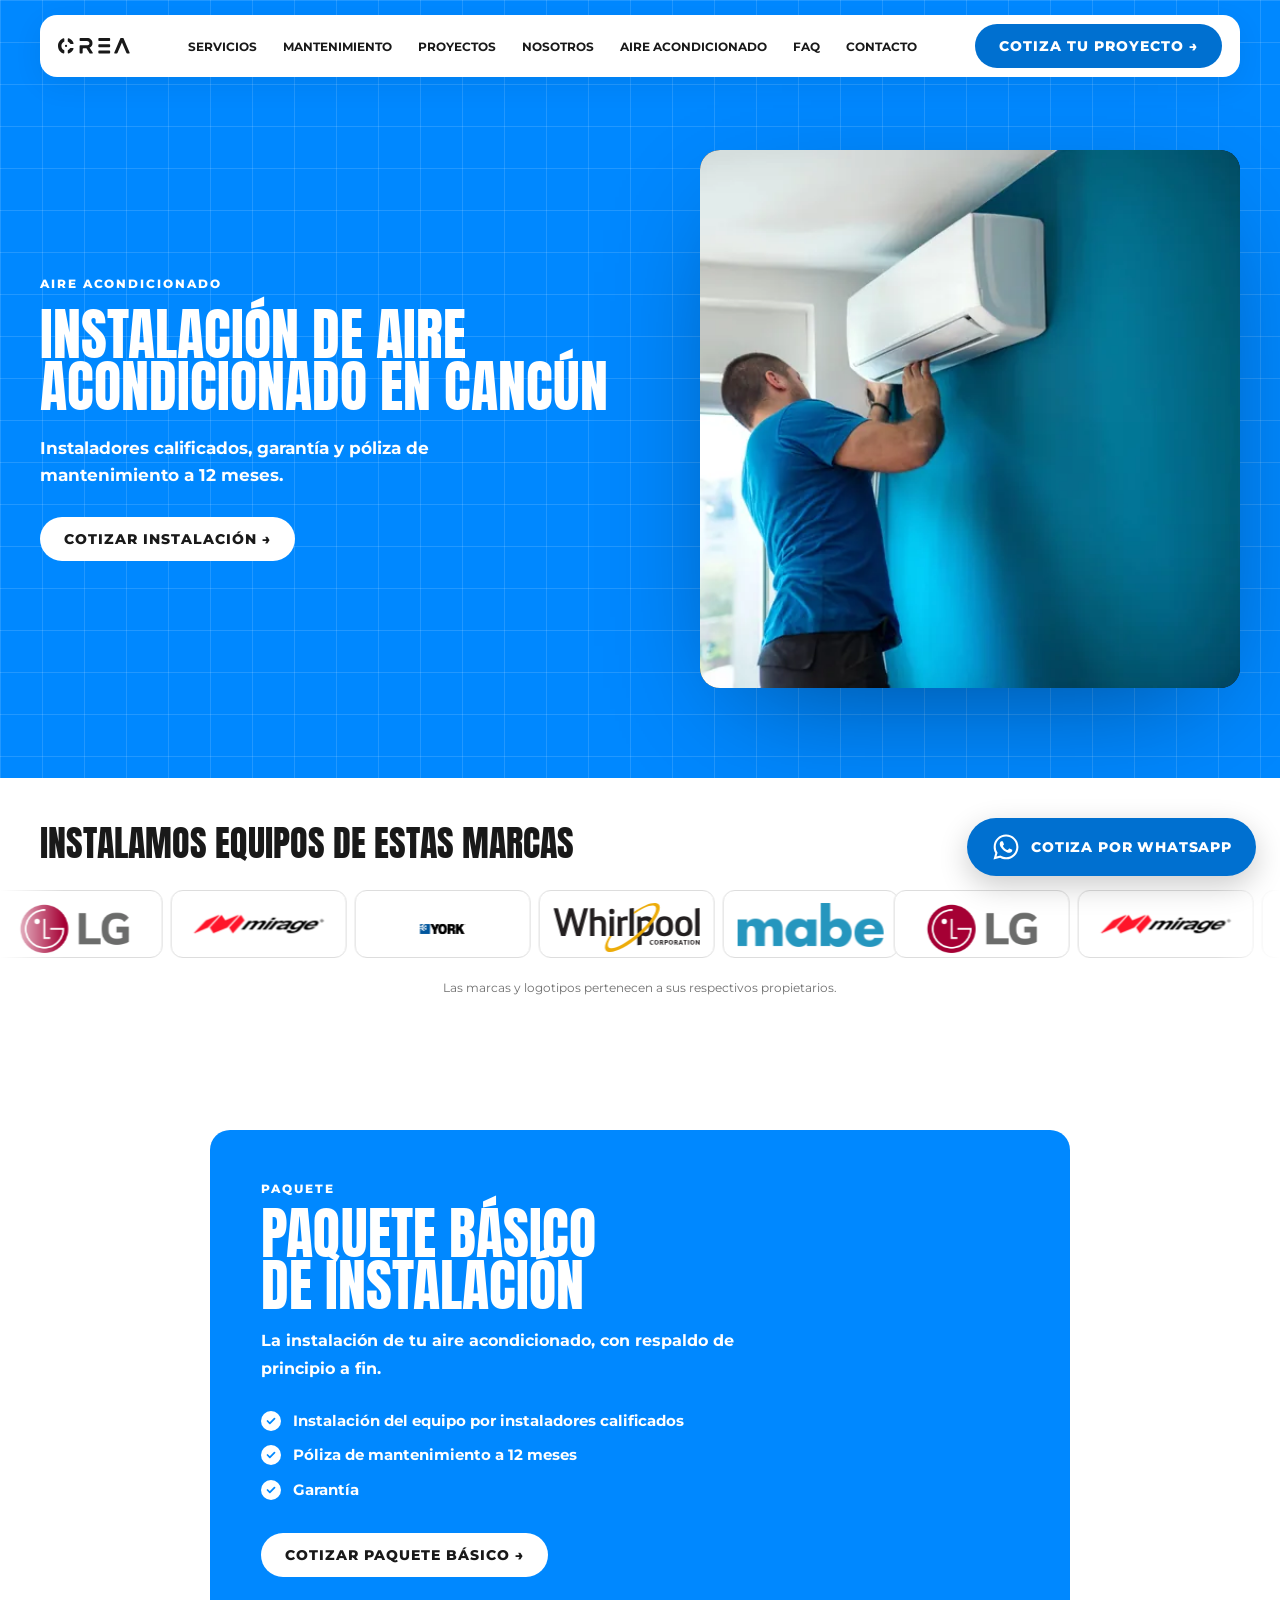
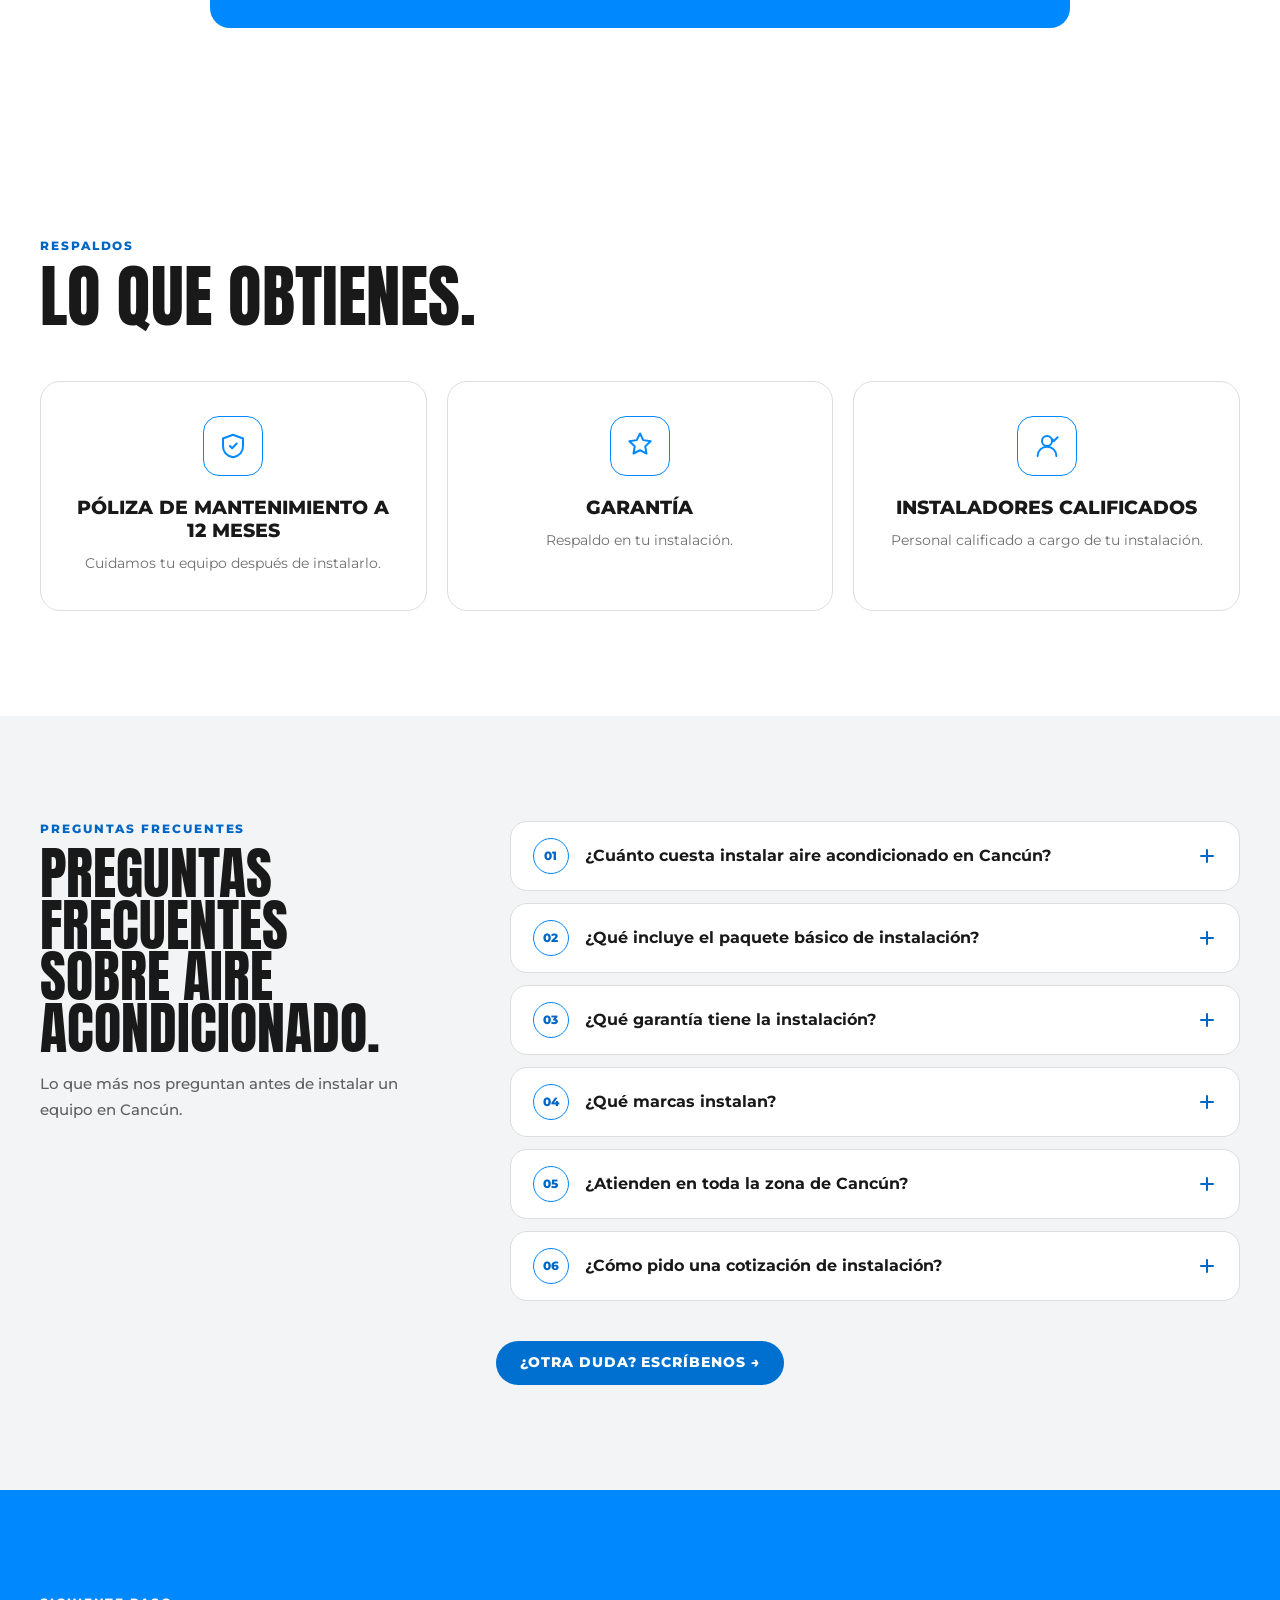
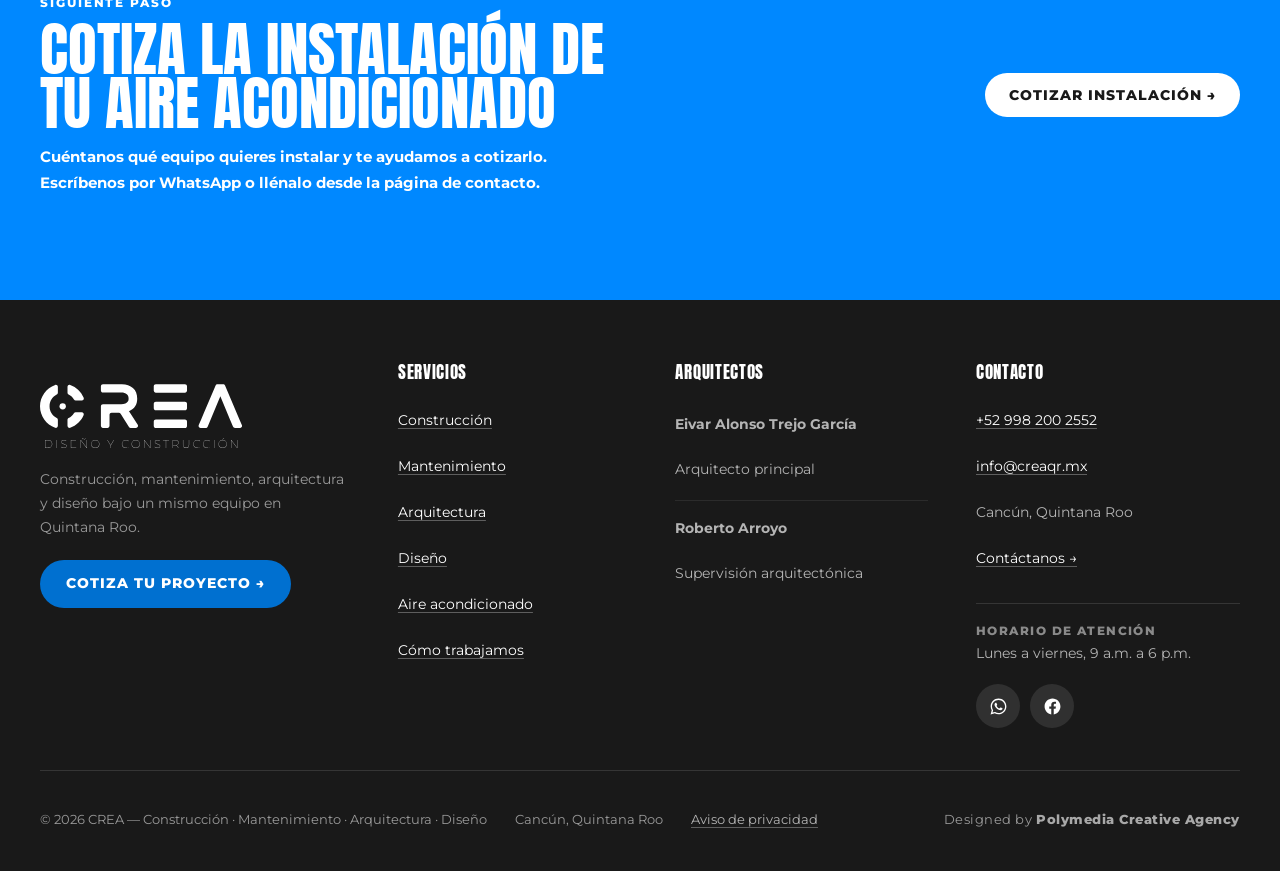
<file: instalacion-aire-acondicionado-cancun/index.html>
<!doctype html>
<html lang="es">
<head>
<meta charset="utf-8">
<meta name="viewport" content="width=device-width,initial-scale=1">
<title>Instalación de aire acondicionado en Cancún | CREA</title>
<meta name="description" content="Instalación de aire acondicionado en Cancún y Quintana Roo con instaladores calificados, garantía y póliza de mantenimiento a 12 meses. Cotiza con CREA.">
<link rel="canonical" href="https://creaqr.mx/instalacion-aire-acondicionado-cancun/">
<meta name="theme-color" content="#0088ff">

<meta property="og:type" content="website">
<meta property="og:locale" content="es_MX">
<meta property="og:site_name" content="CREA">
<meta property="og:url" content="https://creaqr.mx/instalacion-aire-acondicionado-cancun/">
<meta property="og:title" content="Instalación de aire acondicionado en Cancún | CREA">
<meta property="og:description" content="Instalación de aire acondicionado en Cancún y Quintana Roo con instaladores calificados, garantía y póliza de mantenimiento a 12 meses. Cotiza con CREA.">
<meta property="og:image" content="https://creaqr.mx/assets/img/stock/aire-acondicionado-1200.webp">
<meta property="og:image:width" content="1200">
<meta property="og:image:height" content="900">
<meta property="og:image:alt" content="Unidad de aire acondicionado instalada en un muro. Imagen de archivo con fines ilustrativos.">
<meta name="twitter:card" content="summary_large_image">
<meta name="twitter:title" content="Instalación de aire acondicionado en Cancún | CREA">
<meta name="twitter:description" content="Instalación de aire acondicionado en Cancún y Quintana Roo con instaladores calificados, garantía y póliza de mantenimiento a 12 meses.">
<meta name="twitter:image" content="https://creaqr.mx/assets/img/stock/aire-acondicionado-1200.webp">

<link rel="preconnect" href="https://fonts.googleapis.com">
<link rel="preconnect" href="https://fonts.gstatic.com" crossorigin>
<link rel="stylesheet" href="https://fonts.googleapis.com/css2?family=Montserrat:wght@400;500;600;700;800&family=Anton&display=swap">
<link rel="stylesheet" href="../css/styles.css">
<link rel="icon" href="../assets/Crea_logo_asset-02.svg" type="image/svg+xml">

<script type="application/ld+json">
{
  "@context": "https://schema.org",
  "@type": "Service",
  "serviceType": "Instalación de aire acondicionado",
  "description": "Instalación de aire acondicionado en Cancún y Quintana Roo con instaladores calificados, garantía y póliza de mantenimiento a 12 meses.",
  "provider": {
    "@type": ["LocalBusiness", "GeneralContractor"],
    "name": "CREA",
    "url": "https://creaqr.mx/",
    "image": "https://creaqr.mx/assets/img/og-crea.jpg",
    "logo": "https://creaqr.mx/assets/Crea_logo_asset-01.svg",
    "telephone": "+529982002552",
    "email": "info@creaqr.mx",
    "address": {
      "@type": "PostalAddress",
      "addressLocality": "Cancún",
      "addressRegion": "Quintana Roo",
      "addressCountry": "MX"
    },
    "areaServed": [
      { "@type": "State", "name": "Quintana Roo" },
      { "@type": "Place", "name": "Cancún" }
    ]
  },
  "areaServed": [
    { "@type": "State", "name": "Quintana Roo" },
    { "@type": "Place", "name": "Cancún" }
  ]
}
</script>

<!-- FAQPage: el texto debe coincidir con el visible de la sección #faq. -->
<script type="application/ld+json">
{
  "@context": "https://schema.org",
  "@type": "FAQPage",
  "mainEntity": [
    {
      "@type": "Question",
      "name": "¿Cuánto cuesta instalar aire acondicionado en Cancún?",
      "acceptedAnswer": {
        "@type": "Answer",
        "text": "El costo depende del número y tipo de equipos, la longitud de tubería, la altura de la instalación y las condiciones del inmueble. No publicamos precios fijos porque cada instalación es distinta. Solicita una cotización sin costo: con el número de equipos y la ubicación te damos un precio claro antes de instalar."
      }
    },
    {
      "@type": "Question",
      "name": "¿Qué incluye el paquete básico de instalación?",
      "acceptedAnswer": {
        "@type": "Answer",
        "text": "El paquete básico incluye la instalación por instaladores calificados, una póliza de mantenimiento a 12 meses y garantía. El alcance exacto —materiales, tubería y qué no incluye— se detalla en tu cotización, junto con la duración y cobertura de la garantía."
      }
    },
    {
      "@type": "Question",
      "name": "¿Qué garantía tiene la instalación?",
      "acceptedAnswer": {
        "@type": "Answer",
        "text": "La instalación incluye garantía. La duración y cobertura dependen del tipo de equipo y del trabajo realizado; te las confirmamos por escrito en la cotización antes de instalar. La garantía del equipo la otorga el fabricante."
      }
    },
    {
      "@type": "Question",
      "name": "¿Qué marcas instalan?",
      "acceptedAnswer": {
        "@type": "Answer",
        "text": "Instalamos equipos de LG, Mirage, York, Whirlpool y Mabe, entre las marcas más usadas en Cancún. Si ya tienes un equipo de otra marca, escríbenos y revisamos si podemos instalarlo. Las marcas y logotipos pertenecen a sus respectivos propietarios."
      }
    },
    {
      "@type": "Question",
      "name": "¿Atienden en toda la zona de Cancún?",
      "acceptedAnswer": {
        "@type": "Answer",
        "text": "Sí. Instalamos en Cancún y en la zona de Quintana Roo. La cobertura exacta depende de la ubicación del inmueble; compártela al solicitar tu cotización y te confirmamos la visita."
      }
    },
    {
      "@type": "Question",
      "name": "¿Cómo pido una cotización de instalación?",
      "acceptedAnswer": {
        "@type": "Answer",
        "text": "Escríbenos por WhatsApp al +52 998 200 2552 o usa el formulario de contacto con el servicio Aire acondicionado (instalación). Cuéntanos cuántos equipos necesitas, el tipo (minisplit, inverter, etc.) y la ubicación; con eso preparamos tu cotización sin costo."
      }
    }
  ]
}
</script>
</head>
<body class="page-aire">

<a class="skip" href="#main">Saltar al contenido</a>

<header>
  <div class="container nav">
    <a class="logo" href="../index.html" aria-label="CREA — inicio">
      <img src="../assets/Crea_logo_asset-01-dark.svg" width="176" height="73" alt="CREA">
    </a>

    <nav class="navlinks" id="navlinks" aria-label="Principal">
      <a href="../index.html#servicios">Servicios</a>
      <a href="../index.html#mantenimiento">Mantenimiento</a>
      <a href="../index.html#proyectos">Proyectos</a>
      <a href="../index.html#nosotros">Nosotros</a>
      <a href="./" aria-current="page">Aire acondicionado</a>
      <a href="#faq">FAQ</a>
      <a href="../contacto/">Contacto</a>
    </nav>

    <div class="nav-actions">
      <a class="btn blue nav-cta" href="../contacto/?servicio=aire-acondicionado" data-track="cta_ir_a_contacto" data-track-pos="header-aire">Cotiza tu proyecto →</a>

      <a class="nav-wa" href="https://wa.me/5219982002552?text=Hola%2C%20me%20interesa%20la%20instalaci%C3%B3n%20de%20aire%20acondicionado%20con%20CREA." target="_blank" rel="noopener" data-track="whatsapp" data-track-pos="header-aire-movil" aria-label="Escríbenos por WhatsApp">
        <svg viewBox="0 0 24 24" width="20" height="20" aria-hidden="true" focusable="false"><path fill="currentColor" d="M12.04 2C6.58 2 2.13 6.45 2.13 11.91c0 1.75.46 3.46 1.32 4.96L2 22l5.25-1.38c1.45.79 3.08 1.21 4.79 1.21 5.46 0 9.91-4.45 9.91-9.91S17.5 2 12.04 2m0 18.15c-1.48 0-2.93-.4-4.2-1.15l-.3-.18-3.12.82.83-3.04-.2-.31a8.2 8.2 0 0 1-1.26-4.38c0-4.54 3.7-8.23 8.25-8.23s8.25 3.69 8.25 8.23-3.7 8.24-8.25 8.24m4.52-6.16c-.25-.12-1.47-.72-1.69-.81-.23-.08-.39-.12-.56.13-.16.24-.64.8-.79.97-.14.16-.29.19-.54.06-.25-.12-1.05-.39-1.99-1.23-.74-.66-1.23-1.47-1.38-1.72-.14-.25-.01-.38.11-.5.11-.11.25-.29.37-.43.12-.15.17-.25.25-.41.08-.17.04-.31-.02-.43-.06-.12-.56-1.35-.77-1.85-.2-.48-.4-.42-.56-.43h-.47c-.17 0-.43.06-.66.31s-.86.85-.86 2.06.88 2.39 1 2.55c.13.17 1.74 2.65 4.21 3.72.59.25 1.05.4 1.4.52.59.19 1.13.16 1.55.1.47-.07 1.47-.6 1.68-1.18.2-.58.2-1.08.15-1.18-.06-.11-.23-.17-.48-.29"/></svg>
        <span>WhatsApp</span>
      </a>

      <button type="button" class="nav-toggle" id="nav-toggle" aria-expanded="false" aria-controls="navlinks">
        <span class="sr-only">Abrir menú</span>
        <span class="nav-toggle-bar" aria-hidden="true"></span>
        <span class="nav-toggle-bar" aria-hidden="true"></span>
        <span class="nav-toggle-bar" aria-hidden="true"></span>
      </button>
    </div>
  </div>
</header>

<main id="main">

  <!-- ============ HERO ============ -->
  <section class="hero aire-hero" id="top">
    <div class="hero-grid container">
      <div class="hero-content">
        <div class="eyebrow">Aire acondicionado</div>
        <h1 class="display">Instalación de aire acondicionado en Cancún</h1>
        <p>Instaladores calificados, garantía y póliza de mantenimiento a 12 meses.</p>
        <div class="actions">
          <a class="btn white" href="../contacto/?servicio=aire-acondicionado" data-track="aire_hero" data-track-pos="aire_hero">Cotizar instalación →</a>
        </div>
      </div>
      <div class="hero-media aire-hero-media">
        <img src="../assets/img/stock/aire-acondicionado-1200.webp"
          srcset="../assets/img/stock/aire-acondicionado-480.webp 480w, ../assets/img/stock/aire-acondicionado-768.webp 768w, ../assets/img/stock/aire-acondicionado-1200.webp 1200w"
          sizes="(max-width:800px) calc(100vw - 32px), 46vw" width="1200" height="790" decoding="async"
          alt="Instalación de aire acondicionado.">
      </div>
    </div>
  </section>

  <!-- ============ MARCAS ============ -->
  <section class="marcas" data-marquee aria-labelledby="marcas-titulo">
    <div class="container marcas-head">
      <h2 class="display marcas-title" id="marcas-titulo">Instalamos equipos de estas marcas</h2>
      <div class="marquee-ctrl">
        <button type="button" class="marquee-btn" data-marquee-toggle aria-pressed="false">
          <svg class="marquee-ico" viewBox="0 0 24 24" aria-hidden="true" focusable="false">
            <rect class="ico-pause" x="7" y="5" width="3.5" height="14" rx="1"></rect>
            <rect class="ico-pause" x="13.5" y="5" width="3.5" height="14" rx="1"></rect>
            <path class="ico-play" d="M8 5.5v13l11-6.5z"></path>
          </svg>
          <span class="sr-only">Pausar marcas</span>
        </button>
        <button type="button" class="marquee-btn" data-marquee-prev>
          <svg class="marquee-ico" viewBox="0 0 24 24" aria-hidden="true" focusable="false">
            <path class="ico-arrow" d="M15 5l-7 7 7 7"></path>
          </svg>
          <span class="sr-only">Marcas anteriores</span>
        </button>
        <button type="button" class="marquee-btn" data-marquee-next>
          <svg class="marquee-ico" viewBox="0 0 24 24" aria-hidden="true" focusable="false">
            <path class="ico-arrow" d="M9 5l7 7-7 7"></path>
          </svg>
          <span class="sr-only">Marcas siguientes</span>
        </button>
      </div>
    </div>

    <div class="marquee marcas-marquee">
      <div class="marquee-viewport" tabindex="0" role="group" aria-label="Marcas de equipos que instala CREA, se desplazan automáticamente">
        <div class="marquee-track" data-marquee-track>
          <ul class="marquee-group marcas-group" data-marquee-group>
            <!-- TODO: reemplazar por logo oficial -->
            <li class="client client-brand"><img src="../assets/img/Logo_aires/LG.webp" width="330" height="152" loading="lazy" decoding="async" alt="LG"></li>
            <!-- TODO: reemplazar por logo oficial -->
            <li class="client client-brand"><img src="../assets/img/Logo_aires/Mirage.png" width="600" height="140" loading="lazy" decoding="async" alt="Mirage"></li>
            <!-- TODO: reemplazar por logo oficial -->
            <li class="client client-brand"><img src="../assets/img/Logo_aires/York.png" width="400" height="400" loading="lazy" decoding="async" alt="York"></li>
            <!-- TODO: reemplazar por logo oficial -->
            <li class="client client-brand"><img src="../assets/img/Logo_aires/Whirpool.svg" width="300" height="120" loading="lazy" decoding="async" alt="Whirlpool"></li>
            <!-- TODO: reemplazar por logo oficial -->
            <li class="client client-brand"><img src="../assets/img/Logo_aires/Mabe.webp" width="1280" height="384" loading="lazy" decoding="async" alt="Mabe"></li>
          </ul>
        </div>
      </div>
    </div>

    <p class="container marcas-note">Las marcas y logotipos pertenecen a sus respectivos propietarios.</p>
  </section>

  <!-- ============ PAQUETE BÁSICO ============ -->
  <section class="section aire-paquete" aria-labelledby="aire-paquete-titulo">
    <div class="container">
      <article class="paquete-card">
        <div class="eyebrow eyebrow--light">Paquete</div>
        <h2 class="display" id="aire-paquete-titulo">Paquete básico de instalación</h2>
        <p class="paquete-sub">La instalación de tu aire acondicionado, con respaldo de principio a fin.</p>
        <ul class="paquete-list">
          <li>Instalación del equipo por instaladores calificados</li>
          <li>Póliza de mantenimiento a 12 meses</li>
          <li>Garantía</li>
        </ul>
        <a class="btn white" href="../contacto/?servicio=aire-acondicionado&paquete=basico" data-track="aire_paquete" data-track-pos="aire_paquete">Cotizar paquete básico →</a>
        <!-- Pendiente de CREA: alcance exacto del paquete básico (materiales, tubería y qué no incluye), duración y cobertura de la garantía, y qué cubre la póliza. -->
      </article>
    </div>
  </section>

  <!-- ============ TRES PILARES ============ -->
  <section class="section aire-pilares" aria-labelledby="aire-pilares-titulo">
    <div class="container">
      <div class="head">
        <div>
          <div class="eyebrow">Respaldos</div>
          <h2 class="display" id="aire-pilares-titulo">Lo que obtienes.</h2>
        </div>
      </div>

      <div class="pilares-grid">
        <article class="pilar-card">
          <div class="sector-icon" aria-hidden="true">
            <svg viewBox="0 0 24 24" fill="none" stroke="currentColor" stroke-width="1.6" stroke-linecap="round" stroke-linejoin="round" focusable="false"><path d="M12 3 4 6v6c0 5 3.4 8 8 9 4.6-1 8-4 8-9V6l-8-3Z"/><path d="M9.5 12l1.8 1.8L15 10"/></svg>
          </div>
          <h3>Póliza de mantenimiento a 12 meses</h3>
          <p>Cuidamos tu equipo después de instalarlo.</p>
        </article>

        <article class="pilar-card">
          <div class="sector-icon" aria-hidden="true">
            <svg viewBox="0 0 24 24" fill="none" stroke="currentColor" stroke-width="1.6" stroke-linecap="round" stroke-linejoin="round" focusable="false"><path d="M12 2l2.6 5.3 5.9.9-4.3 4.1 1 5.8L12 15.4 6.8 18l1-5.8L3.5 8.2l5.9-.9L12 2Z"/></svg>
          </div>
          <h3>Garantía</h3>
          <p>Respaldo en tu instalación.</p>
        </article>

        <article class="pilar-card">
          <div class="sector-icon" aria-hidden="true">
            <svg viewBox="0 0 24 24" fill="none" stroke="currentColor" stroke-width="1.6" stroke-linecap="round" stroke-linejoin="round" focusable="false"><path d="M12 12a4 4 0 1 0 0-8 4 4 0 0 0 0 8Z"/><path d="M4.5 20a7.5 7.5 0 0 1 15 0"/><path d="M16 6.5l1.5 1.5L20.5 5"/></svg>
          </div>
          <h3>Instaladores calificados</h3>
          <p>Personal calificado a cargo de tu instalación.</p>
        </article>
      </div>
    </div>
  </section>

  <!-- ============ PREGUNTAS FRECUENTES ============ -->
  <!--
    FAQ propio de la página de aire acondicionado: SEO y GEO para el servicio,
    con schema FAQPage que repite el texto visible. Sin precios fijos (no hay
    tarifa confirmada por CREA) y sin detallar el paquete ni la garantía hasta
    que CREA confirme su alcance.
  -->
  <section class="section faq" id="faq" aria-labelledby="aire-faq-titulo">
    <div class="container">
      <div class="faq-inner">
        <div class="faq-head">
          <div class="eyebrow">Preguntas frecuentes</div>
          <h2 class="display" id="aire-faq-titulo">Preguntas frecuentes sobre aire acondicionado.</h2>
          <p class="faq-lead">Lo que más nos preguntan antes de instalar un equipo en Cancún.</p>
        </div>

        <div class="faq-list">
          <details class="faq-item" data-track="aire_faq" data-track-pos="aire-faq-01">
            <summary>
              <span class="faq-num" aria-hidden="true">01</span>
              <h3 class="faq-q">¿Cuánto cuesta instalar aire acondicionado en Cancún?</h3>
              <span class="faq-icon" aria-hidden="true"></span>
            </summary>
            <div class="faq-body">
              <p>El costo depende del número y tipo de equipos, la longitud de tubería, la altura de la instalación y las condiciones del inmueble. No publicamos precios fijos porque cada instalación es distinta. Solicita una cotización sin costo: con el número de equipos y la ubicación te damos un precio claro antes de instalar.</p>
            </div>
          </details>

          <details class="faq-item" data-track="aire_faq" data-track-pos="aire-faq-02">
            <summary>
              <span class="faq-num" aria-hidden="true">02</span>
              <h3 class="faq-q">¿Qué incluye el paquete básico de instalación?</h3>
              <span class="faq-icon" aria-hidden="true"></span>
            </summary>
            <div class="faq-body">
              <p>El paquete básico incluye la instalación por instaladores calificados, una póliza de mantenimiento a 12 meses y garantía. El alcance exacto —materiales, tubería y qué no incluye— se detalla en tu cotización, junto con la duración y cobertura de la garantía.</p>
            </div>
          </details>

          <details class="faq-item" data-track="aire_faq" data-track-pos="aire-faq-03">
            <summary>
              <span class="faq-num" aria-hidden="true">03</span>
              <h3 class="faq-q">¿Qué garantía tiene la instalación?</h3>
              <span class="faq-icon" aria-hidden="true"></span>
            </summary>
            <div class="faq-body">
              <p>La instalación incluye garantía. La duración y cobertura dependen del tipo de equipo y del trabajo realizado; te las confirmamos por escrito en la cotización antes de instalar. La garantía del equipo la otorga el fabricante.</p>
            </div>
          </details>

          <details class="faq-item" data-track="aire_faq" data-track-pos="aire-faq-04">
            <summary>
              <span class="faq-num" aria-hidden="true">04</span>
              <h3 class="faq-q">¿Qué marcas instalan?</h3>
              <span class="faq-icon" aria-hidden="true"></span>
            </summary>
            <div class="faq-body">
              <p>Instalamos equipos de LG, Mirage, York, Whirlpool y Mabe, entre las marcas más usadas en Cancún. Si ya tienes un equipo de otra marca, escríbenos y revisamos si podemos instalarlo. Las marcas y logotipos pertenecen a sus respectivos propietarios.</p>
            </div>
          </details>

          <details class="faq-item" data-track="aire_faq" data-track-pos="aire-faq-05">
            <summary>
              <span class="faq-num" aria-hidden="true">05</span>
              <h3 class="faq-q">¿Atienden en toda la zona de Cancún?</h3>
              <span class="faq-icon" aria-hidden="true"></span>
            </summary>
            <div class="faq-body">
              <p>Sí. Instalamos en Cancún y en la zona de Quintana Roo. La cobertura exacta depende de la ubicación del inmueble; compártela al solicitar tu cotización y te confirmamos la visita.</p>
            </div>
          </details>

          <details class="faq-item" data-track="aire_faq" data-track-pos="aire-faq-06">
            <summary>
              <span class="faq-num" aria-hidden="true">06</span>
              <h3 class="faq-q">¿Cómo pido una cotización de instalación?</h3>
              <span class="faq-icon" aria-hidden="true"></span>
            </summary>
            <div class="faq-body">
              <p>Escríbenos por WhatsApp al +52 998 200 2552 o usa el formulario de contacto con el servicio Aire acondicionado (instalación). Cuéntanos cuántos equipos necesitas, el tipo (minisplit, inverter, etc.) y la ubicación; con eso preparamos tu cotización sin costo.</p>
            </div>
          </details>
        </div>
      </div>

      <div class="faq-cta">
        <a class="btn blue" href="../contacto/?servicio=aire-acondicionado" data-track="aire_faq" data-track-pos="aire-faq-cta">¿Otra duda? Escríbenos →</a>
      </div>
    </div>
  </section>

  <!-- ============ BANDA DE CIERRE ============ -->
  <section class="section closing" aria-labelledby="aire-cierre-titulo">
    <div class="container closing-inner">
      <div>
        <div class="eyebrow">Siguiente paso</div>
        <h2 class="display" id="aire-cierre-titulo">Cotiza la instalación de tu aire acondicionado</h2>
        <p class="closing-lead">Cuéntanos qué equipo quieres instalar y te ayudamos a cotizarlo. Escríbenos por WhatsApp o llénalo desde la página de contacto.</p>
      </div>
      <div class="closing-actions">
        <a class="btn white" href="../contacto/?servicio=aire-acondicionado" data-track="aire_cierre" data-track-pos="aire_cierre">Cotizar instalación →</a>
      </div>
    </div>
  </section>

</main>

<footer>
  <div class="container">
    <div class="foot">
      <div class="foot-brand">
        <img src="../assets/Crea_logo_asset-01.svg" width="176" height="73" loading="lazy" decoding="async" alt="CREA">
        <p class="foot-tagline">Construcción, mantenimiento, arquitectura y diseño bajo un mismo equipo en Quintana Roo.</p>
        <a class="btn blue foot-cta" href="https://wa.me/5219982002552?text=Hola%2C%20me%20interesa%20la%20instalaci%C3%B3n%20de%20aire%20acondicionado%20con%20CREA." target="_blank" rel="noopener" data-track="whatsapp" data-track-pos="footer-aire">Cotiza tu proyecto →</a>
      </div>

      <nav class="foot-col" aria-labelledby="foot-serv">
        <h2 class="foot-h" id="foot-serv">Servicios</h2>
        <ul class="foot-list">
          <li><a href="../index.html#servicios">Construcción</a></li>
          <li><a href="../index.html#mantenimiento">Mantenimiento</a></li>
          <li><a href="../index.html#servicios">Arquitectura</a></li>
          <li><a href="../index.html#servicios">Diseño</a></li>
          <li><a href="./">Aire acondicionado</a></li>
          <li><a href="../index.html#proceso">Cómo trabajamos</a></li>
        </ul>
      </nav>

      <nav class="foot-col" aria-labelledby="foot-arch">
        <h2 class="foot-h" id="foot-arch">Arquitectos</h2>
        <ul class="foot-list">
          <li><span class="foot-name">Eivar Alonso Trejo García</span><span class="foot-role">Arquitecto principal</span></li>
          <li><span class="foot-name">Roberto Arroyo</span><span class="foot-role">Supervisión arquitectónica</span></li>
        </ul>
      </nav>

      <div class="foot-col">
        <h2 class="foot-h">Contacto</h2>
        <ul class="foot-list">
          <li>
            <a href="https://wa.me/5219982002552" target="_blank" rel="noopener" data-track="whatsapp" data-track-pos="footer-aire">+52 998 200 2552</a>
          </li>
          <li>
            <a href="mailto:info@creaqr.mx" data-track="email" data-track-pos="footer-aire">info@creaqr.mx</a>
          </li>
          <li><span class="foot-muted">Cancún, Quintana Roo</span></li>
          <li><a href="../contacto/" data-track="cta_ir_a_contacto" data-track-pos="footer-aire-contacto">Contáctanos →</a></li>
        </ul>
        <p class="foot-hours"><span class="foot-hours-label">Horario de atención</span>Lunes a viernes, 9 a.m. a 6 p.m.</p>
        <div class="foot-socials">
          <a class="foot-ic" href="https://wa.me/5219982002552" target="_blank" rel="noopener" data-track="whatsapp" data-track-pos="footer-aire-whatsapp" aria-label="Escríbenos por WhatsApp">
            <svg viewBox="0 0 24 24" aria-hidden="true" focusable="false" fill="currentColor"><path d="M12.04 2C6.58 2 2.13 6.45 2.13 11.91c0 1.75.46 3.46 1.32 4.96L2 22l5.25-1.38c1.45.79 3.08 1.21 4.79 1.21 5.46 0 9.91-4.45 9.91-9.91S17.5 2 12.04 2m0 18.15c-1.48 0-2.93-.4-4.2-1.15l-.3-.18-3.12.82.83-3.04-.2-.31a8.2 8.2 0 0 1-1.26-4.38c0-4.54 3.7-8.23 8.25-8.23s8.25 3.69 8.25 8.23-3.7 8.24-8.25 8.24m4.52-6.16c-.25-.12-1.47-.72-1.69-.81-.23-.08-.39-.12-.56.13-.16.24-.64.8-.79.97-.14.16-.29.19-.54.06-.25-.12-1.05-.39-1.99-1.23-.74-.66-1.23-1.47-1.38-1.72-.14-.25-.01-.38.11-.5.11-.11.25-.29.37-.43.12-.15.17-.25.25-.41.08-.17.04-.31-.02-.43-.06-.12-.56-1.35-.77-1.85-.2-.48-.4-.42-.56-.43h-.47c-.17 0-.43.06-.66.31s-.86.85-.86 2.06.88 2.39 1 2.55c.13.17 1.74 2.65 4.21 3.72.59.25 1.05.4 1.4.52.59.19 1.13.16 1.55.1.47-.07 1.47-.6 1.68-1.18.2-.58.2-1.08.15-1.18-.06-.11-.23-.17-.48-.29"/></svg>
          </a>
          <a class="foot-ic" href="https://www.facebook.com/CREAQR.MX/" target="_blank" rel="noopener" data-track="facebook" data-track-pos="footer-aire-facebook" aria-label="Facebook de CREA">
            <svg viewBox="0 0 24 24" aria-hidden="true" focusable="false" fill="currentColor"><path d="M22 12.06C22 6.5 17.52 2 12 2S2 6.5 2 12.06c0 5.02 3.66 9.18 8.44 9.94v-7.03H7.9v-2.91h2.54V9.85c0-2.51 1.49-3.9 3.77-3.9 1.09 0 2.24.2 2.24.2v2.46h-1.26c-1.24 0-1.63.78-1.63 1.57v1.89h2.78l-.45 2.91h-2.33V22c4.78-.76 8.44-4.92 8.44-9.94Z"/></svg>
          </a>
        </div>
      </div>
    </div>

    <div class="foot-bottom">
      <p class="foot-copy">© 2026 CREA — Construcción · Mantenimiento · Arquitectura · Diseño</p>
      <p class="foot-copy">Cancún, Quintana Roo</p>
      <p class="foot-copy"><a class="foot-legal" href="../privacidad.html">Aviso de privacidad</a></p>
      <p class="foot-credit">Designed by <strong>Polymedia Creative Agency</strong></p>
    </div>
  </div>
</footer>

<a class="mobile-bar" href="https://wa.me/5219982002552?text=Hola%2C%20me%20interesa%20la%20instalaci%C3%B3n%20de%20aire%20acondicionado%20con%20CREA." target="_blank" rel="noopener" data-track="whatsapp" data-track-pos="aire_pagina">Escríbenos por WhatsApp →</a>

<a class="wa-float" href="https://wa.me/5219982002552?text=Hola%2C%20me%20interesa%20la%20instalaci%C3%B3n%20de%20aire%20acondicionado%20con%20CREA." target="_blank" rel="noopener" data-track="whatsapp" data-track-pos="aire_pagina" aria-label="Escríbenos por WhatsApp">
  <svg viewBox="0 0 24 24" width="30" height="30" aria-hidden="true" focusable="false"><path fill="currentColor" d="M12.04 2C6.58 2 2.13 6.45 2.13 11.91c0 1.75.46 3.46 1.32 4.96L2 22l5.25-1.38c1.45.79 3.08 1.21 4.79 1.21 5.46 0 9.91-4.45 9.91-9.91S17.5 2 12.04 2m0 18.15c-1.48 0-2.93-.4-4.2-1.15l-.3-.18-3.12.82.83-3.04-.2-.31a8.2 8.2 0 0 1-1.26-4.38c0-4.54 3.7-8.23 8.25-8.23s8.25 3.69 8.25 8.23-3.7 8.24-8.25 8.24m4.52-6.16c-.25-.12-1.47-.72-1.69-.81-.23-.08-.39-.12-.56.13-.16.24-.64.8-.79.97-.14.16-.29.19-.54.06-.25-.12-1.05-.39-1.99-1.23-.74-.66-1.23-1.47-1.38-1.72-.14-.25-.01-.38.11-.5.11-.11.25-.29.37-.43.12-.15.17-.25.25-.41.08-.17.04-.31-.02-.43-.06-.12-.56-1.35-.77-1.85-.2-.48-.4-.42-.56-.43h-.47c-.17 0-.43.06-.66.31s-.86.85-.86 2.06.88 2.39 1 2.55c.13.17 1.74 2.65 4.21 3.72.59.25 1.05.4 1.4.52.59.19 1.13.16 1.55.1.47-.07 1.47-.6 1.68-1.18.2-.58.2-1.08.15-1.18-.06-.11-.23-.17-.48-.29"/></svg>
  <span>Cotiza por WhatsApp</span>
</a>

<script src="../js/main.js" defer></script>
</body>
</html>
</file>
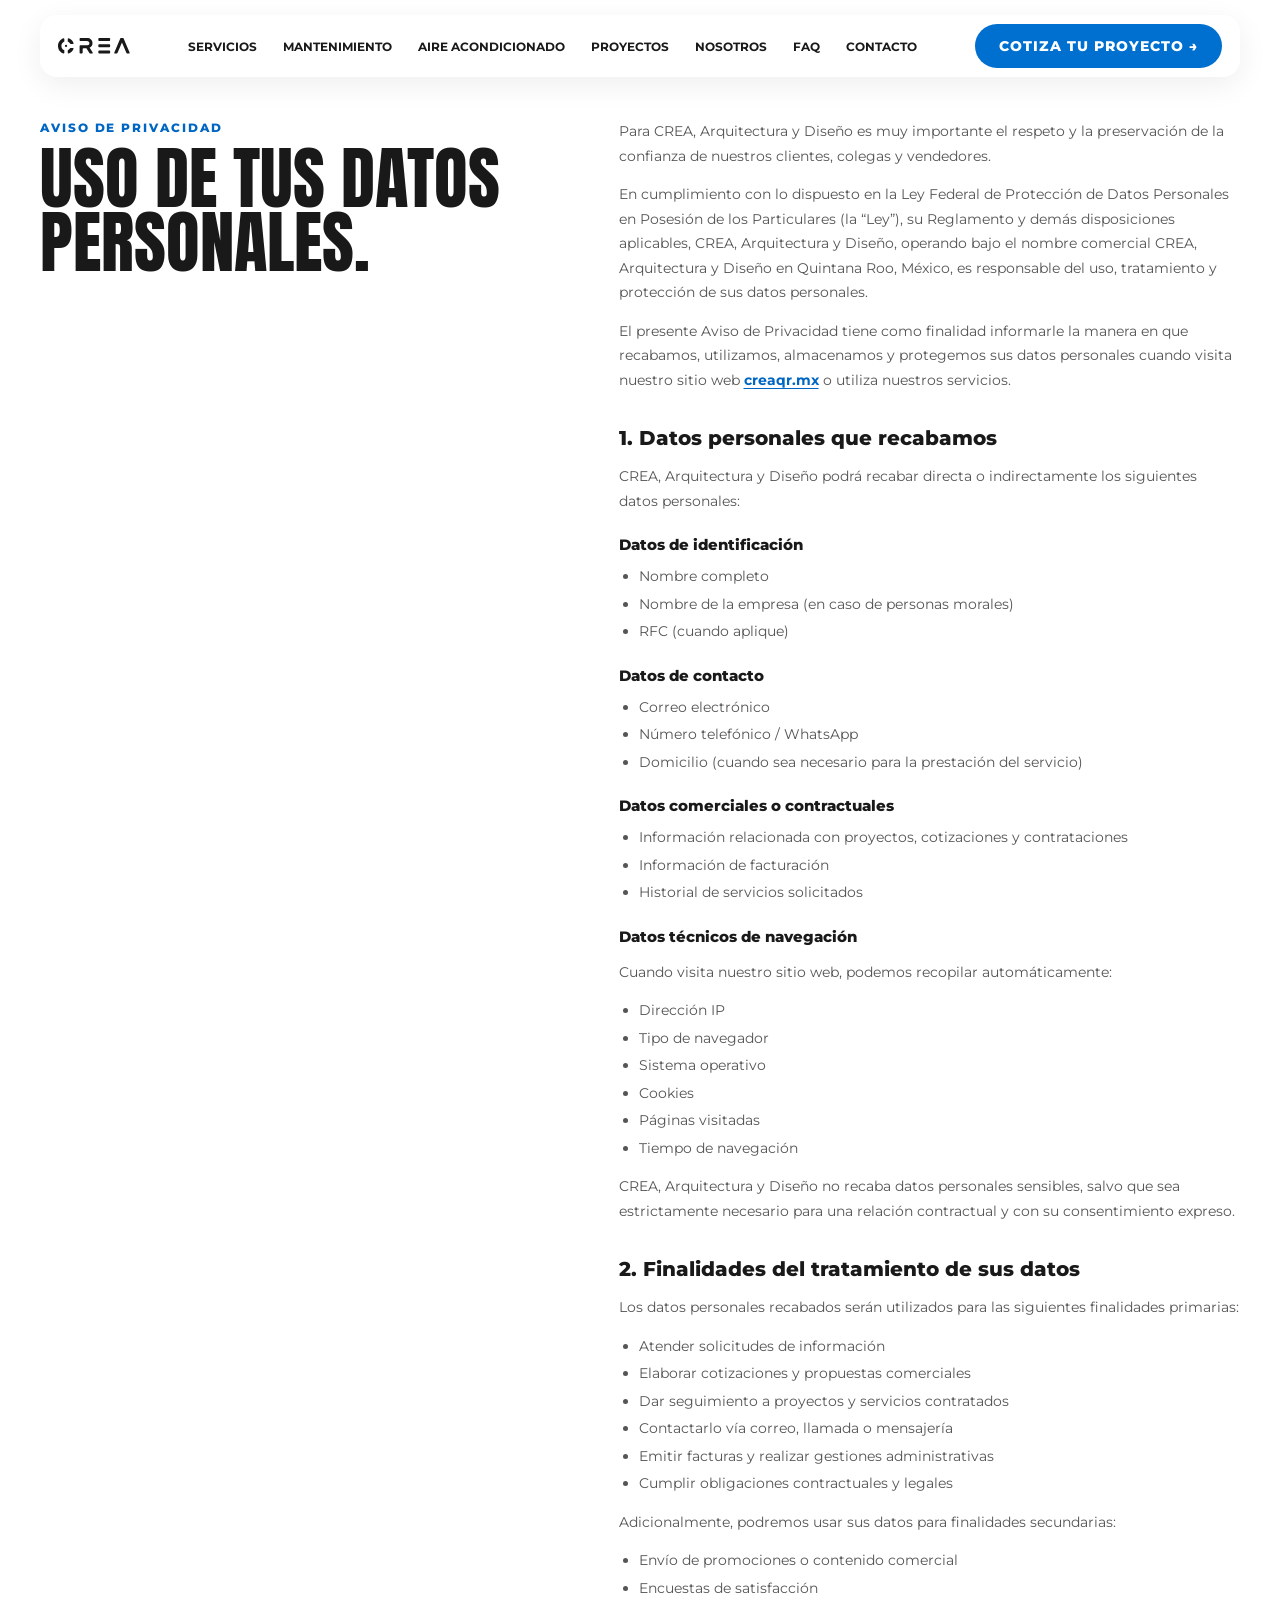
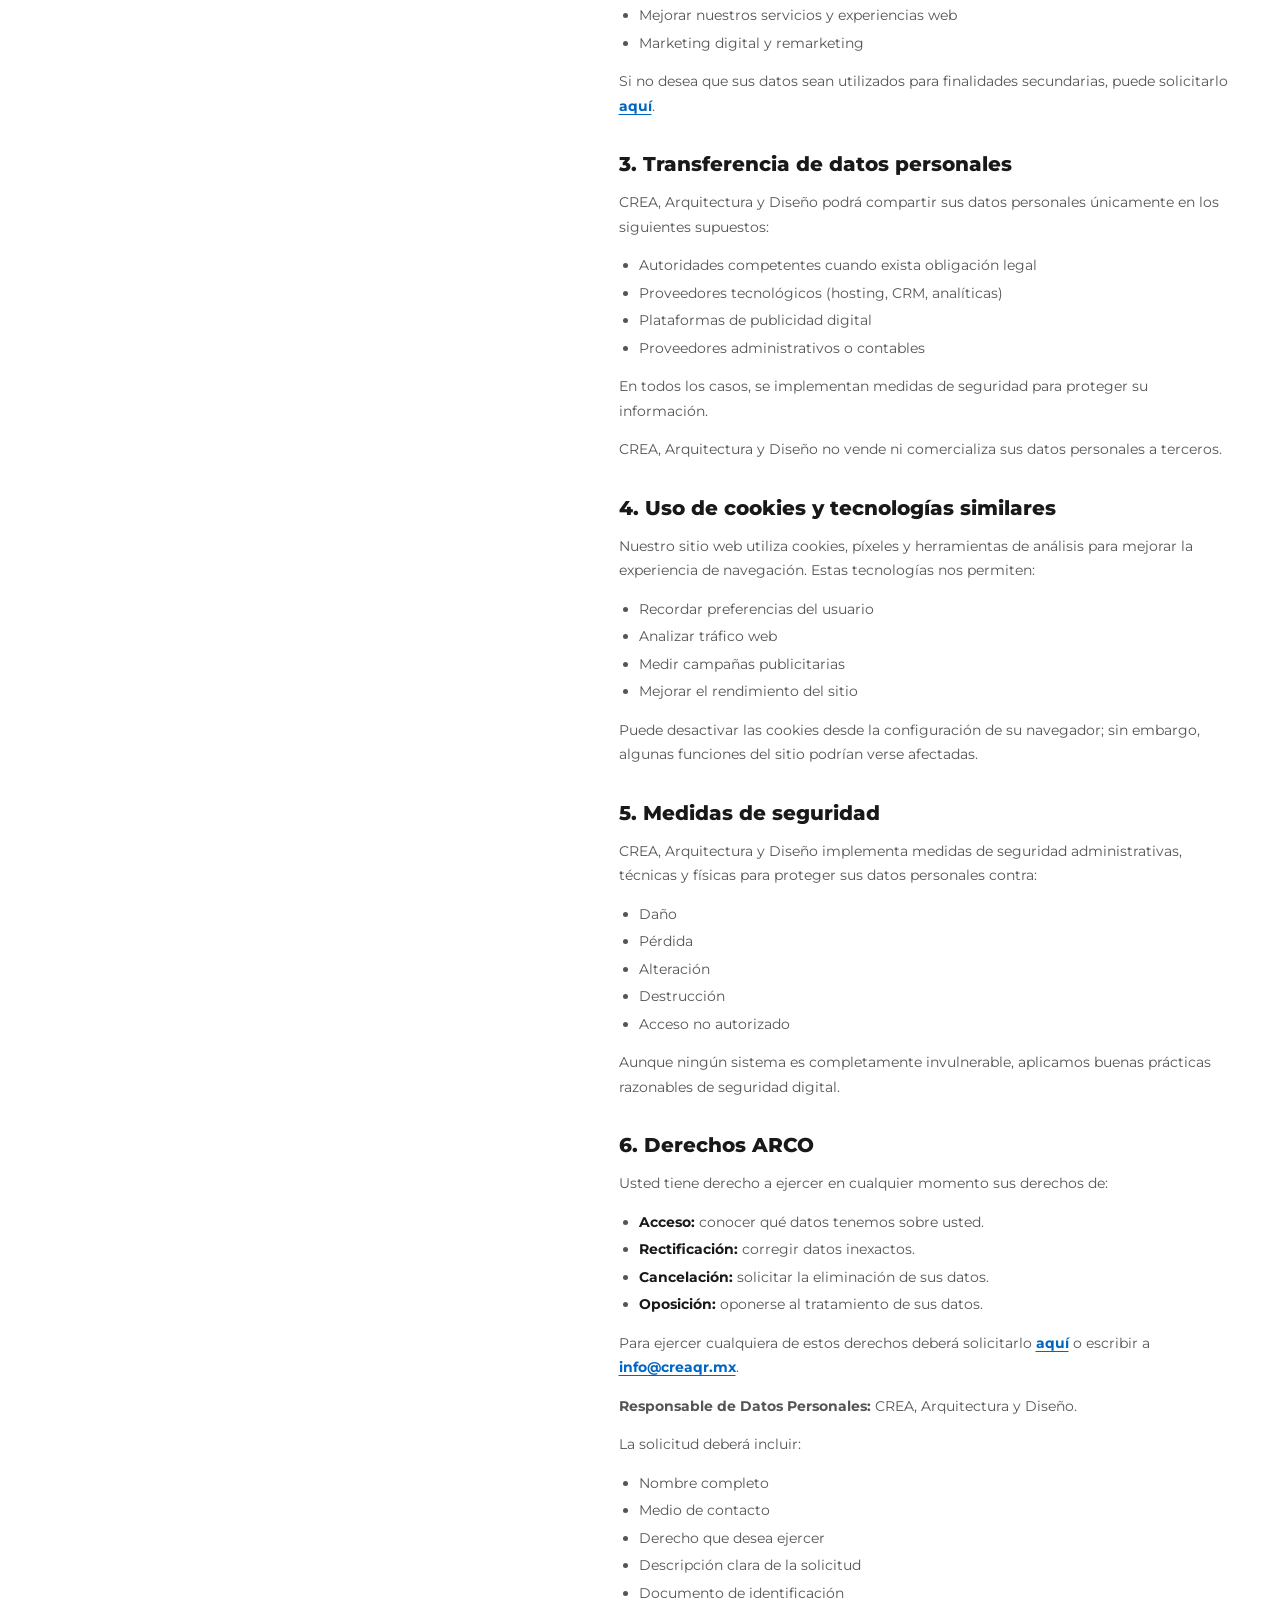
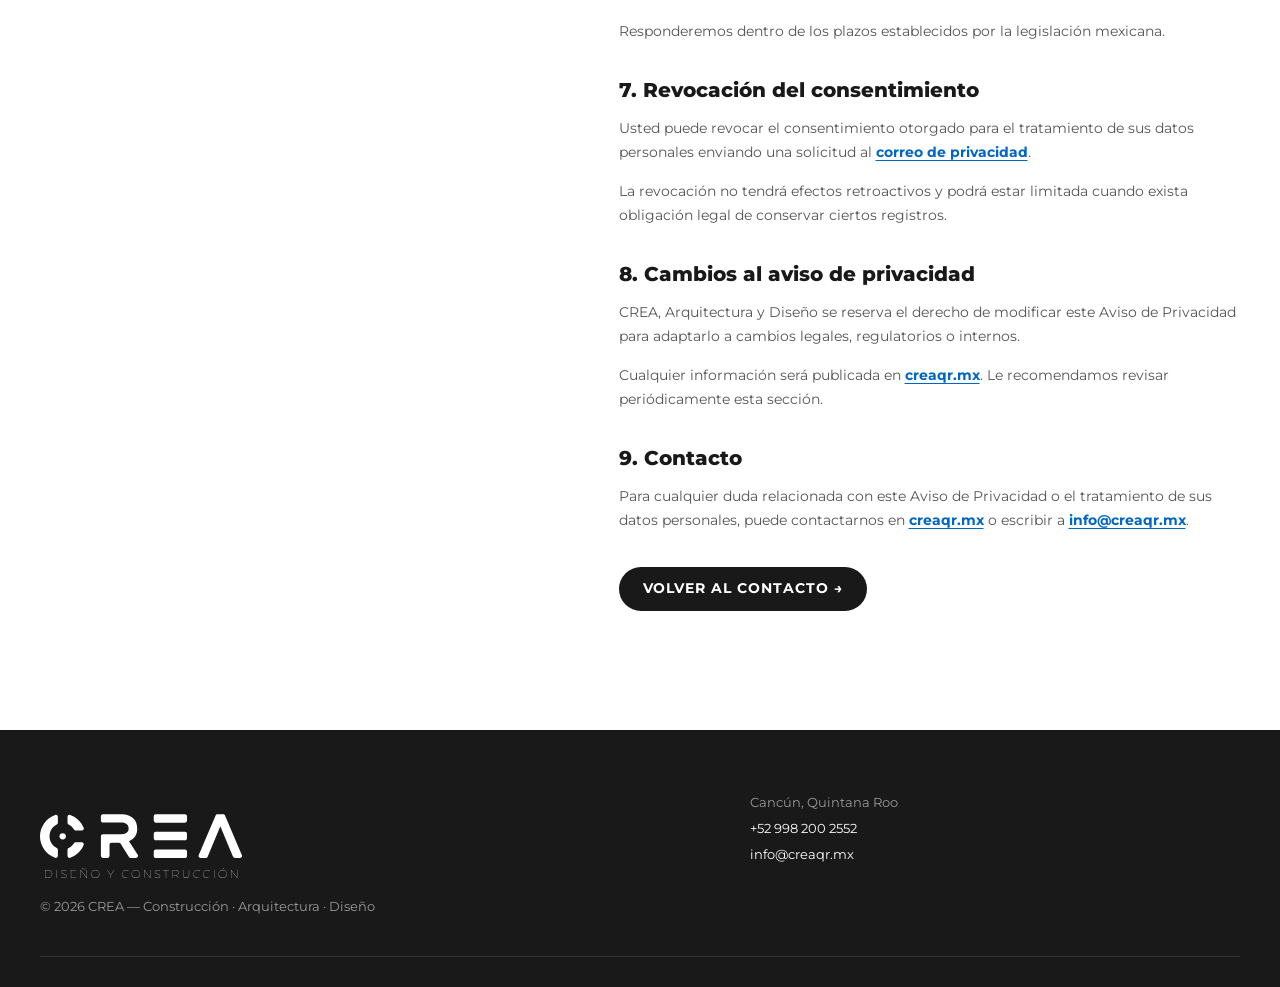
<file: privacidad.html>
<!doctype html>
<html lang="es">
<head>
<meta charset="utf-8">
<meta name="viewport" content="width=device-width,initial-scale=1">
<title>Aviso de privacidad — CREA</title>
<meta name="description" content="Aviso de privacidad de CREA: qué datos recabamos, finalidades del tratamiento, transferencias, cookies, medidas de seguridad y derechos ARCO.">
<meta name="robots" content="noindex,follow">
<link rel="canonical" href="https://creaqr.mx/privacidad.html">
<meta name="theme-color" content="#0088ff">
<link rel="preconnect" href="https://fonts.googleapis.com">
<link rel="preconnect" href="https://fonts.gstatic.com" crossorigin>
<link rel="stylesheet" href="https://fonts.googleapis.com/css2?family=Montserrat:wght@400;500;600;700;800&family=Anton&display=swap">
<link rel="stylesheet" href="css/styles.css">
<link rel="icon" href="assets/Crea_logo_asset-02.svg" type="image/svg+xml">
</head>
<body>

<a class="skip" href="#main">Saltar al contenido</a>

<header>
  <div class="container nav">
    <a class="logo" href="index.html" aria-label="CREA — inicio">
      <img src="assets/Crea_logo_asset-01-dark.svg" width="176" height="73" alt="CREA">
    </a>
    <nav class="navlinks" id="navlinks" aria-label="Principal">
      <a href="index.html#servicios">Servicios</a>
      <a href="index.html#mantenimiento">Mantenimiento</a>
      <a href="instalacion-aire-acondicionado-cancun/">Aire acondicionado</a>
      <a href="index.html#proyectos">Proyectos</a>
      <a href="index.html#nosotros">Nosotros</a>
      <a href="index.html#faq">FAQ</a>
      <a href="contacto/">Contacto</a>
    </nav>
    <div class="nav-actions">
      <a class="btn blue nav-cta" href="https://wa.me/5219982002552?text=Hola%2C%20me%20gustar%C3%ADa%20cotizar%20un%20proyecto%20con%20CREA." target="_blank" rel="noopener" data-track="whatsapp" data-track-pos="header-privacidad">Cotiza tu proyecto →</a>
      <a class="nav-wa" href="https://wa.me/5219982002552?text=Hola%2C%20me%20gustar%C3%ADa%20cotizar%20un%20proyecto%20con%20CREA." target="_blank" rel="noopener" data-track="whatsapp" data-track-pos="header-movil-privacidad" aria-label="Escríbenos por WhatsApp">
        <svg viewBox="0 0 24 24" width="20" height="20" aria-hidden="true" focusable="false"><path fill="currentColor" d="M12.04 2C6.58 2 2.13 6.45 2.13 11.91c0 1.75.46 3.46 1.32 4.96L2 22l5.25-1.38c1.45.79 3.08 1.21 4.79 1.21 5.46 0 9.91-4.45 9.91-9.91S17.5 2 12.04 2m0 18.15c-1.48 0-2.93-.4-4.2-1.15l-.3-.18-3.12.82.83-3.04-.2-.31a8.2 8.2 0 0 1-1.26-4.38c0-4.54 3.7-8.23 8.25-8.23s8.25 3.69 8.25 8.23-3.7 8.24-8.25 8.24m4.52-6.16c-.25-.12-1.47-.72-1.69-.81-.23-.08-.39-.12-.56.13-.16.24-.64.8-.79.97-.14.16-.29.19-.54.06-.25-.12-1.05-.39-1.99-1.23-.74-.66-1.23-1.47-1.38-1.72-.14-.25-.01-.38.11-.5.11-.11.25-.29.37-.43.12-.15.17-.25.25-.41.08-.17.04-.31-.02-.43-.06-.12-.56-1.35-.77-1.85-.2-.48-.4-.42-.56-.43h-.47c-.17 0-.43.06-.66.31s-.86.85-.86 2.06.88 2.39 1 2.55c.13.17 1.74 2.65 4.21 3.72.59.25 1.05.4 1.4.52.59.19 1.13.16 1.55.1.47-.07 1.47-.6 1.68-1.18.2-.58.2-1.08.15-1.18-.06-.11-.23-.17-.48-.29"/></svg>
        <span>WhatsApp</span>
      </a>
      <button type="button" class="nav-toggle" id="nav-toggle" aria-expanded="false" aria-controls="navlinks">
        <span class="sr-only">Abrir menú</span>
        <span class="nav-toggle-bar" aria-hidden="true"></span>
        <span class="nav-toggle-bar" aria-hidden="true"></span>
        <span class="nav-toggle-bar" aria-hidden="true"></span>
      </button>
    </div>
  </div>
</header>

<main id="main">
  <section class="section legal">
    <div class="container legal-grid">
      <div>
        <div class="eyebrow">Aviso de privacidad</div>
        <h1 class="display">Uso de tus datos personales.</h1>
      </div>
      <div class="legal-copy">
        <!-- Aviso integrado desde el documento de CREA (2026-10-29). -->
        <p>Para CREA, Arquitectura y Diseño es muy importante el respeto y la preservación de la confianza de nuestros clientes, colegas y vendedores.</p>
        <p>En cumplimiento con lo dispuesto en la Ley Federal de Protección de Datos Personales en Posesión de los Particulares (la “Ley”), su Reglamento y demás disposiciones aplicables, CREA, Arquitectura y Diseño, operando bajo el nombre comercial CREA, Arquitectura y Diseño en Quintana Roo, México, es responsable del uso, tratamiento y protección de sus datos personales.</p>
        <p>El presente Aviso de Privacidad tiene como finalidad informarle la manera en que recabamos, utilizamos, almacenamos y protegemos sus datos personales cuando visita nuestro sitio web <a href="index.html">creaqr.mx</a> o utiliza nuestros servicios.</p>

        <h2>1. Datos personales que recabamos</h2>
        <p>CREA, Arquitectura y Diseño podrá recabar directa o indirectamente los siguientes datos personales:</p>

        <h3>Datos de identificación</h3>
        <ul>
          <li>Nombre completo</li>
          <li>Nombre de la empresa (en caso de personas morales)</li>
          <li>RFC (cuando aplique)</li>
        </ul>

        <h3>Datos de contacto</h3>
        <ul>
          <li>Correo electrónico</li>
          <li>Número telefónico / WhatsApp</li>
          <li>Domicilio (cuando sea necesario para la prestación del servicio)</li>
        </ul>

        <h3>Datos comerciales o contractuales</h3>
        <ul>
          <li>Información relacionada con proyectos, cotizaciones y contrataciones</li>
          <li>Información de facturación</li>
          <li>Historial de servicios solicitados</li>
        </ul>

        <h3>Datos técnicos de navegación</h3>
        <p>Cuando visita nuestro sitio web, podemos recopilar automáticamente:</p>
        <ul>
          <li>Dirección IP</li>
          <li>Tipo de navegador</li>
          <li>Sistema operativo</li>
          <li>Cookies</li>
          <li>Páginas visitadas</li>
          <li>Tiempo de navegación</li>
        </ul>
        <p>CREA, Arquitectura y Diseño no recaba datos personales sensibles, salvo que sea estrictamente necesario para una relación contractual y con su consentimiento expreso.</p>

        <h2>2. Finalidades del tratamiento de sus datos</h2>
        <p>Los datos personales recabados serán utilizados para las siguientes finalidades primarias:</p>
        <ul>
          <li>Atender solicitudes de información</li>
          <li>Elaborar cotizaciones y propuestas comerciales</li>
          <li>Dar seguimiento a proyectos y servicios contratados</li>
          <li>Contactarlo vía correo, llamada o mensajería</li>
          <li>Emitir facturas y realizar gestiones administrativas</li>
          <li>Cumplir obligaciones contractuales y legales</li>
        </ul>
        <p>Adicionalmente, podremos usar sus datos para finalidades secundarias:</p>
        <ul>
          <li>Envío de promociones o contenido comercial</li>
          <li>Encuestas de satisfacción</li>
          <li>Mejorar nuestros servicios y experiencias web</li>
          <li>Marketing digital y remarketing</li>
        </ul>
        <p>Si no desea que sus datos sean utilizados para finalidades secundarias, puede solicitarlo <a href="contacto/">aquí</a>.</p>

        <h2>3. Transferencia de datos personales</h2>
        <p>CREA, Arquitectura y Diseño podrá compartir sus datos personales únicamente en los siguientes supuestos:</p>
        <ul>
          <li>Autoridades competentes cuando exista obligación legal</li>
          <li>Proveedores tecnológicos (hosting, CRM, analíticas)</li>
          <li>Plataformas de publicidad digital</li>
          <li>Proveedores administrativos o contables</li>
        </ul>
        <p>En todos los casos, se implementan medidas de seguridad para proteger su información.</p>
        <p>CREA, Arquitectura y Diseño no vende ni comercializa sus datos personales a terceros.</p>

        <h2>4. Uso de cookies y tecnologías similares</h2>
        <p>Nuestro sitio web utiliza cookies, píxeles y herramientas de análisis para mejorar la experiencia de navegación. Estas tecnologías nos permiten:</p>
        <ul>
          <li>Recordar preferencias del usuario</li>
          <li>Analizar tráfico web</li>
          <li>Medir campañas publicitarias</li>
          <li>Mejorar el rendimiento del sitio</li>
        </ul>
        <p>Puede desactivar las cookies desde la configuración de su navegador; sin embargo, algunas funciones del sitio podrían verse afectadas.</p>

        <h2>5. Medidas de seguridad</h2>
        <p>CREA, Arquitectura y Diseño implementa medidas de seguridad administrativas, técnicas y físicas para proteger sus datos personales contra:</p>
        <ul>
          <li>Daño</li>
          <li>Pérdida</li>
          <li>Alteración</li>
          <li>Destrucción</li>
          <li>Acceso no autorizado</li>
        </ul>
        <p>Aunque ningún sistema es completamente invulnerable, aplicamos buenas prácticas razonables de seguridad digital.</p>

        <h2>6. Derechos ARCO</h2>
        <p>Usted tiene derecho a ejercer en cualquier momento sus derechos de:</p>
        <ul>
          <li><strong>Acceso:</strong> conocer qué datos tenemos sobre usted.</li>
          <li><strong>Rectificación:</strong> corregir datos inexactos.</li>
          <li><strong>Cancelación:</strong> solicitar la eliminación de sus datos.</li>
          <li><strong>Oposición:</strong> oponerse al tratamiento de sus datos.</li>
        </ul>
        <p>Para ejercer cualquiera de estos derechos deberá solicitarlo <a href="contacto/">aquí</a> o escribir a <a href="mailto:info@creaqr.mx">info@creaqr.mx</a>.</p>
        <p><strong>Responsable de Datos Personales:</strong> CREA, Arquitectura y Diseño.</p>
        <p>La solicitud deberá incluir:</p>
        <ul>
          <li>Nombre completo</li>
          <li>Medio de contacto</li>
          <li>Derecho que desea ejercer</li>
          <li>Descripción clara de la solicitud</li>
          <li>Documento de identificación</li>
        </ul>
        <p>Responderemos dentro de los plazos establecidos por la legislación mexicana.</p>

        <h2>7. Revocación del consentimiento</h2>
        <p>Usted puede revocar el consentimiento otorgado para el tratamiento de sus datos personales enviando una solicitud al <a href="mailto:info@creaqr.mx">correo de privacidad</a>.</p>
        <p>La revocación no tendrá efectos retroactivos y podrá estar limitada cuando exista obligación legal de conservar ciertos registros.</p>

        <h2>8. Cambios al aviso de privacidad</h2>
        <p>CREA, Arquitectura y Diseño se reserva el derecho de modificar este Aviso de Privacidad para adaptarlo a cambios legales, regulatorios o internos.</p>
        <p>Cualquier información será publicada en <a href="index.html">creaqr.mx</a>. Le recomendamos revisar periódicamente esta sección.</p>

        <h2>9. Contacto</h2>
        <p>Para cualquier duda relacionada con este Aviso de Privacidad o el tratamiento de sus datos personales, puede contactarnos en <a href="contacto/">creaqr.mx</a> o escribir a <a href="mailto:info@creaqr.mx">info@creaqr.mx</a>.</p>

        <p class="legal-back"><a class="btn dark" href="contacto/">Volver al contacto →</a></p>
      </div>
    </div>
  </section>
</main>

<footer>
  <div class="container foot foot--legal">
    <div class="foot-brand">
      <img src="assets/Crea_logo_asset-01.svg" width="176" height="73" loading="lazy" decoding="async" alt="CREA">
      <span class="foot-note">© 2026 CREA — Construcción · Arquitectura · Diseño</span>
    </div>
    <div class="foot-data">
      <span>Cancún, Quintana Roo</span>
      <a href="https://wa.me/5219982002552" target="_blank" rel="noopener" data-track="whatsapp" data-track-pos="footer-privacidad">+52 998 200 2552</a>
      <a href="mailto:info@creaqr.mx" data-track="email" data-track-pos="footer-privacidad">info@creaqr.mx</a>
    </div>
  </div>
</footer>

<script src="js/main.js" defer></script>
</body>
</html>
</file>
<file: css/styles.css>
/* ==========================================================================
   CREA — hoja de estilo única (sin build)
   Activos visuales tomados de REFERENCIAS/styles.css: color, tipografía,
   rejilla fina, bloque isométrico, iconos outline, círculos numerados,
   botones pill, tarjetas redondeadas y alternancia de fondos.
   Estructura, orden de secciones y copy: AGENTS.md.
   ========================================================================== */

/* ---------- 1. Tokens y base ---------- */

:root {
  --blue: #0088ff;
  /* Variantes de --blue para cumplir AA sin tocar el azul de marca.
     Pendientes de aprobación de CREA (ver cambio-05):
     --blue-cta con texto blanco = 4.97:1 · --blue-ink sobre blanco = 5.5:1 */
  --blue-cta: #0070d0;
  --blue-ink: #0066c4;
  --black: #191919;
  --soft: #f3f4f5;
  --line: #ddd;
  --r: 20px;
  --rs: 17px;
  --nav-h: 62px;
}

* {
  box-sizing: border-box;
}

html {
  scroll-behavior: smooth;
  scroll-padding-top: 104px;
}

body {
  margin: 0;
  color: var(--black);
  font-family: Montserrat, Arial, sans-serif;
  -webkit-font-smoothing: antialiased;
}

a {
  text-decoration: none;
  color: inherit;
}

img {
  max-width: 100%;
}

:focus-visible {
  outline: 3px solid currentColor;
  outline-offset: 3px;
}

.skip {
  position: absolute;
  left: -9999px;
  top: 0;
  z-index: 100;
  background: var(--black);
  color: #fff;
  padding: 14px 20px;
  border-radius: 0 0 999px 0;
  font-size: 14px;
  font-weight: 700;
}

.skip:focus {
  left: 0;
}

.sr-only {
  position: absolute;
  width: 1px;
  height: 1px;
  padding: 0;
  margin: -1px;
  overflow: hidden;
  clip: rect(0 0 0 0);
  white-space: nowrap;
  border: 0;
}

.container {
  width: min(1200px, calc(100% - 40px));
  margin: auto;
}

.display {
  font-family: Anton, Impact, sans-serif;
  text-transform: uppercase;
  font-weight: 400;
  line-height: .92;
  text-wrap: balance;
}

.eyebrow {
  font-size: 12px;
  font-weight: 800;
  letter-spacing: .16em;
  text-transform: uppercase;
  color: var(--blue-ink);
}

.section-note {
  margin: 26px 0 0;
  font-size: 12px;
  line-height: 1.6;
  color: #6d6d6d;
}

.section-note strong {
  color: var(--black);
}

/* ---------- 2. Botones ---------- */

.btn {
  display: inline-flex;
  align-items: center;
  justify-content: center;
  gap: 8px;
  min-height: 44px;
  padding: 13px 24px;
  border: 0;
  border-radius: 999px;
  font-family: inherit;
  font-size: 14px;
  font-weight: 800;
  text-transform: uppercase;
  letter-spacing: .07em;
  line-height: 1.2;
  text-align: center;
  cursor: pointer;
}

.blue {
  background: var(--blue-cta);
  color: #fff;
}

.dark {
  background: var(--black);
  color: #fff;
}

.white {
  background: #fff;
  color: var(--black);
}

.btn-outline {
  border: 1px solid var(--black);
  background: transparent;
  color: var(--black);
}

.btn-outline:hover {
  background: var(--black);
  color: #fff;
}

/* ---------- 3. Header fijo ---------- */

header {
  position: fixed;
  top: 0;
  left: 0;
  right: 0;
  z-index: 50;
  padding: 15px 0;
}

.nav {
  height: var(--nav-h);
  background: #fff;
  border-radius: var(--rs);
  padding: 0 18px;
  display: flex;
  align-items: center;
  justify-content: space-between;
  gap: 16px;
  box-shadow: 0 8px 30px #0001;
}

.logo {
  display: inline-flex;
  align-items: center;
  flex: 0 0 auto;
  min-height: 44px;
}

.logo img {
  width: auto;
  height: 30px;
  display: block;
}

.navlinks {
  display: flex;
  gap: 26px;
  font-size: 12px;
  font-weight: 700;
  text-transform: uppercase;
}

.navlinks a {
  display: inline-flex;
  align-items: center;
  min-height: 44px;
}

.nav-actions {
  display: flex;
  align-items: center;
  gap: 10px;
  flex: 0 0 auto;
}

.nav-wa {
  display: none;
  align-items: center;
  gap: 8px;
  min-height: 44px;
  padding: 0 16px;
  border-radius: 999px;
  background: var(--blue-cta);
  color: #fff;
  font-size: 14px;
  font-weight: 800;
  text-transform: uppercase;
  letter-spacing: .05em;
}

.nav-toggle {
  display: none;
  flex-direction: column;
  justify-content: center;
  gap: 5px;
  width: 44px;
  height: 44px;
  padding: 0 9px;
  border: 1px solid var(--line);
  border-radius: 12px;
  background: #fff;
  cursor: pointer;
}

.nav-toggle-bar {
  display: block;
  height: 2px;
  width: 100%;
  border-radius: 2px;
  background: var(--black);
  transition: transform .18s ease, opacity .18s ease;
}

.nav-toggle[aria-expanded="true"] .nav-toggle-bar:nth-child(2) {
  transform: translateY(7px) rotate(45deg);
}

.nav-toggle[aria-expanded="true"] .nav-toggle-bar:nth-child(3) {
  opacity: 0;
}

.nav-toggle[aria-expanded="true"] .nav-toggle-bar:nth-child(4) {
  transform: translateY(-7px) rotate(-45deg);
}

/* ---------- 4. Hero ---------- */

.hero {
  background: var(--blue);
  color: #fff;
  padding: 150px 0 90px;
  min-height: clamp(620px, 70vh, 720px);
  position: relative;
  overflow: hidden;
  display: flex;
  align-items: center;
}

.hero:before {
  content: "";
  position: absolute;
  inset: 0;
  background-image:
    linear-gradient(#fff2 1px, transparent 1px),
    linear-gradient(90deg, #fff2 1px, transparent 1px);
  background-size: 42px 42px;
}

/* Texto a la izquierda, video a su derecha: ambos en flujo normal, sin solaparse. */
.hero-grid {
  position: relative;
  z-index: 2;
  display: grid;
  grid-template-columns: minmax(0, 1.05fr) minmax(0, .95fr);
  gap: clamp(40px, 5vw, 64px);
  align-items: center;
  width: min(1200px, calc(100% - 40px));
  margin: 0 auto;
}

.hero-content {
  position: relative;
  z-index: 2;
  min-width: 0;
}

.hero-media {
  position: relative;
  z-index: 1;
  width: 100%;
  height: clamp(340px, 42vw, 540px);
  border-radius: var(--r);
  overflow: hidden;
  background: var(--black);
  box-shadow: 0 40px 120px -40px rgba(0, 0, 0, .45);
}

/* Duotono azul suave: el clip es casi monocromo y la marca es --blue. */
.hero-media:after {
  content: "";
  position: absolute;
  inset: 0;
  z-index: 1;
  pointer-events: none;
  background:
    radial-gradient(120% 120% at 70% 30%,
      color-mix(in srgb, var(--blue) 26%, transparent) 0%,
      color-mix(in srgb, var(--blue) 42%, transparent) 70%,
      rgba(0, 0, 0, .16) 100%);
  mix-blend-mode: screen;
  opacity: .92;
}

.hero-video {
  display: block;
  width: 100%;
  height: 100%;
  object-fit: cover;
  transform: scale(1.01);
}

.hero-media-btn {
  position: absolute;
  right: 14px;
  bottom: 14px;
  z-index: 2;
  display: inline-flex;
  align-items: center;
  justify-content: center;
  width: 44px;
  height: 44px;
  padding: 0;
  border-radius: 999px;
  border: 1px solid #ffffff4d;
  background: rgba(25, 25, 25, .52);
  color: #fff;
  cursor: pointer;
  transition: transform .15s ease, background .15s ease, border-color .15s ease;
}

.hero-media-btn:hover {
  background: rgba(25, 25, 25, .68);
  border-color: #ffffff6b;
}

.hero-media-btn:active {
  transform: scale(.985);
}

.hero-media-btn:focus-visible {
  outline: 2px solid #fff;
  outline-offset: 2px;
}

.hero-media-btn .ico-play {
  display: none;
}

.hero-media-btn[aria-pressed="true"] .ico-pause {
  display: block;
}

.hero-media-btn[aria-pressed="true"] .ico-play {
  display: none;
}

.hero-media-btn[aria-pressed="false"] .ico-pause {
  display: none;
}

.hero-media-btn[aria-pressed="false"] .ico-play {
  display: block;
}

.hero .eyebrow {
  color: #fff;
}

.hero h1 {
  font-size: clamp(40px, 4.4vw, 64px);
  margin: 18px 0 22px;
}

.hero p {
  max-width: 480px;
  line-height: 1.6;
  font-size: 17px;
  font-weight: 700;
}

.actions {
  display: flex;
  gap: 10px;
  flex-wrap: wrap;
  margin-top: 28px;
}

.hero-link {
  border: 1px solid #ffffff8c;
  color: #fff;
  background: transparent;
}

.hero-link:hover {
  background: #ffffff21;
}

/* ---------- 5. Barra de confianza ---------- */

.clients {
  background: var(--soft);
  padding: 78px 0 84px;
}

.clients-title {
  font-size: clamp(32px, 3.4vw, 48px);
  margin: 0;
  max-width: 700px;
}

.clients-head {
  display: flex;
  align-items: flex-end;
  justify-content: space-between;
  gap: 24px;
}

.marquee-ctrl {
  display: flex;
  gap: 8px;
  flex: 0 0 auto;
}

.marquee-btn {
  width: 44px;
  height: 44px;
  min-height: 44px;
  padding: 0;
  display: inline-grid;
  place-items: center;
  background: #fff;
  border: 1px solid var(--line);
  border-radius: 999px;
  cursor: pointer;
  transition: border-color .2s, background .2s, transform .2s;
}

.marquee-btn:hover {
  border-color: var(--blue);
  background: #f0f6ff;
}

.marquee-btn:active {
  transform: scale(.94);
}

.marquee-ico {
  width: 20px;
  height: 20px;
  fill: var(--blue);
  stroke: none;
}

.marquee-ico .ico-arrow {
  fill: none;
  stroke: var(--blue);
  stroke-width: 2.4;
  stroke-linecap: round;
  stroke-linejoin: round;
}

.marquee-btn[data-marquee-toggle] .ico-play {
  display: none;
}

.marquee-btn[aria-pressed='true'] .ico-pause {
  display: none;
}

.marquee-btn[aria-pressed='true'] .ico-play {
  display: block;
}

/* ---------- Banda de logos: carrusel infinito ---------- */

.marquee {
  --cell: min(196px, calc((100vw - 48px) / 7));
  --cell-gap: 8px;
  margin-top: 40px;
}

.marquee-viewport {
  overflow: hidden;
  cursor: grab;
  touch-action: pan-y;
  -webkit-mask-image: linear-gradient(90deg, transparent, #000 5%, #000 95%, transparent);
  mask-image: linear-gradient(90deg, transparent, #000 5%, #000 95%, transparent);
}

[data-marquee].is-dragging .marquee-viewport {
  cursor: grabbing;
}

.marquee-track {
  display: flex;
  gap: var(--cell-gap);
  width: max-content;
  will-change: transform;
}

.marquee-group {
  display: flex;
  gap: var(--cell-gap);
  margin: 0;
  padding: 0;
  list-style: none;
}

.client {
  flex: 0 0 var(--cell);
  height: 68px;
  padding: 12px 14px;
  background: #fff;
  border: 1px solid var(--line);
  border-radius: 12px;
  display: grid;
  place-items: center;
}

.client img {
  max-width: 100%;
  max-height: 42px;
  width: auto;
  height: auto;
  object-fit: contain;
  pointer-events: none;
}

/* ---------- 6. Secciones ---------- */

.section {
  padding: 105px 0;
}

.head {
  display: flex;
  justify-content: space-between;
  gap: 50px;
  align-items: end;
  margin-bottom: 52px;
}

.head h2 {
  font-size: clamp(44px, 5.4vw, 74px);
  margin: 12px 0 0;
  max-width: 760px;
}

.head p {
  max-width: 380px;
  color: #666;
  font-size: 14px;
  line-height: 1.7;
  margin: 0;
}

/* ---------- 7b. Mantenimiento ---------- */

.mantenimiento {
  background: var(--soft);
}

.sectores-grid {
  display: grid;
  grid-template-columns: repeat(4, 1fr);
  gap: 20px;
  margin-bottom: 44px;
}

.sector-card {
  display: flex;
  flex-direction: column;
  align-items: center;
  text-align: center;
  background: #fff;
  border: 1px solid var(--line);
  border-radius: var(--r);
  padding: 30px;
  transition: border-color .2s ease, transform .2s ease, box-shadow .2s ease;
}

.sector-card:hover {
  border-color: var(--blue);
  transform: translateY(-3px);
  box-shadow: 0 18px 40px -24px rgba(0, 0, 0, .35);
}

.sector-cta {
  display: inline-flex;
  align-items: center;
  min-height: 44px;
  margin-top: 14px;
  color: var(--blue-ink);
  font-size: 13px;
  font-weight: 800;
  text-transform: uppercase;
  letter-spacing: .07em;
}

.sector-icon {
  width: 60px;
  height: 60px;
  display: grid;
  place-items: center;
  border: 1px solid var(--blue);
  border-radius: 16px;
  color: var(--blue);
  flex: 0 0 auto;
}

.sector-icon svg {
  width: 30px;
  height: 30px;
  display: block;
}

.sector-line {
  width: 56px;
  height: 2px;
  background: var(--blue);
  margin: 24px 0 20px;
}

.sector-card h3 {
  font-size: 22px;
  margin: 0 0 10px;
  font-weight: 800;
  text-transform: uppercase;
  letter-spacing: .02em;
}

.sector-card p {
  margin: 0;
  color: #6f6f6f;
  font-size: 14px;
  line-height: 1.7;
}

.sectores-cta {
  display: flex;
  justify-content: center;
  margin: 0 0 64px;
}

.mantenimiento-areas {
  margin-bottom: 44px;
}

.area-chips {
  display: flex;
  flex-wrap: wrap;
  gap: 10px;
  margin-top: 16px;
}

.chip {
  display: inline-flex;
  align-items: center;
  min-height: 40px;
  padding: 8px 16px;
  background: #fff;
  border: 1px solid var(--line);
  border-radius: 999px;
  font-size: 13px;
  font-weight: 600;
}

.chip--muted {
  color: #6f6f6f;
}

.mantenimiento-banner {
  position: relative;
  overflow: hidden;
  display: flex;
  flex-wrap: wrap;
  align-items: center;
  justify-content: space-between;
  gap: 28px;
  background: var(--black);
  border-radius: var(--r);
  padding: 44px 46px;
  margin-bottom: 18px;
}

.mantenimiento-banner:before {
  content: "";
  position: absolute;
  inset: 0;
  background-image:
    linear-gradient(#0088ff2e 1px, transparent 1px),
    linear-gradient(90deg, #0088ff2e 1px, transparent 1px);
  background-size: 34px 34px;
}

.mantenimiento-banner-txt {
  position: relative;
  z-index: 1;
  margin: 0;
  flex: 1 1 380px;
  font-family: Anton, Impact, sans-serif;
  color: #fff;
  text-transform: uppercase;
  line-height: .98;
  font-weight: 400;
  font-size: clamp(28px, 3.4vw, 46px);
  max-width: 620px;
}

.mantenimiento-banner-txt span {
  color: var(--blue);
}

.mantenimiento-banner .btn {
  position: relative;
  z-index: 1;
  flex: 0 0 auto;
}

.mantenimiento-note {
  margin: 0;
  font-size: 12px;
  color: #6f6f6f;
  line-height: 1.6;
}

.cards {
  display: grid;
  grid-template-columns: repeat(3, 1fr);
  gap: 13px;
}

/* 5 tarjetas: mantenimiento y aire acondicionado arriba (prioridad, 2 anchas)
   y construcción, arquitectura y diseño abajo (3). Va despues de .cards para
   que sus columnas ganen (misma especificidad). */
.services-grid {
  display: grid;
  grid-template-columns: repeat(6, 1fr);
  gap: 13px;
}

.services-grid > .card {
  grid-column: span 2;
}

.services-grid > .card:nth-child(1),
.services-grid > .card:nth-child(2) {
  grid-column: span 3;
}

.card {
  display: flex;
  flex-direction: column;
  background: #fff;
  border: 1px solid var(--line);
  border-radius: var(--rs);
  padding: 26px;
  min-height: 420px;
}

.card--featured {
  background: var(--blue);
  border-color: var(--blue);
  color: #fff;
}

.card--featured .eyebrow {
  color: #fff;
}

.card--featured .icon {
  border-color: rgba(255,255,255,.7);
  color: #fff;
}

.card--featured .card-benefit {
  color: #fff;
  font-weight: 700;
  border-bottom-color: rgba(255,255,255,.35);
}

.card--featured ul {
  color: #fff;
  font-weight: 700;
}

.card--featured li {
  color: #fff;
}

.card--featured li::before {
  background: #fff;
}

.card--featured .card-cta {
  color: #fff;
}

.card--featured .card-cta:hover {
  border-bottom-color: #fff;
}

.card-cta--light {
  color: #fff;
}

.card-cta--light:hover {
  border-bottom-color: #fff;
}

.eyebrow--light {
  color: #fff;
}

.icon--light {
  border-color: rgba(255,255,255,.7);
  color: #fff;
}

.icon {
  width: 56px;
  height: 56px;
  display: grid;
  place-items: center;
  border: 1px solid var(--blue);
  border-radius: 14px;
  margin: 40px 0 20px;
  color: var(--blue);
  flex: 0 0 auto;
}

.icon svg {
  width: 26px;
  height: 26px;
  display: block;
}

.card h3 {
  font-size: 23px;
  margin: 0 0 10px;
  font-weight: 800;
  text-transform: uppercase;
  letter-spacing: .01em;
}

.card-benefit {
  margin: 0 0 18px;
  font-size: 15px;
  font-weight: 600;
  line-height: 1.5;
  color: var(--black);
  padding-bottom: 18px;
  border-bottom: 1px solid var(--line);
}

.card ul {
  flex: 1 1 auto;
  padding: 0;
  margin: 0;
  list-style: none;
  color: #6f6f6f;
  font-size: 14px;
  line-height: 1.85;
}

.card li::before {
  content: "";
  display: inline-block;
  width: 5px;
  height: 5px;
  margin: 0 10px 2px 0;
  border-radius: 50%;
  background: var(--blue);
}

.card-cta {
  display: inline-flex;
  align-items: center;
  gap: 8px;
  align-self: flex-start;
  min-height: 44px;
  margin-top: 22px;
  color: var(--blue-ink);
  font-size: 14px;
  font-weight: 800;
  text-transform: uppercase;
  letter-spacing: .07em;
  border-bottom: 2px solid transparent;
}

.card-cta:hover {
  border-bottom-color: var(--blue);
}

/* ---------- 8. Proceso ---------- */

.proceso {
  background: var(--black);
  color: #fff;
  position: relative;
  overflow: hidden;
}

.proceso:before {
  content: "";
  position: absolute;
  inset: 0;
  background-image:
    linear-gradient(#0088ff24 1px, transparent 1px),
    linear-gradient(90deg, #0088ff24 1px, transparent 1px);
  background-size: 34px 34px;
}

.proceso .container {
  position: relative;
  z-index: 1;
}

.proceso .eyebrow {
  color: var(--blue);
}

.proceso-grid {
  display: grid;
  grid-template-columns: 1.05fr .95fr;
  gap: 70px;
  align-items: center;
}

.proceso h2 {
  font-size: clamp(44px, 5.4vw, 74px);
  margin: 12px 0 0;
  max-width: 620px;
}

.proceso-lead {
  max-width: 520px;
  margin: 20px 0 0;
  color: #b6b6b6;
  font-size: 15px;
  line-height: 1.7;
}

.steps {
  list-style: none;
  margin: 38px 0 0;
  padding: 0;
}

.step {
  display: grid;
  grid-template-columns: 46px 1fr;
  gap: 18px;
  padding: 20px 0;
  border-top: 1px solid #ffffff21;
}

.step:first-child {
  border-top: 0;
}

.step-num {
  width: 44px;
  height: 44px;
  border: 1px solid var(--blue);
  border-radius: 50%;
  display: grid;
  place-items: center;
  font-size: 13px;
  font-weight: 800;
  color: #fff;
}

.step h3 {
  margin: 3px 0 6px;
  font-size: 15px;
  font-weight: 800;
  text-transform: uppercase;
  letter-spacing: .1em;
}

.step p {
  margin: 0;
  color: #c0c0c0;
  font-size: 14px;
  line-height: 1.6;
}

/* Foto de stock en lugar del bloque isométrico. */
.proceso-media {
  margin: 0;
  position: relative;
  border-radius: var(--r);
  overflow: hidden;
  background: #101010;
  border: 1px solid #2b2b2b;
}

.proceso-media img {
  display: block;
  width: 100%;
  height: clamp(320px, 42vw, 520px);
  object-fit: cover;
}

/* ---------- 9. Portafolio ---------- */

.proyectos {
  background: var(--soft);
}

.projects {
  display: grid;
  grid-template-columns: 1.25fr .75fr .75fr;
  gap: 13px;
}

.project {
  margin: 0;
  position: relative;
  height: 320px;
  border-radius: var(--r);
  overflow: hidden;
}

.project-btn {
  display: block;
  width: 100%;
  height: 100%;
  padding: 0;
  border: 0;
  background: none;
  cursor: zoom-in;
  border-radius: 0;
}

.project-btn img {
  width: 100%;
  height: 100%;
  object-fit: cover;
  display: block;
}

.project-btn:focus-visible {
  outline-offset: -4px;
}

.projects--featured .project:first-child {
  /* Ocupa las dos filas de la rejilla: así no queda hueco bajo la foto grande. */
  height: 100%;
  grid-row: span 2;
}

.projects--featured .project:last-child {
  grid-column: 2 / 4;
}

.project-name {
  position: absolute;
  left: 14px;
  bottom: 14px;
  z-index: 2;
  margin: 0;
  padding: 8px 13px;
  border-radius: 999px;
  background: #000000b3;
  color: #fff;
  font-size: 12px;
  font-weight: 700;
  pointer-events: none;
}

.projects-toggle {
  display: flex;
  justify-content: center;
  margin-top: 34px;
}

.projects-gallery {
  margin-top: 13px;
}

.projects-gallery[hidden] {
  display: none;
}

/* ---------- 10. Nosotros ---------- */

.nosotros {
  background: #fff;
}

.about {
  display: grid;
  grid-template-columns: 1fr 1fr;
  gap: 18px;
}

.about-img {
  height: 560px;
  border-radius: var(--r);
  overflow: hidden;
}

.about-img img {
  width: 100%;
  height: 100%;
  object-fit: cover;
  display: block;
}

.about-copy {
  border: 1px solid var(--line);
  border-radius: var(--r);
  padding: 40px;
  background-color: var(--soft);
  background-image:
    linear-gradient(#1919190f 1px, transparent 1px),
    linear-gradient(90deg, #1919190f 1px, transparent 1px);
  background-size: 30px 30px;
}

.about-title {
  font-size: clamp(34px, 3.4vw, 48px);
  margin: 14px 0 18px;
  max-width: 520px;
}

.about-copy p {
  color: #5f5f5f;
  font-size: 14px;
  line-height: 1.7;
  margin: 0;
}

.about-note {
  margin-top: 16px !important;
  padding: 12px 14px;
  border-radius: 12px;
  background: #fff;
  border: 1px solid var(--line);
  font-size: 13px !important;
  color: #6d6d6d !important;
}

.about-note strong {
  color: var(--black);
}

.points {
  margin-top: 28px;
}

.point {
  display: grid;
  grid-template-columns: 34px 1fr;
  gap: 14px;
  margin: 16px 0;
}

.point-num {
  border: 1px solid var(--blue);
  color: var(--blue-ink);
  border-radius: 50%;
  width: 32px;
  height: 32px;
  display: grid;
  place-items: center;
  font-size: 12px;
  font-weight: 800;
}

.point h3 {
  margin: 4px 0 0;
  font-size: 14px;
  font-weight: 800;
  text-transform: uppercase;
  letter-spacing: .06em;
}

.point p {
  margin: 4px 0 0;
  font-size: 14px;
  color: #5f5f5f;
  line-height: 1.55;
}

/* ---------- 11. Contacto ---------- */

.contact-data {
  list-style: none;
  margin: 36px 0 0;
  padding: 0;
  border-top: 1px solid var(--line);
}

.contact-data li {
  display: flex;
  flex-wrap: wrap;
  align-items: center;
  gap: 2px 14px;
  min-height: 44px;
  border-bottom: 1px solid var(--line);
  font-size: 15px;
  font-weight: 700;
}

.contact-label {
  width: 100%;
  padding: 12px 0 0;
  font-size: 12px;
  font-weight: 800;
  letter-spacing: .12em;
  text-transform: uppercase;
  color: #6f6f6f;
}

.contact-data a {
  text-decoration: underline;
  text-underline-offset: 3px;
  display: inline-flex;
  align-items: center;
  min-height: 44px;
}

/* Facebook: ícono solo, en círculo. No compite con los CTA. */
.contact-data a.contact-fb {
  width: 44px;
  min-height: 44px;
  height: 44px;
  flex: 0 0 auto;
  border-radius: 999px;
  background: #f1f2f3;
  color: #5f6368;
  text-decoration: none;
  justify-content: center;
  transition: background .15s ease, color .15s ease, transform .15s ease;
}

.contact-fb svg {
  width: 20px;
  height: 20px;
  display: block;
}

.contact-data a.contact-fb:hover {
  background: #e6e8ea;
  color: #3c4043;
}

.contact-data a.contact-fb:active {
  transform: scale(.96);
}

.contact-data a.contact-fb:focus-visible {
  outline: 2px solid var(--blue);
  outline-offset: 3px;
}

/* ---------- 12. Formulario ---------- */

.form-wrap {
  background: #fff;
  border: 1px solid var(--line);
  border-radius: var(--r);
  padding: 34px;
}

.form-title {
  font-family: Anton, Impact, sans-serif;
  text-transform: uppercase;
  font-weight: 400;
  line-height: .95;
  font-size: clamp(26px, 2.6vw, 34px);
  margin: 0 0 26px;
}

.form {
  display: grid;
  gap: 6px;
}

.field {
  display: flex;
  flex-direction: column;
}

.field label {
  position: absolute;
  width: 1px;
  height: 1px;
  padding: 0;
  margin: -1px;
  overflow: hidden;
  clip: rect(0 0 0 0);
  white-space: nowrap;
}

.field input,
.field select,
.field textarea {
  width: 100%;
  min-height: 46px;
  border: 0;
  border-bottom: 1px solid #ccc;
  border-radius: 0;
  padding: 12px 3px;
  background: transparent;
  color: var(--black);
  font-family: inherit;
  font-size: 15px;
  outline: 0;
}

.field select {
  appearance: none;
  cursor: pointer;
  background-image: linear-gradient(45deg, transparent 50%, var(--black) 50%), linear-gradient(135deg, var(--black) 50%, transparent 50%);
  background-position: calc(100% - 14px) 21px, calc(100% - 8px) 21px;
  background-size: 6px 6px, 6px 6px;
  background-repeat: no-repeat;
  padding-right: 30px;
}

.field textarea {
  min-height: 104px;
  resize: vertical;
  line-height: 1.5;
}

.field input::placeholder,
.field textarea::placeholder {
  color: #767676;
}

.field input:focus,
.field select:focus,
.field textarea:focus {
  border-bottom-color: var(--blue);
  box-shadow: 0 1px 0 var(--blue);
}

.field :focus-visible {
  outline: 0;
  border-bottom-color: var(--blue);
  box-shadow: 0 2px 0 var(--blue);
}

.field input[aria-invalid="true"],
.field select[aria-invalid="true"],
.field textarea[aria-invalid="true"] {
  border-bottom-color: #d32f2f;
  box-shadow: 0 1px 0 #d32f2f;
}

.hp {
  position: absolute;
  left: -9999px;
  width: 1px;
  height: 1px;
  overflow: hidden;
}

.check-row {
  margin: 16px 0 4px;
}

.check {
  display: flex;
  align-items: flex-start;
  gap: 10px;
  margin: 0;
  font-size: 13px;
  color: #555;
  line-height: 1.5;
  cursor: pointer;
}

.check input {
  width: 22px;
  height: 22px;
  min-height: 22px;
  margin-top: 1px;
  flex: 0 0 auto;
  accent-color: var(--blue);
  cursor: pointer;
}

.check-link {
  display: inline-flex;
  align-items: center;
  min-height: 44px;
  color: var(--blue-ink);
  text-decoration: underline;
  text-underline-offset: 3px;
  font-size: 13px;
  font-weight: 700;
}

.form-send {
  width: 100%;
  min-height: 52px;
  margin-top: 6px;
  font-size: 15px;
}

.form-send[disabled] {
  opacity: .7;
  cursor: progress;
}

.form-status {
  margin: 6px 0 0;
  font-size: 13px;
  font-weight: 600;
  line-height: 1.5;
  min-height: 20px;
}

.form-status:empty {
  min-height: 0;
}

.form-status.ok {
  color: #0a7d31;
}

.form-status.error {
  color: #c02626;
}

.form-status.info {
  color: #555;
}

/* ---------- 13. Footer ---------- */

footer {
  background: var(--black);
  color: #8a8a8a;
  padding: 64px 0 30px;
  font-size: 13px;
}

/* Rejilla principal: marca con CTA + tres columnas de información. */
.foot {
  display: grid;
  grid-template-columns: 1.35fr 1fr 1.1fr 1.15fr;
  gap: 40px 48px;
  align-items: start;
  padding-bottom: 42px;
  border-bottom: 1px solid rgba(255, 255, 255, .12);
}

.foot-brand {
  display: flex;
  flex-direction: column;
  align-items: flex-start;
  gap: 20px;
}

.foot-brand img {
  height: 84px;
  width: auto;
  display: block;
}

.foot-tagline {
  margin: 0;
  max-width: 320px;
  font-size: 14px;
  line-height: 1.7;
  color: #9a9a9a;
}

.foot-cta {
  min-height: 48px;
  padding: 0 26px;
  font-size: 14px;
}

.foot-col {
  min-width: 0;
}

.foot-h {
  margin: 0 0 18px;
  font-family: Anton, Impact, sans-serif;
  font-size: 17px;
  font-weight: 400;
  line-height: 1;
  letter-spacing: .04em;
  text-transform: uppercase;
  color: #fff;
}

.foot-list {
  list-style: none;
  margin: 0;
  padding: 0;
  display: flex;
  flex-direction: column;
  gap: 2px;
}

.foot-list a,
.foot-list > li > span {
  display: inline-flex;
  align-items: center;
  min-height: 44px;
  font-size: 14px;
  line-height: 1.4;
  color: #b4b4b4;
}

.foot-list a {
  color: #fff;
  text-decoration: underline;
  text-decoration-color: rgba(255, 255, 255, .3);
  text-underline-offset: 3px;
  transition: color .15s ease;
}

.foot-list a:hover {
  color: #d8d8d8;
}

.foot-list > li:has(.foot-name) {
  display: flex;
  flex-direction: column;
  gap: 1px;
  padding: 4px 0 8px;
  border-bottom: 1px solid rgba(255, 255, 255, .08);
}

.foot-list > li:last-child:has(.foot-name) {
  border-bottom: 0;
  padding-bottom: 0;
}

.foot-name {
  min-height: 0;
  color: #fff;
  font-weight: 700;
}

.foot-role {
  min-height: 0;
  font-size: 13px;
  color: #9a9a9a;
}

.foot-muted {
  color: #9a9a9a;
}

.foot-hours {
  margin: 22px 0 0;
  padding-top: 18px;
  border-top: 1px solid rgba(255, 255, 255, .12);
  display: flex;
  flex-direction: column;
  gap: 3px;
  font-size: 14px;
  line-height: 1.5;
  color: #b4b4b4;
}

.foot-hours-label {
  font-size: 12px;
  font-weight: 800;
  letter-spacing: .12em;
  text-transform: uppercase;
  color: #8a8a8a;
}

/* WhatsApp y Facebook: íconos juntos, sin competir con el CTA. */
.foot-socials {
  display: flex;
  align-items: center;
  gap: 10px;
  margin-top: 20px;
}

.foot-ic {
  width: 44px;
  height: 44px;
  display: grid;
  place-items: center;
  border-radius: 999px;
  background: rgba(255, 255, 255, .1);
  color: #fff;
  text-decoration: none;
  transition: background .15s ease, transform .15s ease;
}

.foot-ic svg {
  width: 19px;
  height: 19px;
  display: block;
}

.foot-ic:hover {
  background: rgba(255, 255, 255, .2);
}

.foot-ic:active {
  transform: scale(.96);
}

.foot-ic:focus-visible {
  outline: 2px solid #fff;
  outline-offset: 3px;
}

/* Barra inferior: datos legales, ubicación y crédito de diseño. */
.foot-bottom {
  display: flex;
  flex-wrap: wrap;
  align-items: center;
  gap: 6px 28px;
  padding-top: 26px;
}

.foot-copy {
  margin: 0;
  font-size: 13px;
  color: #9a9a9a;
}

.foot-legal {
  display: inline-flex;
  align-items: center;
  min-height: 44px;
  color: #b4b4b4;
  text-decoration: underline;
  text-decoration-color: rgba(255, 255, 255, .3);
  text-underline-offset: 3px;
}

.foot-legal:hover {
  color: #fff;
}

.foot-credit {
  margin: 0 0 0 auto;
  font-size: 13px;
  letter-spacing: .04em;
  color: #9a9a9a;
}

.foot-credit strong {
  font-weight: 800;
  color: #a8a8a8;
}

/* ---------- 14. Aviso de privacidad ---------- */

.legal-grid {
  display: grid;
  grid-template-columns: .9fr 1.1fr;
  gap: 70px;
  align-items: start;
}

.legal h1 {
  font-size: clamp(44px, 5.4vw, 74px);
  margin: 12px 0 0;
}

.legal-copy p {
  color: #555;
  font-size: 14px;
  line-height: 1.75;
  max-width: 620px;
}

.legal-copy h2 {
  font-size: 20px;
  margin: 34px 0 0;
  font-weight: 800;
}

.legal-copy h3 {
  font-size: 15px;
  margin: 22px 0 0;
  font-weight: 800;
}

.legal-copy ul {
  margin: 10px 0 0;
  padding-left: 20px;
  max-width: 620px;
  color: #555;
  font-size: 14px;
  line-height: 1.75;
}

.legal-copy li {
  margin-top: 3px;
}

.legal-copy li strong {
  color: var(--black);
}

.legal-copy a {
  color: var(--blue-ink);
  text-decoration: underline;
  text-underline-offset: 3px;
  font-weight: 700;
  display: inline-flex;
  align-items: center;
  min-height: 44px;
}

/* Los enlaces dentro del texto legal van en línea: el área táctil de 44px
   se reserva para botones (p. ej. "Volver al contacto"). */
.legal-copy p a,
.legal-copy li a {
  display: inline;
  min-height: 0;
}

/* El botón de cierre conserva su estilo de botón (texto blanco, sin subrayado). */
.legal-copy .legal-back a {
  display: inline-flex;
  min-height: 44px;
  color: #fff;
  text-decoration: none;
}

/* El título acompaña la lectura del aviso en pantallas grandes. */
.legal-grid > div:first-child {
  position: sticky;
  top: 120px;
}

.legal-back {
  margin-top: 34px;
}

/* Pie simplificado de la página legal: dos bloques, sin las columnas del inicio. */
.foot.foot--legal {
  grid-template-columns: 1.35fr 1fr;
}

.foot-note {
  font-size: 13px;
  color: #9a9a9a;
}

.foot-data {
  display: flex;
  flex-direction: column;
  gap: 10px;
  font-size: 13px;
  color: #9a9a9a;
}

.foot-data a {
  color: #fff;
  text-decoration: none;
}

.foot-data a:hover {
  text-decoration: underline;
}

/* ---------- 15. Barra fija móvil + botón flotante escritorio ---------- */

.mobile-bar {
  display: none;
  position: fixed;
  z-index: 40;
  left: 12px;
  right: 12px;
  bottom: calc(12px + env(safe-area-inset-bottom, 0px));
  min-height: 54px;
  align-items: center;
  justify-content: center;
  background: var(--blue-cta);
  color: #fff;
  border-radius: 999px;
  text-align: center;
  padding: 14px;
  font-size: 14px;
  font-weight: 800;
  text-transform: uppercase;
  letter-spacing: .05em;
  box-shadow: 0 10px 30px #00000033;
}

.wa-float {
  position: fixed;
  z-index: 40;
  right: 24px;
  bottom: calc(24px + env(safe-area-inset-bottom, 0px));
  display: none;
  align-items: center;
  gap: 10px;
  min-height: 58px;
  padding: 0 24px;
  border-radius: 999px;
  background: var(--blue-cta);
  color: #fff;
  font-size: 14px;
  font-weight: 800;
  text-transform: uppercase;
  letter-spacing: .06em;
  box-shadow: 0 10px 30px #00000033;
}

.wa-float:hover {
  background: #0062b8;
}

/* ---------- 16. Visor de fotos ---------- */

.lightbox {
  position: fixed;
  inset: 0;
  z-index: 60;
  display: grid;
  place-items: center;
  overscroll-behavior: contain;
}

.lightbox[hidden] {
  display: none;
}

.lightbox-backdrop {
  position: absolute;
  inset: 0;
  background: #0d0d0de6;
}

.lightbox-figure {
  position: relative;
  z-index: 2;
  margin: 0;
  max-width: min(1200px, 92vw);
  max-height: 88vh;
  display: grid;
  justify-items: center;
  gap: 14px;
  padding: 0 60px;
}

.lightbox-figure img {
  max-width: 100%;
  max-height: 78vh;
  width: auto;
  height: auto;
  object-fit: contain;
  border-radius: 10px;
  background: #191919;
}

.lightbox-figure figcaption {
  color: #fff;
  font-size: 13px;
  font-weight: 600;
  text-align: center;
}

.lightbox-close,
.lightbox-nav {
  position: absolute;
  z-index: 3;
  display: grid;
  place-items: center;
  width: 52px;
  height: 52px;
  min-height: 52px;
  border: 0;
  border-radius: 50%;
  background: #ffffff1f;
  color: #fff;
  font-family: inherit;
  font-size: 26px;
  line-height: 1;
  cursor: pointer;
}

.lightbox-close {
  top: 18px;
  right: 18px;
  font-size: 22px;
}

.lightbox-nav {
  top: 50%;
  margin-top: -26px;
}

.lightbox-prev {
  left: 18px;
}

.lightbox-next {
  right: 18px;
}

.lightbox-close:hover,
.lightbox-nav:hover {
  background: #ffffff33;
}

/* ---------- 17. Responsive ---------- */

@media (min-width: 1101px) {
  .foot {
    grid-template-columns: 1.35fr 1fr 1.1fr 1.15fr;
  }
}

@media (min-width: 801px) {
  .wa-float {
    display: inline-flex;
  }
}

/* Tablet: la marca pasa a ocupar todo el ancho arriba y las tres columnas van en 3. */
@media (min-width: 681px) and (max-width: 1100px) {
  .foot {
    grid-template-columns: repeat(3, 1fr);
  }

  .foot-brand {
    grid-column: 1 / -1;
    flex-direction: row;
    align-items: center;
    flex-wrap: wrap;
    gap: 20px 40px;
  }

  .foot-tagline {
    flex: 1 1 260px;
    max-width: none;
  }

  .sectores-grid {
    grid-template-columns: repeat(2, 1fr);
  }

  .services-grid {
    grid-template-columns: repeat(2, 1fr);
  }

  .services-grid > .card,
  .services-grid > .card:nth-child(1),
  .services-grid > .card:nth-child(2) {
    grid-column: auto;
  }

  /* La quinta tarjeta queda sola en la última fila: se centra en lugar de
     dejar un hueco a la derecha. */
  .services-grid > .card:nth-child(5) {
    grid-column: 1 / -1;
    justify-self: center;
    width: 100%;
    max-width: calc(50% - 6.5px);
  }
}

/* El menú de escritorio deja de caber con 7 ítems por debajo de ~1120px:
   pasa a hamburguesa antes de desbordar, sin tocar la retícula del resto. */
@media (max-width: 1120px) {
  .navlinks {
    position: absolute;
    top: 100%;
    left: 16px;
    right: 16px;
    flex-direction: column;
    gap: 0;
    padding: 8px;
    background: #fff;
    border-radius: var(--rs);
    box-shadow: 0 12px 34px #00000026;
    display: none;
  }

  .navlinks.is-open {
    display: flex;
  }

  .navlinks a {
    padding: 0 16px;
    border-radius: 12px;
  }

  .navlinks a:hover {
    background: var(--soft);
  }

  .nav-cta {
    display: none;
  }

  .nav-wa {
    display: inline-flex;
  }

  .nav-toggle {
    display: flex;
  }

  .nav {
    padding: 0 10px 0 14px;
    gap: 10px;
  }
}

@media (max-width: 800px) {
  html {
    scroll-padding-top: 96px;
  }

  .container {
    width: calc(100% - 32px);
  }

  .logo img {
    max-width: 84px;
  }

  .hero {
    padding: 128px 0 62px;
    min-height: 0;
  }

  .hero-grid {
    grid-template-columns: 1fr;
    gap: 34px;
  }

  .hero-media {
    width: 100%;
    height: clamp(220px, 56vw, 320px);
    border-radius: var(--r);
  }

  .hero-media-btn {
    right: 10px;
    bottom: 10px;
  }

  .hero h1 {
    font-size: clamp(34px, 9.2vw, 46px);
  }

  .hero p {
    font-size: 16px;
  }

  .actions .btn {
    width: 100%;
  }

  .clients {
    padding: 58px 0 64px;
  }

  .clients-head {
    display: block;
  }

  .marquee-ctrl {
    margin-top: 18px;
  }

  .marquee {
    --cell: min(140px, calc((100vw - 16px) / 3));
    --cell-gap: 6px;
    margin-top: 26px;
  }

  .client {
    height: 60px;
    padding: 9px;
    border-radius: 10px;
  }

  .client img {
    max-height: 38px;
  }

  .section {
    padding: 72px 0;
  }

  .legal {
    padding-top: 116px;
  }

  .head {
    display: block;
  }

  .head p {
    margin-top: 22px;
  }

  .head h2 {
    font-size: clamp(38px, 10vw, 50px);
  }

  .cards,
  .proceso-grid,
  .about,
  .sectores-grid,
  .legal-grid {
    grid-template-columns: 1fr;
  }

  .legal-grid > div:first-child {
    position: static;
  }

  .services-grid > .card,
  .services-grid > .card:nth-child(1),
  .services-grid > .card:nth-child(2) {
    grid-column: auto;
  }

  .sectores-grid {
    gap: 16px;
    margin-bottom: 34px;
  }

  .sector-card {
    padding: 26px;
  }

  .mantenimiento-banner {
    padding: 32px 26px;
  }

  .mantenimiento-banner .btn {
    width: 100%;
  }

  .card {
    min-height: 0;
  }

  .icon {
    margin: 30px 0 18px;
  }

  .proceso h2 {
    font-size: clamp(38px, 10vw, 50px);
  }

  .proceso-media {
    margin-top: 44px;
  }

  .proceso-media img {
    height: clamp(220px, 58vw, 320px);
  }

  .projects,
  .projects--featured {
    grid-template-columns: 1fr 1fr;
  }

  .projects .project,
  .projects--featured .project:first-child,
  .projects--featured .project:last-child {
    height: 240px;
    grid-row: auto;
    grid-column: auto;
  }

  .projects--featured .project:first-child,
  .projects--featured .project:last-child {
    grid-column: 1 / -1;
  }

  .about-img {
    height: 330px;
  }

  .about-copy {
    padding: 26px;
  }

  .form-wrap {
    padding: 24px;
  }

  .mobile-bar {
    display: inline-flex;
  }

  footer {
    padding-bottom: 100px;
  }

  .lightbox-figure {
    padding: 0 16px 64px;
  }

  .lightbox-nav {
    top: auto;
    bottom: 14px;
    margin-top: 0;
  }

  .lightbox-prev {
    left: 22px;
  }

  .lightbox-next {
    right: 22px;
  }

  .lightbox-close {
    top: 14px;
    right: 14px;
  }
}

/* ---------- 17b. Pantallas muy angostas (iPhone SE y similares) ---------- */

@media (max-width: 680px) {
  footer {
    padding: 48px 0 100px;
  }

  .foot {
    grid-template-columns: 1fr;
    gap: 34px;
    padding-bottom: 32px;
  }

  .foot.foot--legal {
    grid-template-columns: 1fr;
  }

  .foot-brand img {
    height: 68px;
  }

  .foot-h {
    margin-bottom: 12px;
  }

  .foot-cta {
    width: 100%;
    justify-content: center;
  }

  .foot-bottom {
    flex-direction: column;
    align-items: flex-start;
    gap: 8px;
    padding-top: 22px;
  }

  .foot-credit {
    margin: 8px 0 0;
  }
}

@media (max-width: 360px) {
  .nav-wa {
    padding: 0 12px;
  }

  .nav-wa span {
    position: absolute;
    width: 1px;
    height: 1px;
    padding: 0;
    margin: -1px;
    overflow: hidden;
    clip: rect(0 0 0 0);
    white-space: nowrap;
  }

  .logo img {
    max-width: 68px;
  }
}

/* ---------- 17c. Banda de cierre (inicio) ---------- */

.closing {
  background: var(--blue);
  color: #fff;
}

.closing-inner {
  display: flex;
  align-items: center;
  justify-content: space-between;
  gap: 40px;
  flex-wrap: wrap;
}

.closing .eyebrow {
  color: #fff;
}

.closing h2 {
  font-size: clamp(38px, 4.6vw, 62px);
  margin: 12px 0 0;
  max-width: 720px;
}

.closing-lead {
  margin: 14px 0 0;
  max-width: 560px;
  font-size: 15px;
  font-weight: 700;
  line-height: 1.7;
}

.closing-actions {
  flex: 0 0 auto;
}

/* ---------- 17d. Preguntas frecuentes (inicio y aire acondicionado) ---------- */

.faq {
  background: var(--soft);
}

.faq-inner {
  display: grid;
  grid-template-columns: .85fr 1.5fr;
  gap: 56px;
  align-items: start;
}

.faq-head h2 {
  font-size: clamp(38px, 4.4vw, 58px);
  margin: 12px 0 0;
}

.faq-lead {
  margin: 16px 0 0;
  max-width: 360px;
  color: #5f5f5f;
  font-size: 15px;
  line-height: 1.7;
  font-weight: 500;
}

.faq-list {
  display: grid;
  gap: 12px;
}

.faq-item {
  background: #fff;
  border: 1px solid var(--line);
  border-radius: var(--rs);
  transition: border-color .2s ease;
}

.faq-item:hover {
  border-color: #b9d9f5;
}

.faq-item[open] {
  border-color: var(--blue);
}

.faq-item summary {
  display: flex;
  align-items: center;
  gap: 16px;
  min-height: 60px;
  padding: 16px 22px;
  cursor: pointer;
  list-style: none;
}

.faq-item summary::-webkit-details-marker {
  display: none;
}

.faq-item summary:focus-visible {
  outline: 3px solid var(--blue);
  outline-offset: 3px;
  border-radius: var(--rs);
}

.faq-num {
  flex: 0 0 auto;
  display: flex;
  align-items: center;
  justify-content: center;
  width: 36px;
  height: 36px;
  border: 1px solid var(--blue);
  border-radius: 50%;
  color: var(--blue-ink);
  font-size: 12px;
  font-weight: 800;
  letter-spacing: .02em;
}

.faq-q {
  flex: 1;
  margin: 0;
  font-family: 'Montserrat', sans-serif;
  font-size: 16px;
  font-weight: 700;
  line-height: 1.45;
  color: var(--black);
}

.faq-icon {
  position: relative;
  flex: 0 0 auto;
  width: 20px;
  height: 20px;
}

.faq-icon::before,
.faq-icon::after {
  content: '';
  position: absolute;
  left: 50%;
  top: 50%;
  background: var(--blue-ink);
  border-radius: 2px;
  transform: translate(-50%, -50%);
}

.faq-icon::before {
  width: 14px;
  height: 2px;
}

.faq-icon::after {
  width: 2px;
  height: 14px;
  transition: transform .2s ease;
}

.faq-item[open] .faq-icon::after {
  transform: translate(-50%, -50%) rotate(90deg);
}

.faq-body {
  padding: 0 22px 22px 74px;
}

.faq-body p {
  margin: 0;
  max-width: 66ch;
  color: #4a4a4a;
  font-size: 15px;
  line-height: 1.75;
}

.faq-body a {
  color: var(--blue-ink);
  font-weight: 700;
  text-decoration: underline;
  text-underline-offset: 3px;
}

.faq-cta {
  display: flex;
  justify-content: center;
  margin-top: 40px;
}

/* ---------- 17c-bis. Página de aire acondicionado ---------- */

/* El hero reutiliza la foto (no el video): sin duotono y con la imagen
   cubriendo el recuadro, no estirada. */
.aire-hero-media:after {
  content: none;
}

.aire-hero-media img {
  display: block;
  width: 100%;
  height: 100%;
  object-fit: cover;
}

.paquete-card {
  background: var(--blue);
  color: #fff;
  border-radius: var(--r);
  padding: clamp(30px, 4vw, 56px);
  max-width: 860px;
  margin: 0 auto;
}

.paquete-card h2 {
  font-size: clamp(34px, 4.4vw, 58px);
  margin: 12px 0 0;
  max-width: 620px;
}

.paquete-sub {
  margin: 16px 0 0;
  font-size: 16px;
  font-weight: 700;
  line-height: 1.7;
  max-width: 520px;
}

.paquete-list {
  list-style: none;
  margin: 28px 0 32px;
  padding: 0;
  display: grid;
  gap: 12px;
}

.paquete-list li {
  display: flex;
  align-items: flex-start;
  gap: 12px;
  font-size: 15px;
  font-weight: 700;
  line-height: 1.5;
}

.paquete-list li::before {
  content: "";
  flex: 0 0 auto;
  width: 20px;
  height: 20px;
  margin-top: 1px;
  border-radius: 50%;
  background: #fff;
  background-image: url("data:image/svg+xml,%3Csvg xmlns='http://www.w3.org/2000/svg' viewBox='0 0 24 24' fill='none' stroke='%230088ff' stroke-width='3' stroke-linecap='round' stroke-linejoin='round'%3E%3Cpath d='M6 12l4 4 8-8'/%3E%3C/svg%3E");
  background-size: 14px 14px;
  background-repeat: no-repeat;
  background-position: center;
}

.paquete-note {
  margin: 22px 0 0;
  font-size: 14px;
  font-weight: 700;
  line-height: 1.6;
  color: #fff;
  max-width: 620px;
}

.pilares-grid {
  display: grid;
  grid-template-columns: repeat(3, 1fr);
  gap: 20px;
}

.pilar-card {
  display: flex;
  flex-direction: column;
  align-items: center;
  text-align: center;
  background: #fff;
  border: 1px solid var(--line);
  border-radius: var(--r);
  padding: 34px 28px;
}

.pilar-card h3 {
  font-size: 19px;
  margin: 20px 0 10px;
  font-weight: 800;
  text-transform: uppercase;
}

.pilar-card p {
  margin: 0;
  color: #6f6f6f;
  font-size: 14px;
  line-height: 1.7;
}

.marcas {
  background: #fff;
  padding: 44px 0 30px;
}

.marcas-head {
  display: flex;
  align-items: center;
  justify-content: space-between;
  gap: 30px;
  margin-bottom: 24px;
}

.marcas-title {
  font-size: clamp(24px, 2.8vw, 36px);
  margin: 0;
}

.marcas-marquee {
  margin-top: 0;
}

.marcas-group .client img {
  max-height: 52px;
}

.marcas-note {
  margin: 22px auto 0;
  font-size: 12px;
  color: #6f6f6f;
  text-align: center;
}

/* ---------- 17d. Página de contacto ---------- */

.contacto-hero {
  background: #fff;
  padding-bottom: 24px;
}

.contacto-hero .display {
  font-size: clamp(40px, 6vw, 76px);
  margin: 12px 0 0;
  max-width: 900px;
}

.contacto-lead {
  margin: 14px 0 0;
  max-width: 520px;
  color: #666;
  font-size: 16px;
  line-height: 1.7;
}

.servicio-box {
  margin: 20px 0 0;
}

.servicio-chip {
  display: inline-flex;
  align-items: center;
  min-height: 32px;
  padding: 6px 16px;
  border-radius: 999px;
  background: #e6f2ff;
  color: var(--blue-ink);
  font-size: 13px;
  font-weight: 800;
  letter-spacing: .06em;
  text-transform: uppercase;
}

.contacto-canales {
  background: var(--soft);
  padding-top: 24px;
}

.contacto-h2 {
  font-size: clamp(30px, 3.4vw, 46px);
  margin: 0 0 40px;
}

.canales-grid {
  display: grid;
  grid-template-columns: repeat(3, 1fr);
  gap: 20px;
  align-items: stretch;
}

.canal {
  display: flex;
  flex-direction: column;
  gap: 12px;
  background: #fff;
  border: 1px solid var(--line);
  border-radius: var(--rs);
  padding: 26px 24px;
  position: relative;
}

/* WhatsApp: la tarjeta más visible de las cuatro. */
.canal--destacado {
  background: var(--blue);
  border-color: var(--blue);
  color: #fff;
  transform: translateY(-10px);
  box-shadow: 0 26px 60px #0088ff33;
}

.canal-tag {
  position: absolute;
  top: 18px;
  right: 18px;
  padding: 4px 12px;
  border-radius: 999px;
  background: #fff;
  color: var(--blue-ink);
  font-size: 12px;
  font-weight: 800;
  letter-spacing: .08em;
  text-transform: uppercase;
}

.canal-ico {
  display: inline-flex;
  align-items: center;
  justify-content: center;
  width: 52px;
  height: 52px;
  border-radius: 15px;
  background: #eef4fb;
  color: var(--blue);
}

.canal-ico svg {
  width: 26px;
  height: 26px;
}

.canal--destacado .canal-ico {
  background: #ffffff26;
  color: #fff;
}

.canal-title {
  margin: 6px 0 0;
  font-size: 22px;
  font-weight: 800;
  text-transform: uppercase;
}

.canal-text {
  margin: 0;
  color: #6f6f6f;
  font-size: 14px;
  line-height: 1.7;
  flex: 1 1 auto;
}

.canal--destacado .canal-text {
  color: #fff;
  font-weight: 700;
}

.canal-btn {
  width: 100%;
}

.canal-meta {
  display: flex;
  align-items: center;
  flex-wrap: wrap;
  gap: 2px;
  margin: 0;
  font-size: 14px;
  font-weight: 700;
}

.canal--destacado .canal-meta {
  color: #fff;
}

.canal-note {
  display: block;
  margin: 0;
  font-size: 12px;
  font-weight: 600;
  color: #6f6f6f;
}

.canal--destacado .canal-note {
  color: #ffffffcc;
}

.canal-copy {
  display: inline-flex;
  align-items: center;
  justify-content: center;
  width: 44px;
  height: 44px;
  margin-left: 8px;
  padding: 0;
  border: 1px solid var(--line);
  border-radius: 8px;
  background: transparent;
  color: #5f6368;
  vertical-align: middle;
  cursor: pointer;
  transition: background .15s ease, color .15s ease, border-color .15s ease;
}

.canal-copy svg {
  width: 15px;
  height: 15px;
}

.canal-copy:hover {
  border-color: var(--blue);
  color: var(--blue-ink);
  background: #eef4fb;
}

.canal-copy:active {
  transform: scale(.94);
}

.canal-copy-status {
  margin: 0;
  min-height: 18px;
  font-size: 12px;
  font-weight: 700;
  color: var(--blue-ink);
}

/* Formulario de contacto: dos columnas (datos + formulario) */

.contacto-form {
  background: var(--soft);
}

.contacto-form-grid {
  display: grid;
  grid-template-columns: .82fr 1.18fr;
  gap: 75px;
  align-items: start;
}

.contacto-form-copy .form-title {
  margin: 12px 0 16px;
}

.form-sub {
  margin: 0 0 8px;
  color: #6f6f6f;
  font-size: 14px;
  line-height: 1.7;
}

.form-sub a {
  color: var(--blue-ink);
  font-weight: 700;
}

#formulario {
  scroll-margin-top: 100px;
}

@media (max-width: 1080px) {
  .canales-grid {
    grid-template-columns: repeat(2, 1fr);
  }

  .canal--destacado {
    transform: none;
  }

  .contacto-form-grid {
    grid-template-columns: 1fr;
    gap: 40px;
  }

  .pilares-grid {
    grid-template-columns: repeat(2, 1fr);
  }

  .faq-inner {
    grid-template-columns: 1fr;
    gap: 32px;
  }

  .faq-lead {
    max-width: 520px;
  }
}

@media (max-width: 700px) {
  .closing-inner {
    gap: 24px;
  }

  .closing-actions,
  .closing-actions .btn {
    width: 100%;
  }

  .canales-grid {
    grid-template-columns: 1fr;
  }

  .contacto-form-grid {
    grid-template-columns: 1fr;
    gap: 34px;
  }

  .pilares-grid {
    grid-template-columns: 1fr;
  }

  .marcas-head {
    flex-direction: column;
    align-items: flex-start;
    gap: 18px;
  }

  .faq-head h2 {
    font-size: clamp(34px, 8.4vw, 44px);
  }

  .faq-item summary {
    gap: 12px;
    padding: 14px 16px;
  }

  .faq-num {
    width: 30px;
    height: 30px;
    font-size: 11px;
  }

  .faq-q {
    font-size: 15px;
  }

  .faq-body {
    padding: 0 16px 20px;
  }

  .faq-cta,
  .faq-cta .btn {
    width: 100%;
  }
}

/* ---------- 18. Movimiento reducido ---------- */

@media (prefers-reduced-motion: reduce) {
  html {
    scroll-behavior: auto;
  }

  *,
  *:before,
  *:after {
    animation-duration: .01ms !important;
    animation-iteration-count: 1 !important;
    transition-duration: .01ms !important;
    scroll-behavior: auto !important;
  }

  /* El video del hero se deja quieto: el JS no lo reproduce solo. */
  .hero-media:after {
    opacity: .8;
  }
}
</file>
